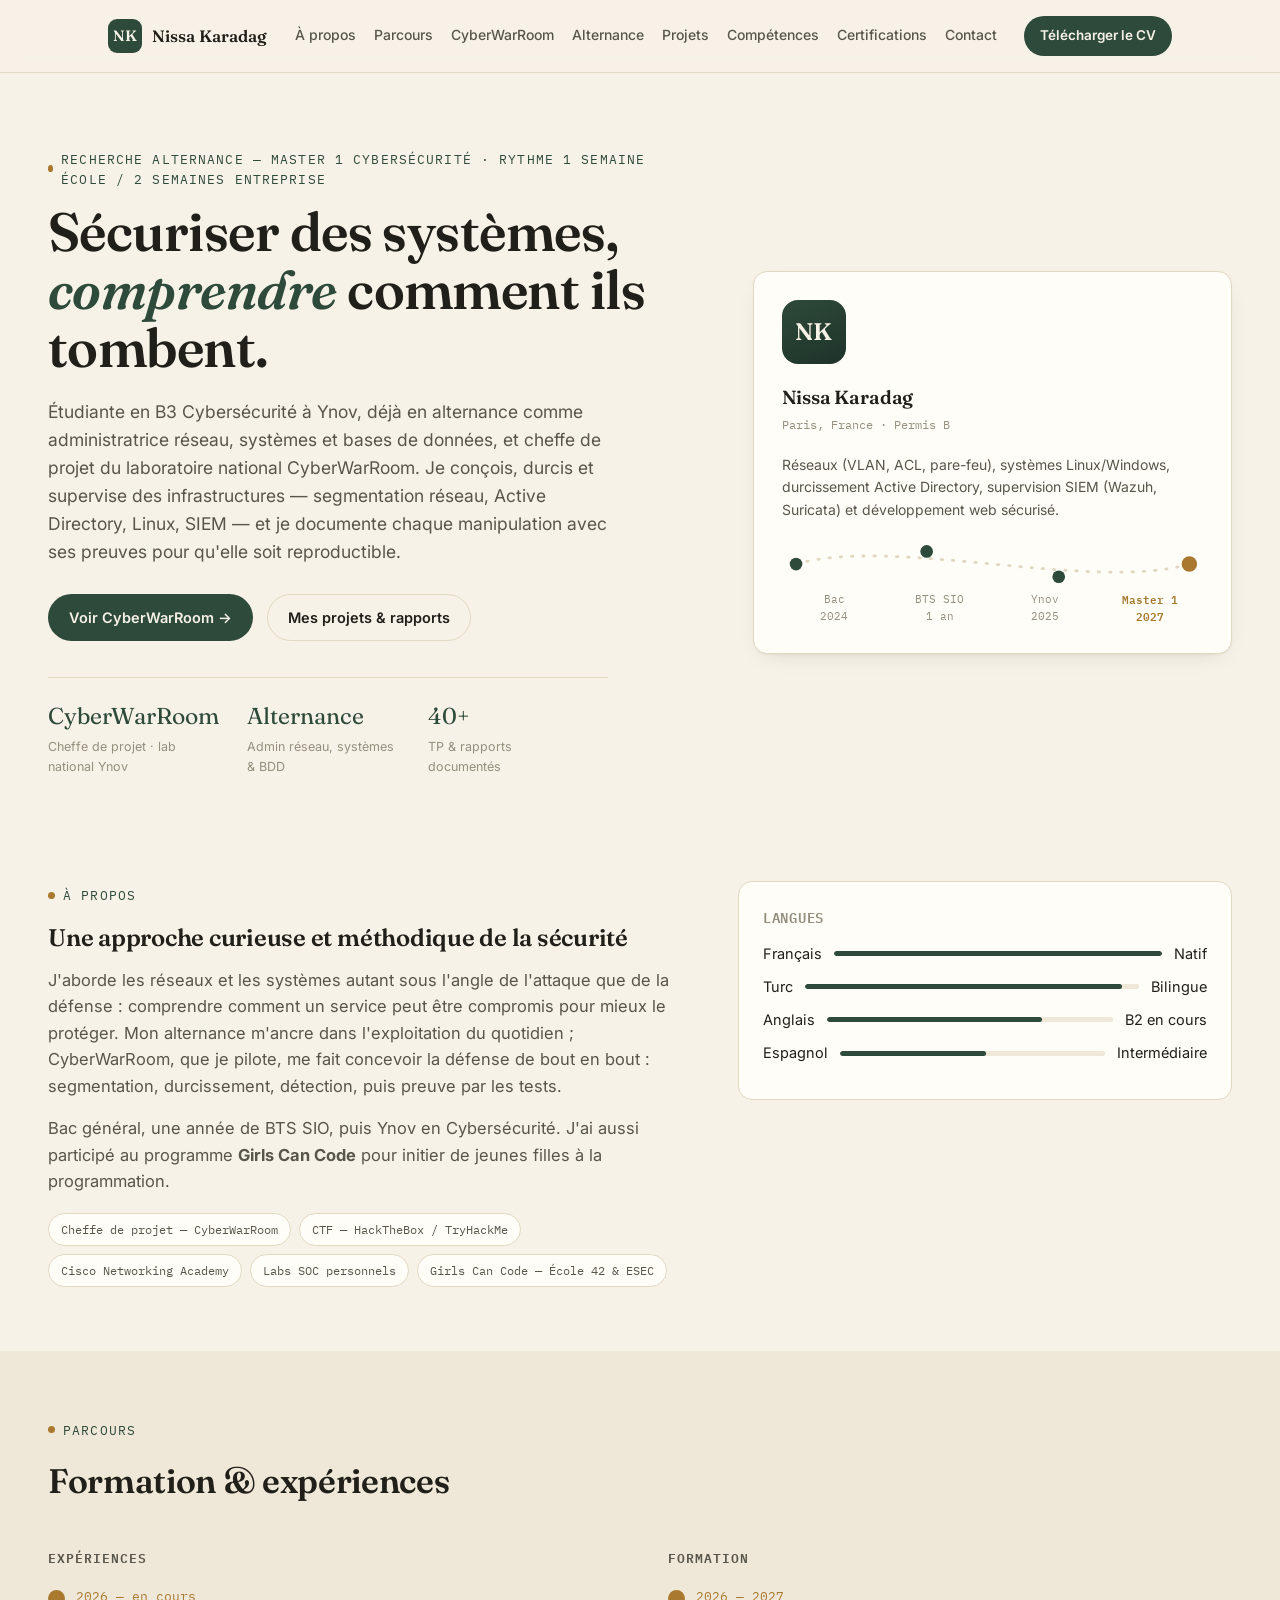
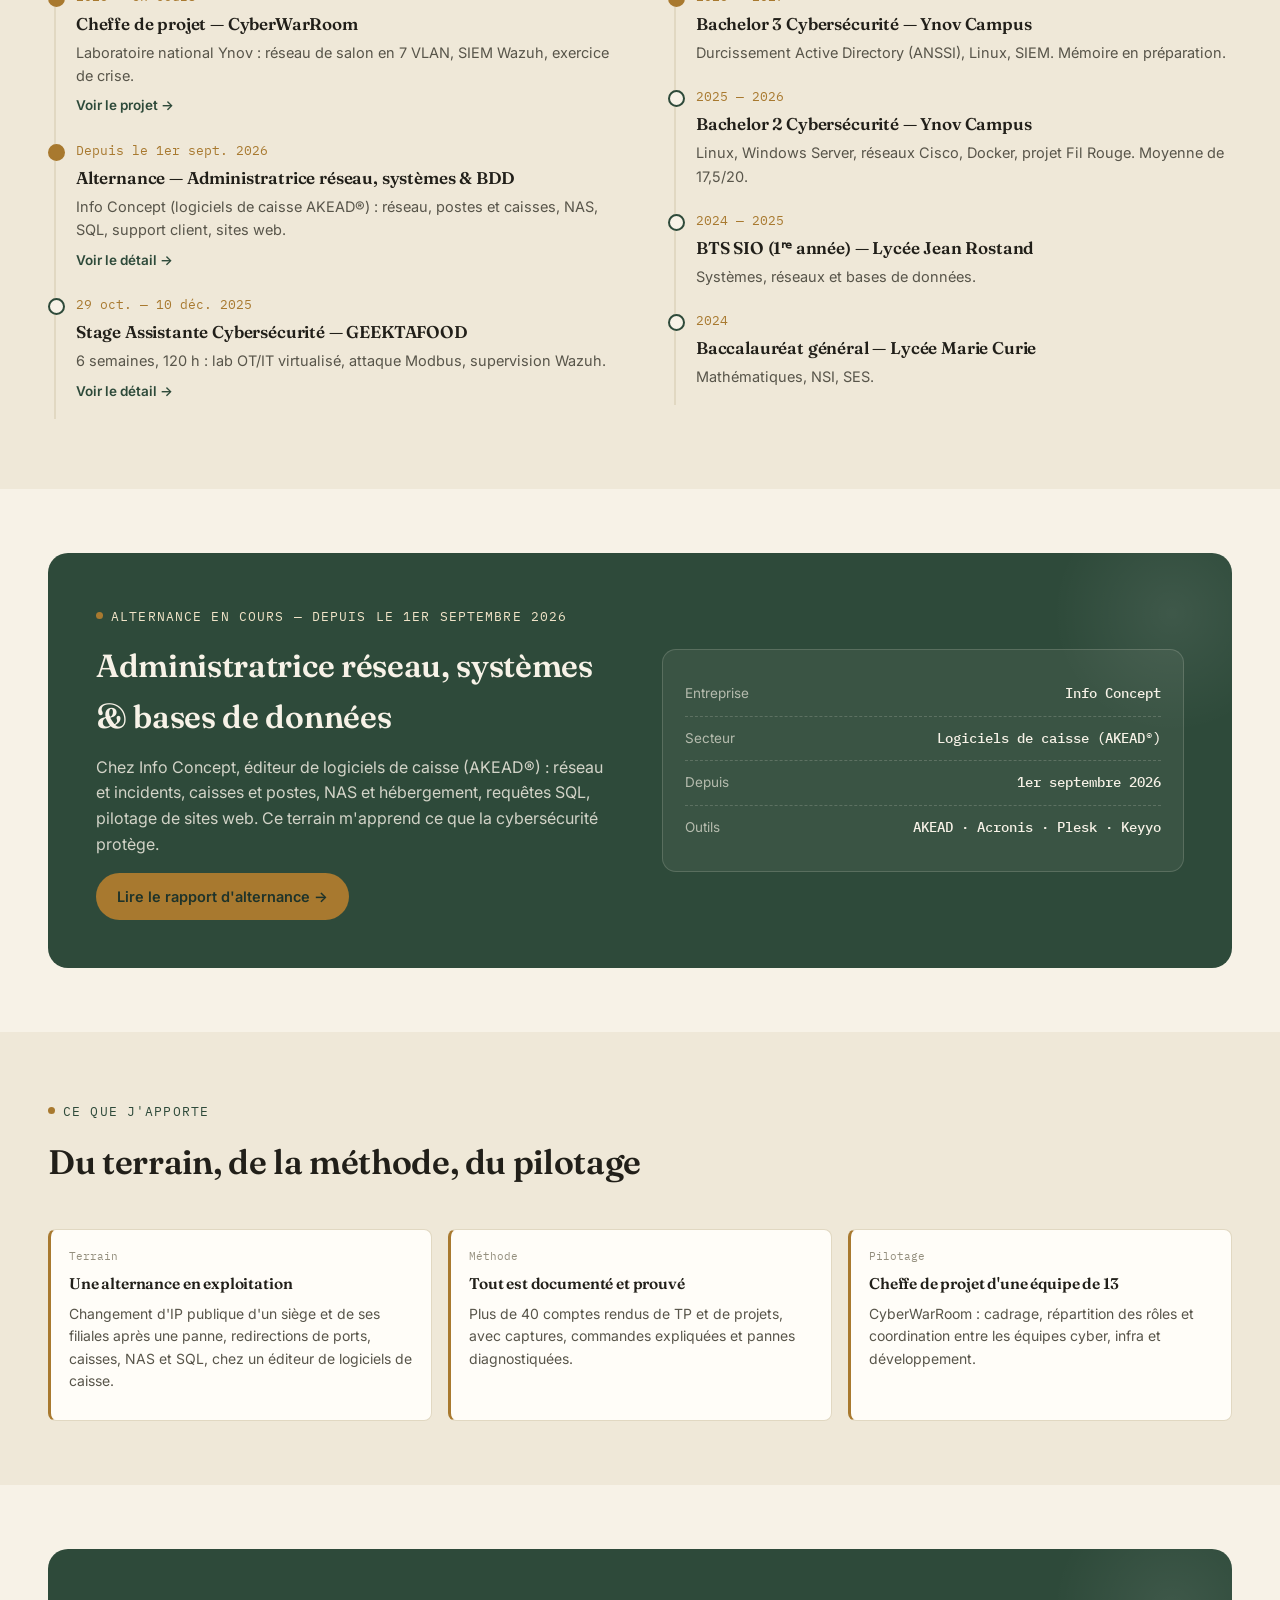
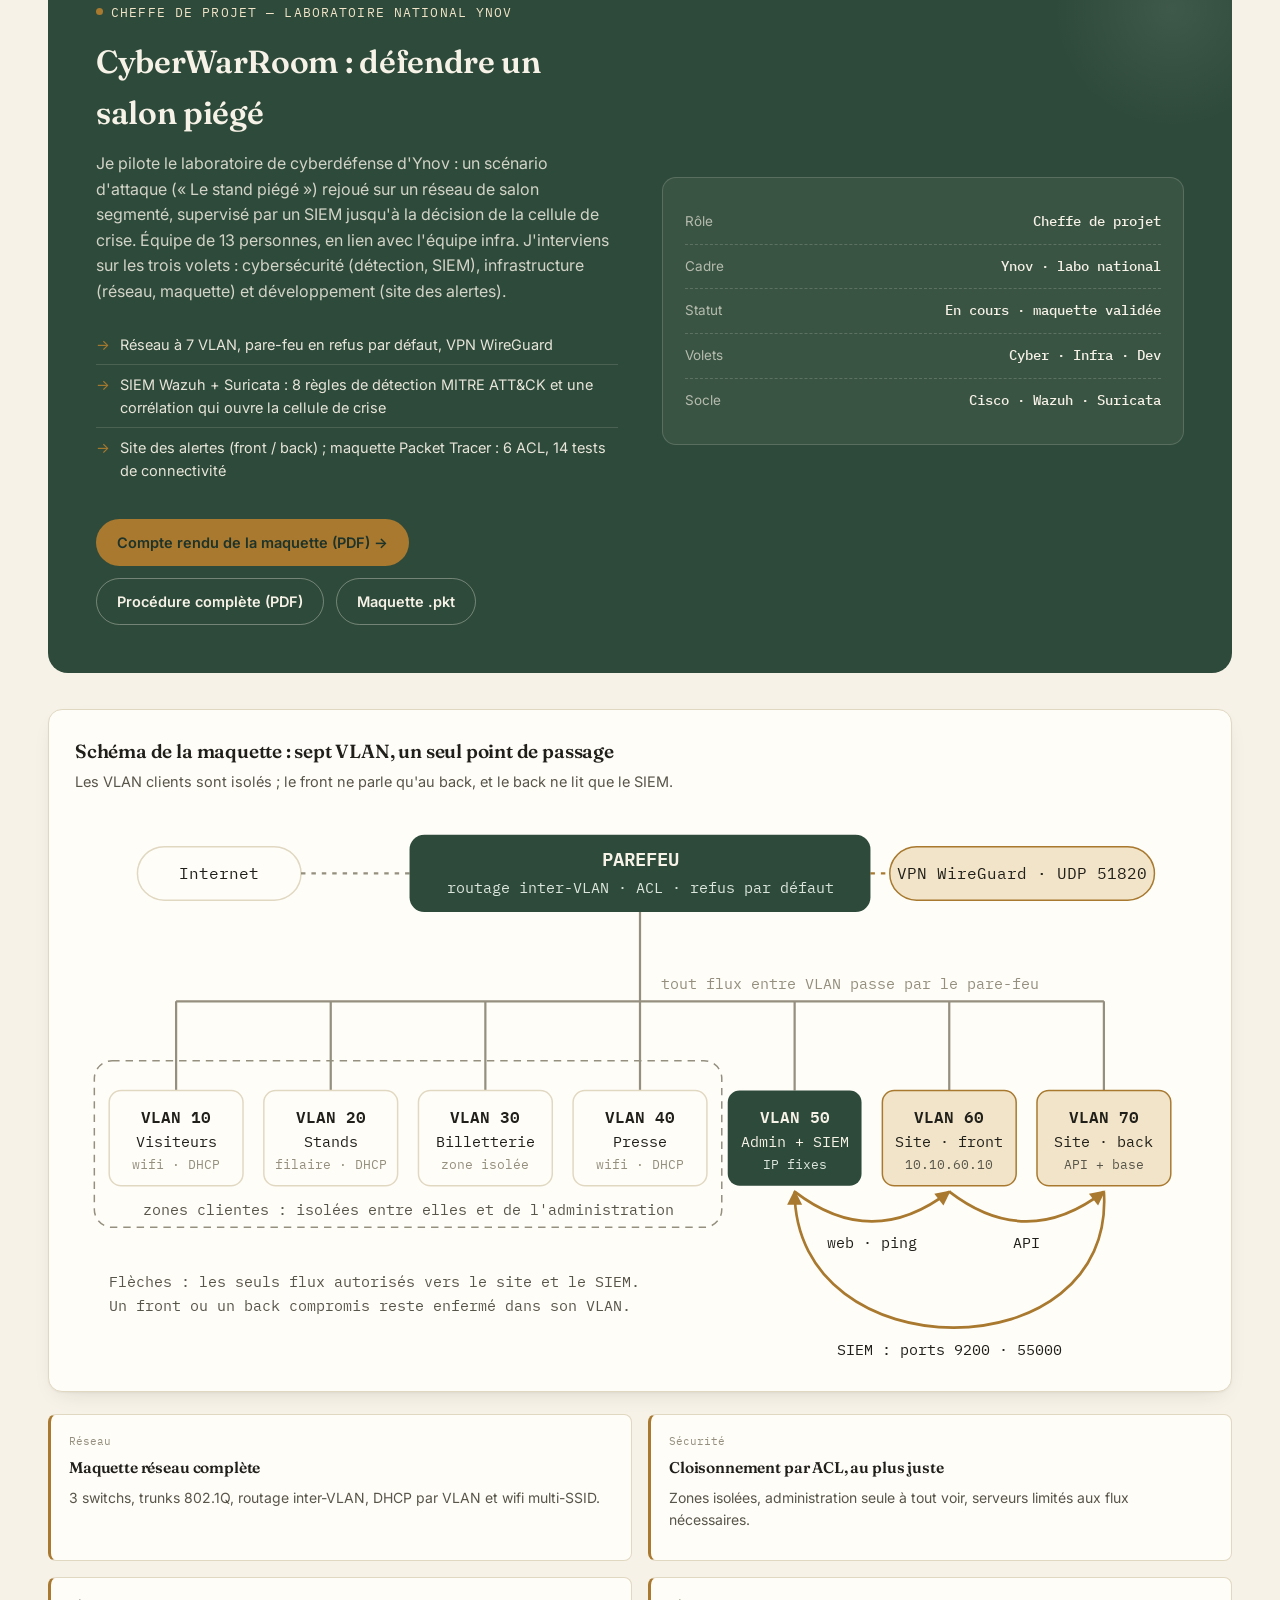
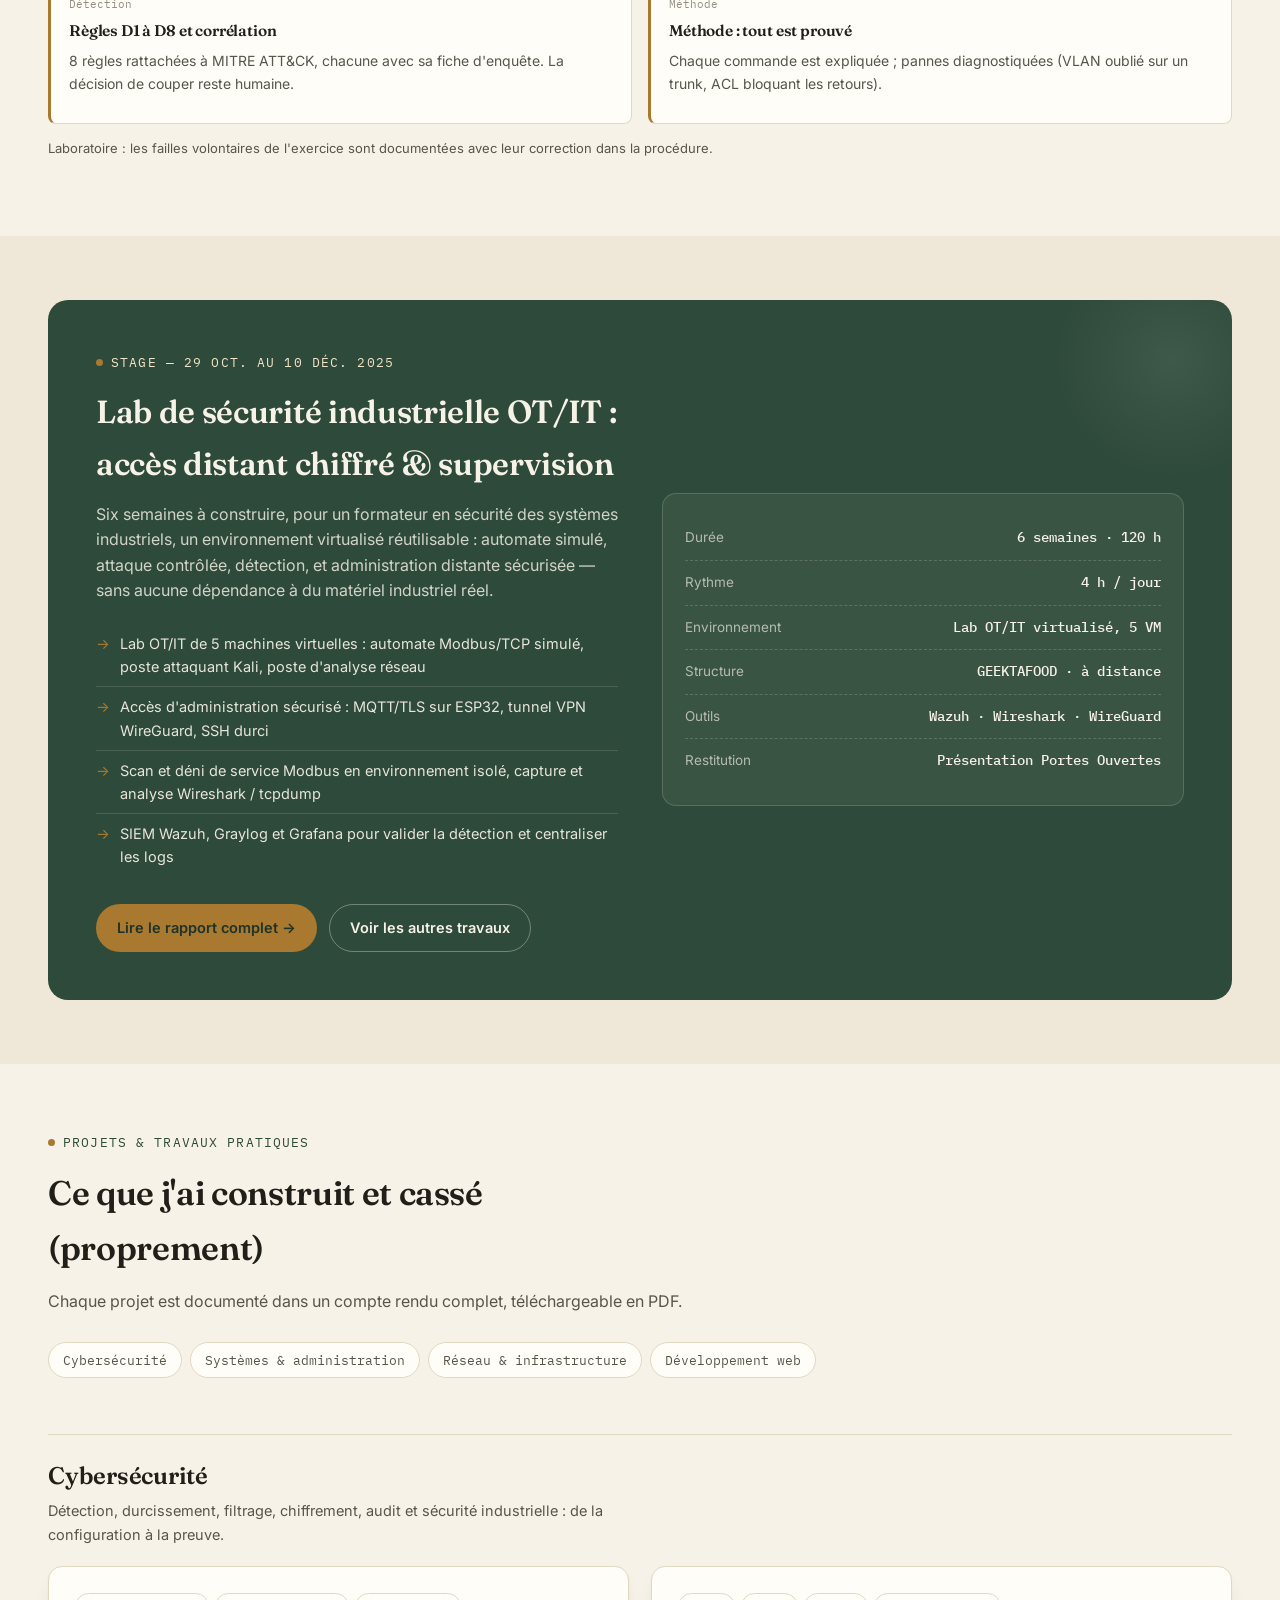
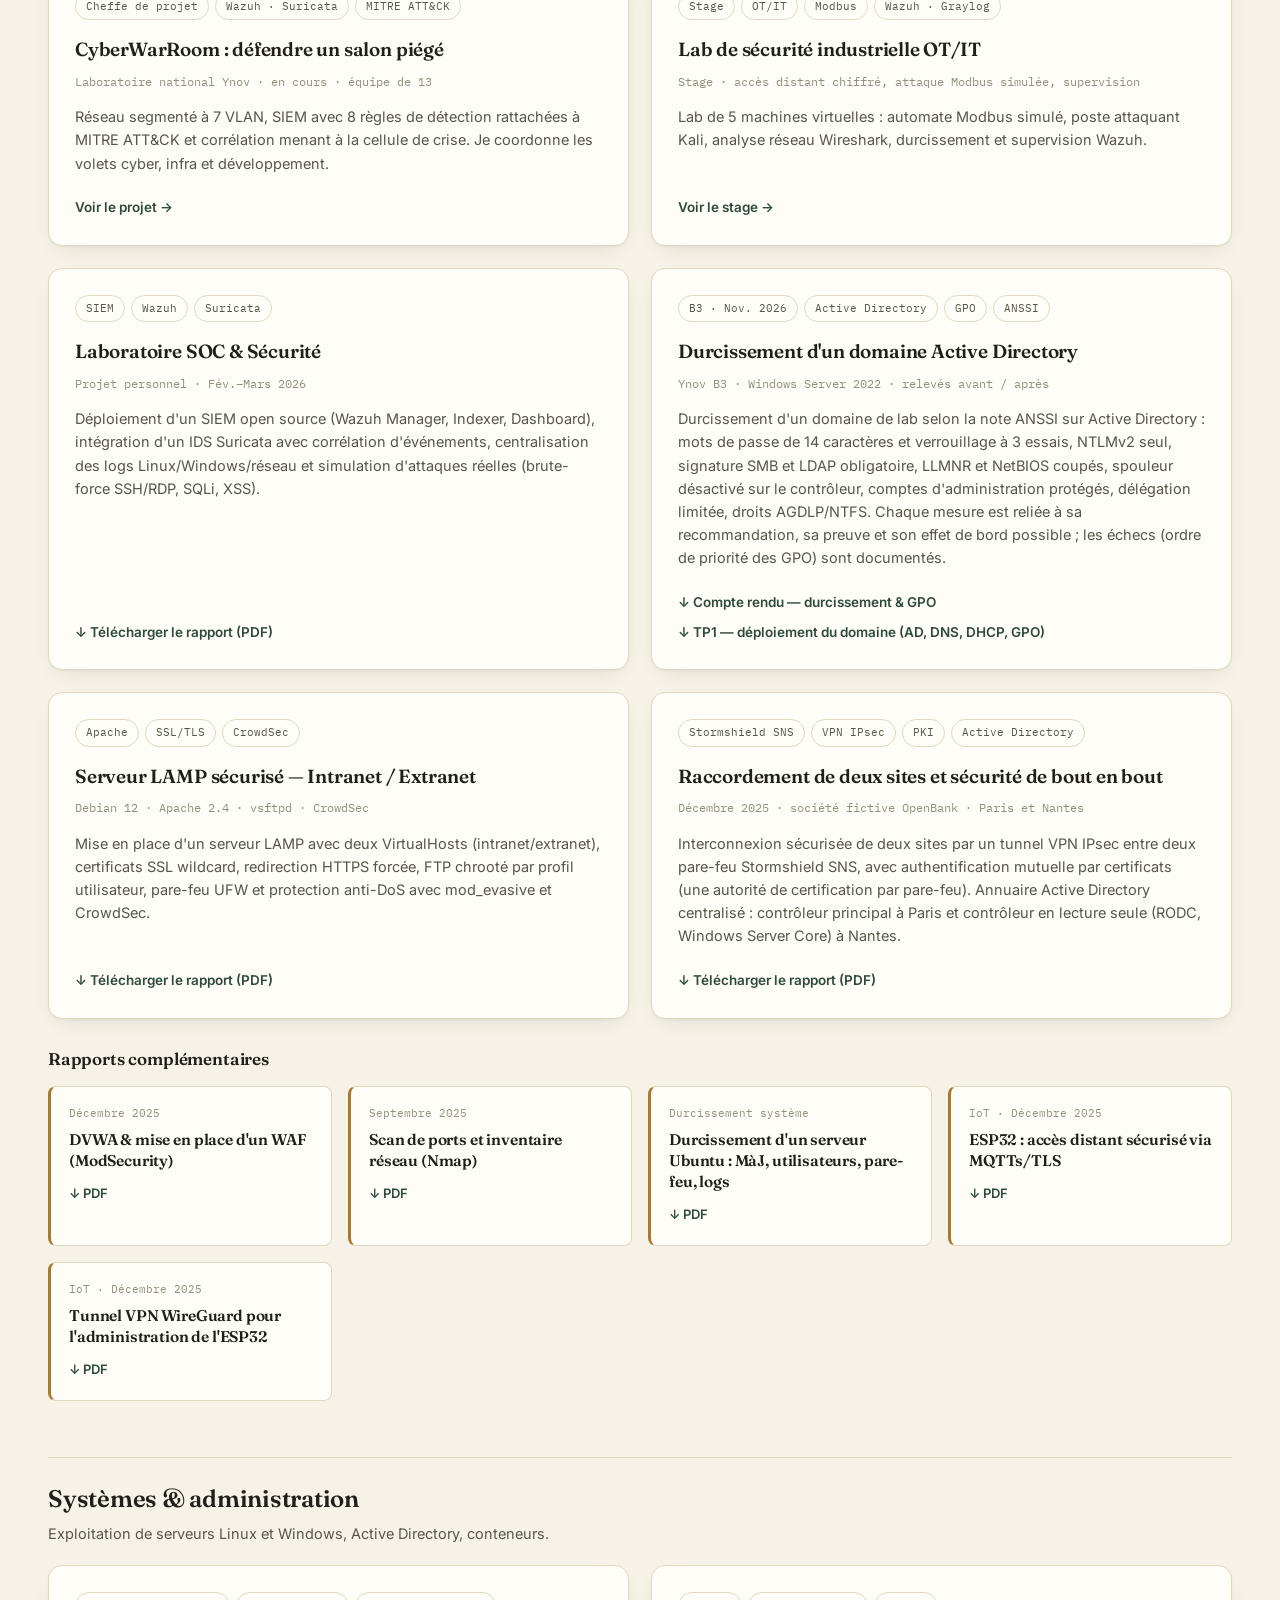
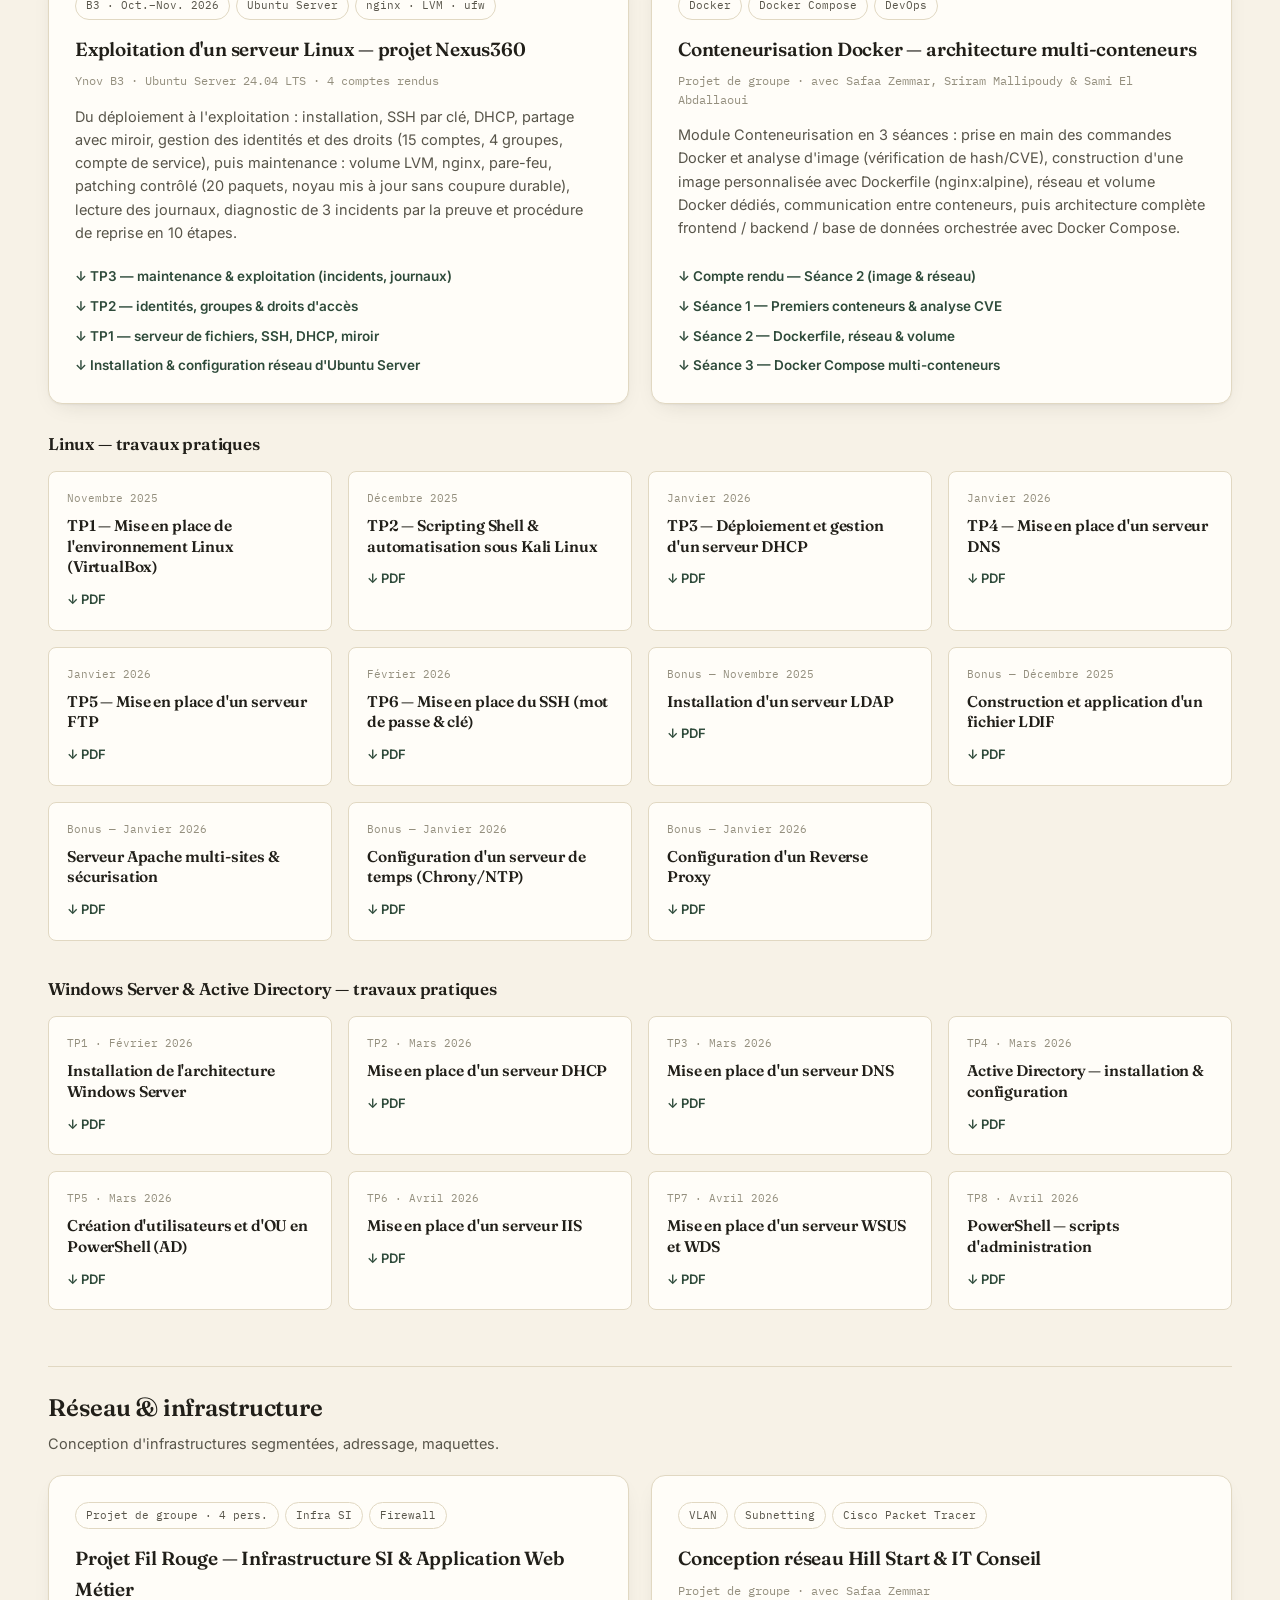
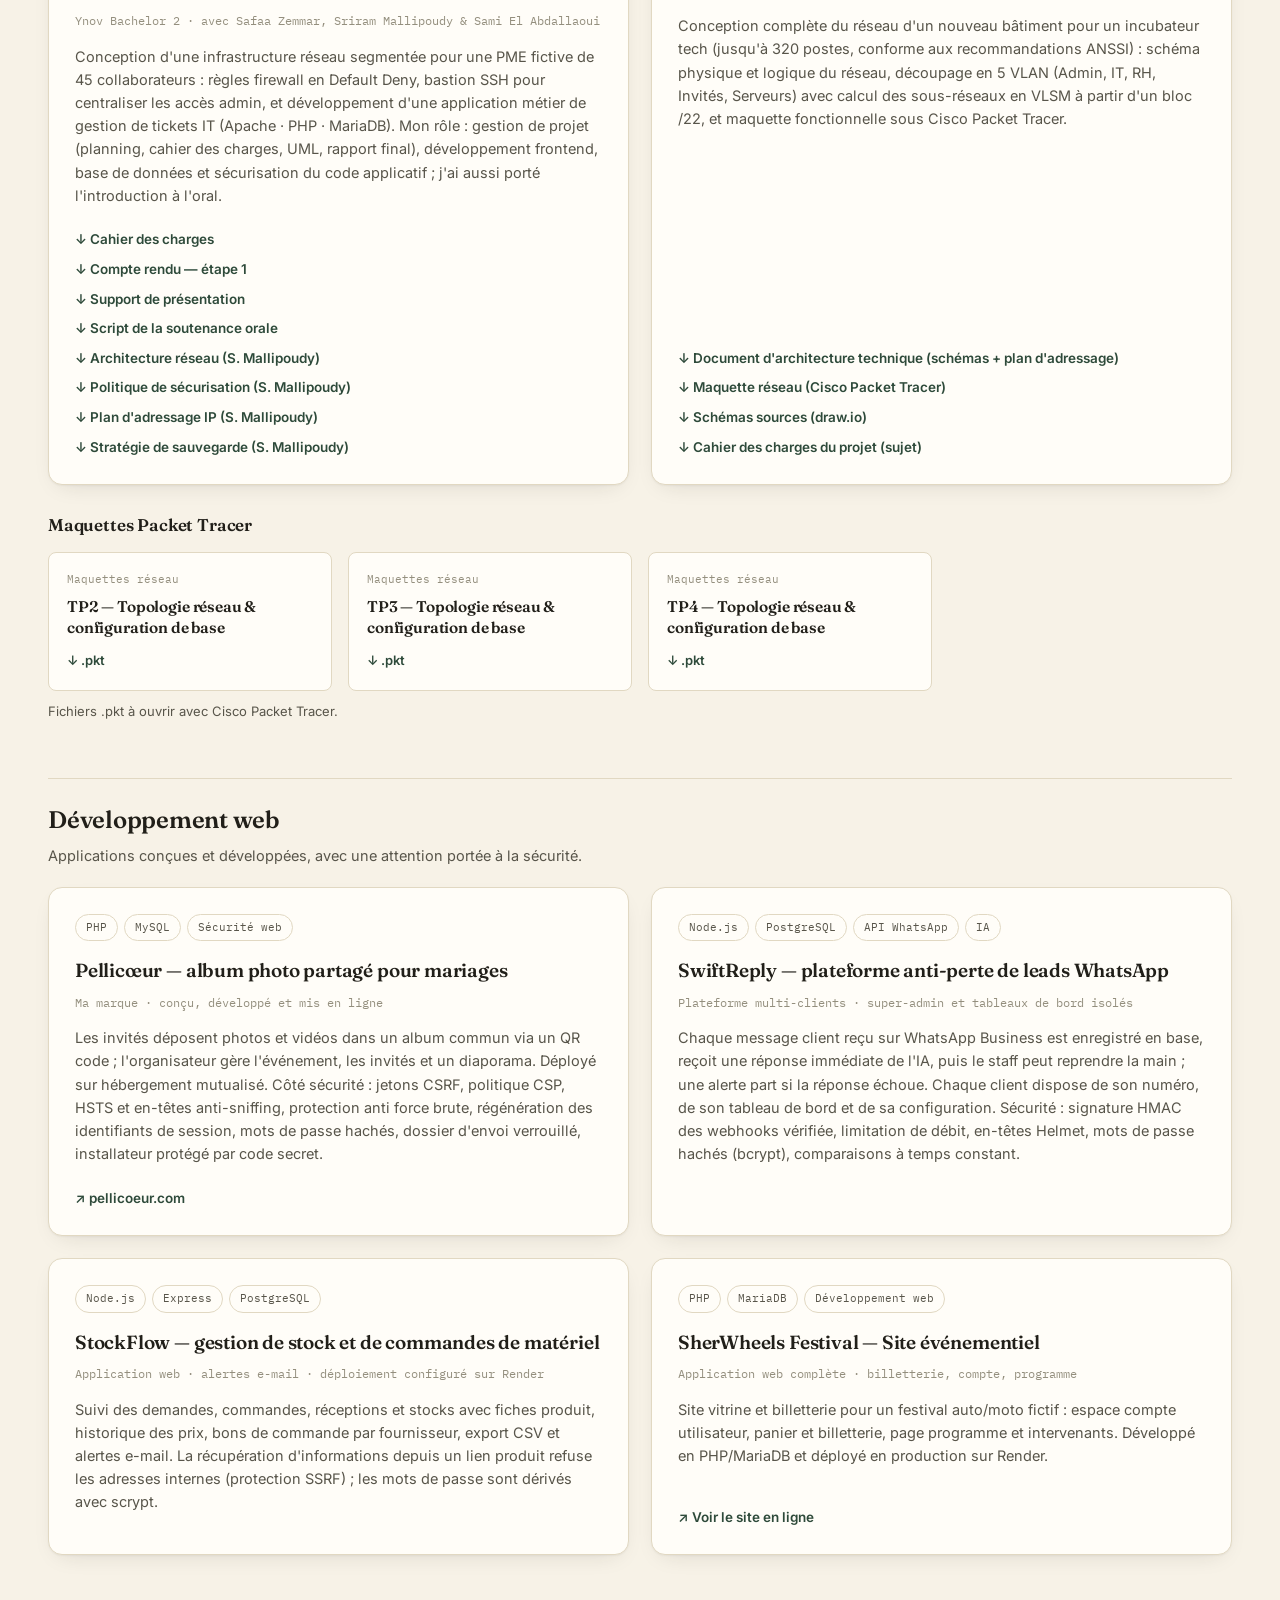
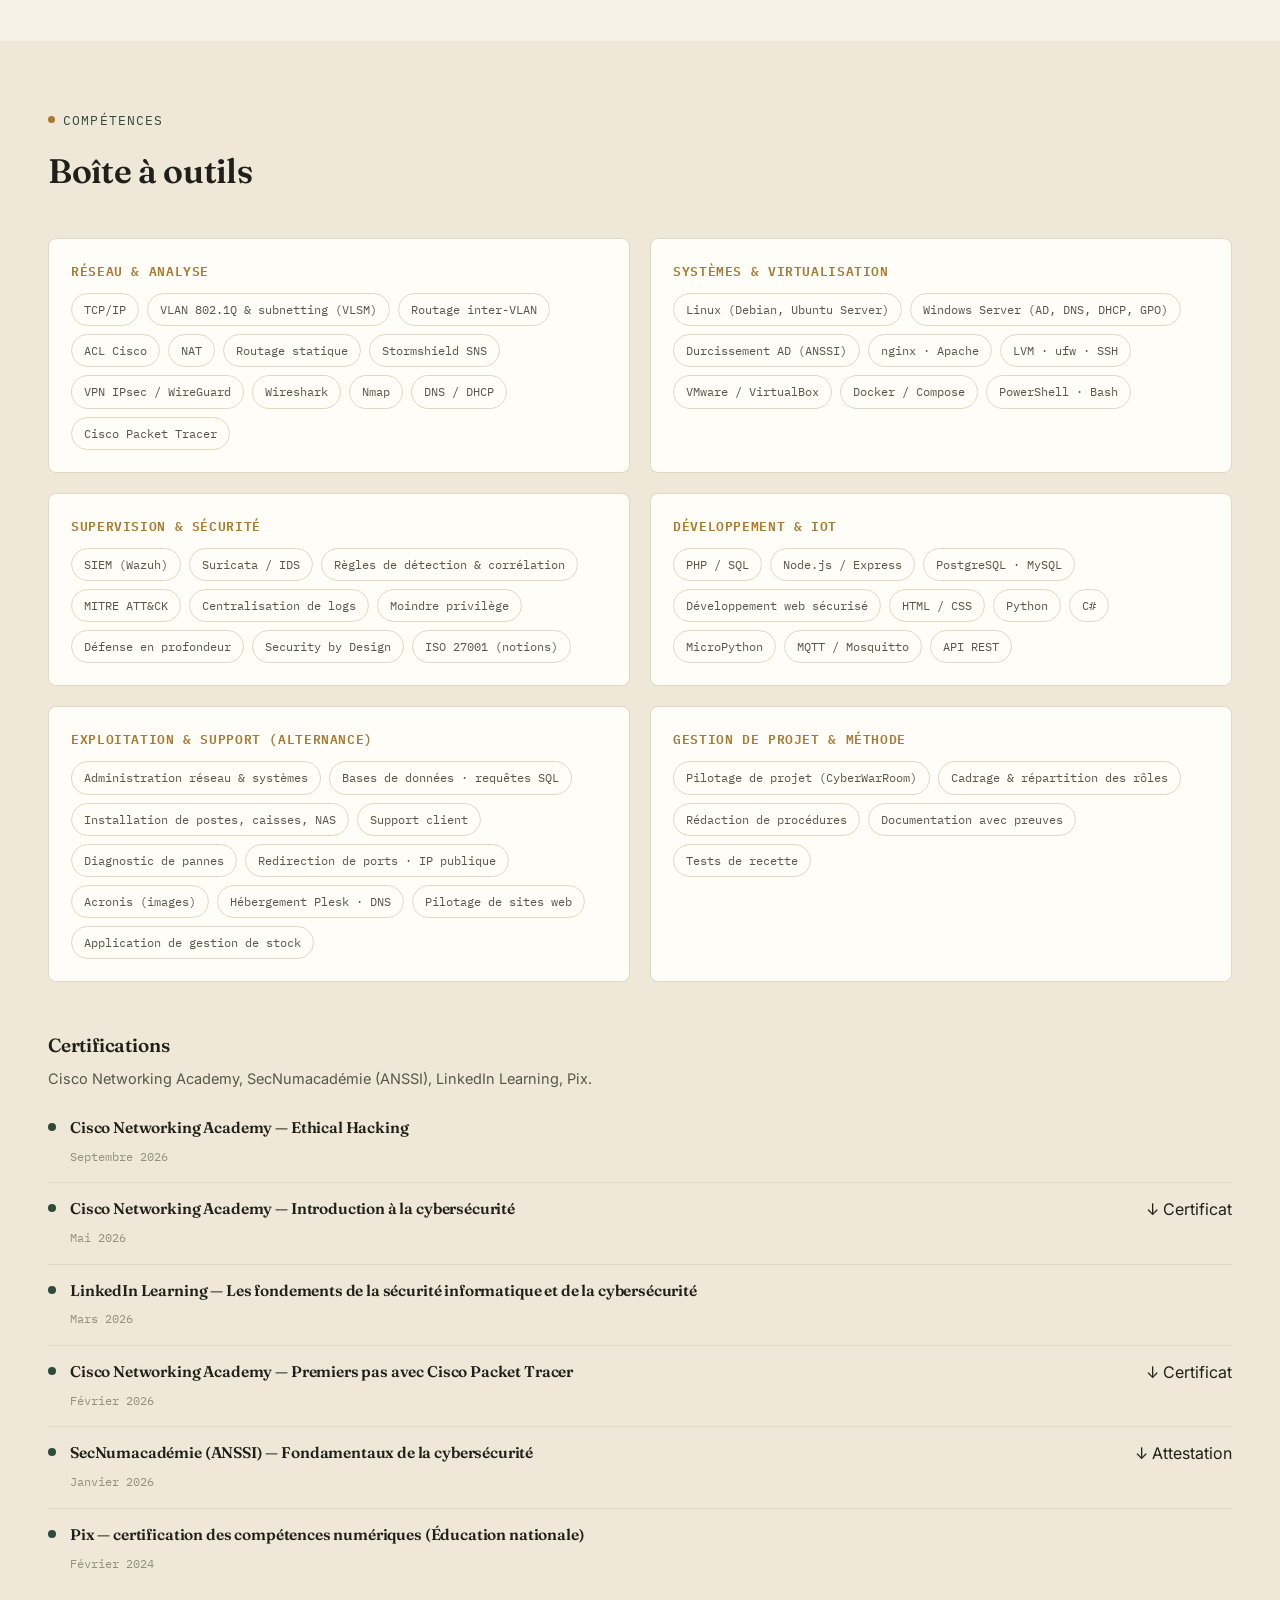
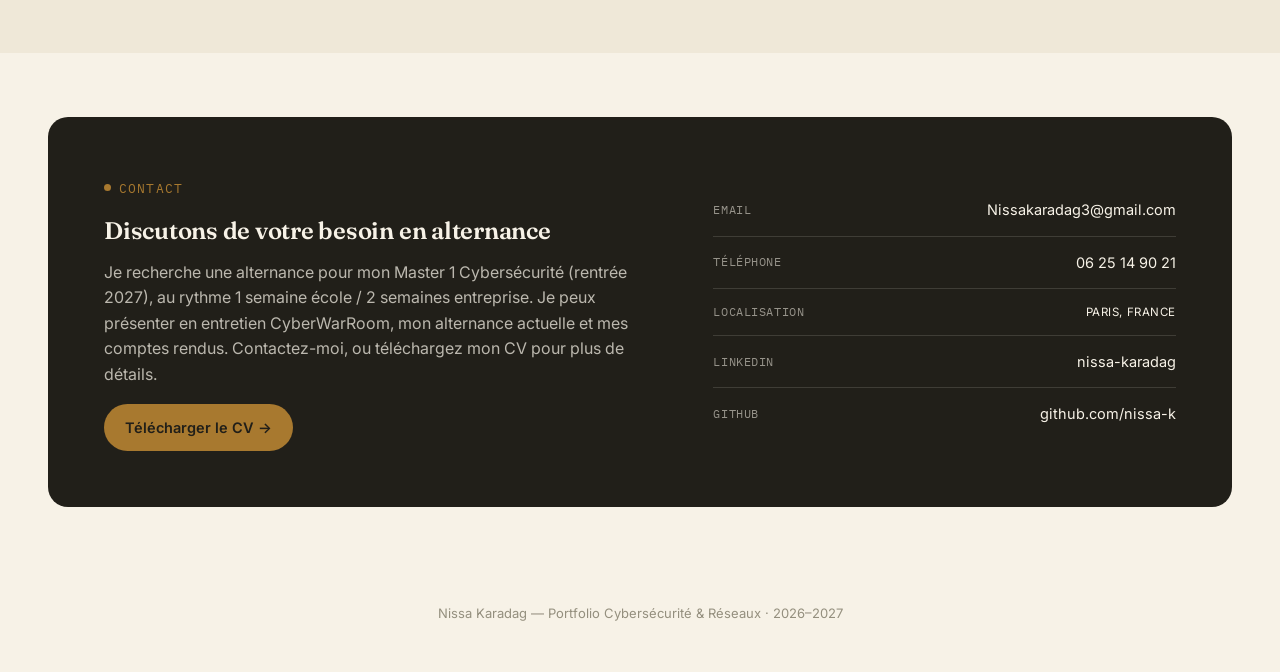
<file: index.html>
<!DOCTYPE html>
<html lang="fr">
<head>
<meta charset="UTF-8">
<meta name="viewport" content="width=device-width, initial-scale=1.0">
<title>Nissa Karadag — Portfolio Cybersécurité & Réseaux · Alternance Master 1</title>
<meta name="description" content="Portfolio de Nissa Karadag, B3 Cybersécurité à Ynov Campus, en alternance (administratrice réseau, systèmes et bases de données) et cheffe de projet du laboratoire national CyberWarRoom. Recherche une alternance en Master 1 Cybersécurité.">
<link rel="preconnect" href="https://fonts.googleapis.com">
<link rel="preconnect" href="https://fonts.gstatic.com" crossorigin>
<link href="https://fonts.googleapis.com/css2?family=Fraunces:ital,wght@0,500;0,600;1,500&family=Inter:wght@400;500;600;700&family=IBM+Plex+Mono:wght@400;500;600&display=swap" rel="stylesheet">
<meta property="og:title" content="Nissa Karadag — Portfolio Cybersécurité & Réseaux">
<meta property="og:description" content="Cheffe de projet CyberWarRoom (Ynov), alternante admin réseau/systèmes/BDD, B3 Cybersécurité. Recherche une alternance en Master 1.">
<meta property="og:type" content="website">
<link rel="stylesheet" href="assets/css/style.css?v=25">
</head>
<body>

<header class="topbar">
  <div class="topbar-inner">
    <a href="#top" class="brand">
      <span class="brand-mark">NK</span>
      <span>
        <span class="brand-name" style="display:block;">Nissa Karadag</span>
        <span class="brand-role">B3 Cybersécurité · Ynov Campus</span>
      </span>
    </a>
    <nav class="nav">
      <a href="#apropos">À propos</a>
      <a href="#parcours">Parcours</a>
      <a href="#cyberwarroom">CyberWarRoom</a>
      <a href="#alternance">Alternance</a>
      <a href="#projets">Projets</a>
      <a href="#competences">Compétences</a>
      <a href="#certifications">Certifications</a>
      <a href="#contact">Contact</a>
    </nav>
    <a href="assets/cv/CV_Nissa_Karadag.pdf" class="btn btn-primary btn-sm" download>Télécharger le CV</a>
    <button class="nav-toggle" aria-label="Menu">☰</button>
  </div>
</header>

<main id="top">

  <!-- ============ HERO ============ -->
  <section class="hero">
    <div class="container hero-grid">
      <div>
        <span class="eyebrow">Recherche alternance — Master 1 Cybersécurité · rythme 1 semaine école / 2 semaines entreprise</span>
        <h1>Sécuriser des systèmes, <span class="accent">comprendre</span> comment ils tombent.</h1>
        <p class="lead">
          Étudiante en B3 Cybersécurité à Ynov, déjà en alternance comme administratrice réseau,
          systèmes et bases de données, et cheffe de projet du laboratoire national CyberWarRoom.
          Je conçois, durcis et supervise des infrastructures — segmentation réseau, Active Directory,
          Linux, SIEM — et je documente chaque manipulation avec ses preuves pour qu'elle soit reproductible.
        </p>
        <div class="hero-actions">
          <a href="#cyberwarroom" class="btn btn-primary">Voir CyberWarRoom →</a>
          <a href="#projets" class="btn btn-ghost">Mes projets & rapports</a>
        </div>
        <div class="hero-facts">
          <div><div class="n">CyberWarRoom</div><div class="l">Cheffe de projet · lab national Ynov</div></div>
          <div><div class="n">Alternance</div><div class="l">Admin réseau, systèmes & BDD</div></div>
          <div><div class="n">40+</div><div class="l">TP & rapports documentés</div></div>
        </div>
      </div>

      <div class="id-card">
        <div class="avatar">NK</div>
        <h3>Nissa Karadag</h3>
        <div class="sub">Paris, France · Permis B</div>
        <p style="font-size:14px; margin-bottom:0;">
          Réseaux (VLAN, ACL, pare-feu), systèmes Linux/Windows, durcissement Active Directory,
          supervision SIEM (Wazuh, Suricata) et développement web sécurisé.
        </p>

        <div class="path-line">
          <svg viewBox="0 0 300 30" preserveAspectRatio="none">
            <path d="M10,15 C 80,-5 220,35 290,15" fill="none" stroke="#E1D8C2" stroke-width="2" stroke-dasharray="1 7" stroke-linecap="round"/>
            <circle cx="10" cy="15" r="4.5" fill="#2E4A3A"/>
            <circle cx="103" cy="6" r="4.5" fill="#2E4A3A"/>
            <circle cx="197" cy="24" r="4.5" fill="#2E4A3A"/>
            <circle cx="290" cy="15" r="5.5" fill="#A8792F"/>
          </svg>
        </div>
        <div class="path-labels">
          <span>Bac<br>2024</span>
          <span>BTS SIO<br>1 an</span>
          <span>Ynov<br>2025</span>
          <span class="now">Master 1<br>2027</span>
        </div>
      </div>
    </div>
  </section>

  <!-- ============ À PROPOS ============ -->
  <section id="apropos">
    <div class="container about-grid">
      <div>
        <span class="eyebrow">À propos</span>
        <h2>Une approche curieuse et méthodique de la sécurité</h2>
        <p>
          J'aborde les réseaux et les systèmes autant sous l'angle de l'attaque que de la défense : comprendre comment
          un service peut être compromis pour mieux le protéger. Mon alternance m'ancre dans l'exploitation du quotidien ;
          CyberWarRoom, que je pilote, me fait concevoir la défense de bout en bout : segmentation, durcissement,
          détection, puis preuve par les tests.
        </p>
        <p>
          Bac général, une année de BTS SIO, puis Ynov en Cybersécurité. J'ai aussi participé au programme
          <strong>Girls Can Code</strong> pour initier de jeunes filles à la programmation.
        </p>
        <div class="about-tags">
          <span class="tag">Cheffe de projet — CyberWarRoom</span>
          <span class="tag">CTF — HackTheBox / TryHackMe</span>
          <span class="tag">Cisco Networking Academy</span>
          <span class="tag">Labs SOC personnels</span>
          <span class="tag">Girls Can Code — École 42 & ESEC</span>
        </div>
      </div>

      <div class="about-side">
        <h4>Langues</h4>
        <div class="lang-row"><span>Français</span><div class="lang-bar"><i style="width:100%"></i></div><span>Natif</span></div>
        <div class="lang-row"><span>Turc</span><div class="lang-bar"><i style="width:95%"></i></div><span>Bilingue</span></div>
        <div class="lang-row"><span>Anglais</span><div class="lang-bar"><i style="width:75%"></i></div><span>B2 en cours</span></div>
        <div class="lang-row"><span>Espagnol</span><div class="lang-bar"><i style="width:55%"></i></div><span>Intermédiaire</span></div>
      </div>
    </div>
  </section>

  <!-- ============ PARCOURS ============ -->
  <section id="parcours" class="alt">
    <div class="container">
      <div class="section-head">
        <span class="eyebrow">Parcours</span>
        <h2>Formation & expériences</h2>
      </div>
      <div class="tl-cols">
        <div>
          <h3 class="tl-col-title">Expériences</h3>
          <div class="timeline">
            <div class="tl-item current">
              <span class="tl-year">2026 — en cours</span>
              <h4>Cheffe de projet — CyberWarRoom</h4>
              <p>Laboratoire national Ynov : réseau de salon en 7 VLAN, SIEM Wazuh, exercice de crise.</p>
              <a href="#cyberwarroom" class="tl-link">Voir le projet →</a>
            </div>
            <div class="tl-item current">
              <span class="tl-year">Depuis le 1er sept. 2026</span>
              <h4>Alternance — Administratrice réseau, systèmes & BDD</h4>
              <p>Info Concept (logiciels de caisse AKEAD®) : réseau, postes et caisses, NAS, SQL, support client, sites web.</p>
              <a href="#alternance" class="tl-link">Voir le détail →</a>
            </div>
            <div class="tl-item">
              <span class="tl-year">29 oct. — 10 déc. 2025</span>
              <h4>Stage Assistante Cybersécurité — GEEKTAFOOD</h4>
              <p>6 semaines, 120 h : lab OT/IT virtualisé, attaque Modbus, supervision Wazuh.</p>
              <a href="#stage" class="tl-link">Voir le détail →</a>
            </div>
          </div>
        </div>
        <div>
          <h3 class="tl-col-title">Formation</h3>
          <div class="timeline">
            <div class="tl-item current">
              <span class="tl-year">2026 — 2027</span>
              <h4>Bachelor 3 Cybersécurité — Ynov Campus</h4>
              <p>Durcissement Active Directory (ANSSI), Linux, SIEM. Mémoire en préparation.</p>
            </div>
            <div class="tl-item">
              <span class="tl-year">2025 — 2026</span>
              <h4>Bachelor 2 Cybersécurité — Ynov Campus</h4>
              <p>Linux, Windows Server, réseaux Cisco, Docker, projet Fil Rouge. Moyenne de 17,5/20.</p>
            </div>
            <div class="tl-item">
              <span class="tl-year">2024 — 2025</span>
              <h4>BTS SIO (1ʳᵉ année) — Lycée Jean Rostand</h4>
              <p>Systèmes, réseaux et bases de données.</p>
            </div>
            <div class="tl-item">
              <span class="tl-year">2024</span>
              <h4>Baccalauréat général — Lycée Marie Curie</h4>
              <p>Mathématiques, NSI, SES.</p>
            </div>
          </div>
        </div>
      </div>
    </div>
  </section>

  <!-- ============ ALTERNANCE ============ -->
  <section id="alternance">
    <div class="container">
      <div class="spotlight">
        <div>
          <span class="eyebrow">Alternance en cours — depuis le 1er septembre 2026</span>
          <h2>Administratrice réseau, systèmes & bases de données</h2>
          <p>
            Chez Info Concept, éditeur de logiciels de caisse (AKEAD®) : réseau et incidents, caisses et postes,
            NAS et hébergement, requêtes SQL, pilotage de sites web. Ce terrain m'apprend ce que la cybersécurité protège.
          </p>
          <div class="spotlight-actions">
            <a href="rapport-alternance/index.html" class="btn btn-primary">Lire le rapport d'alternance →</a>
          </div>
        </div>
        <div class="spotlight-panel">
          <div class="kv"><span>Entreprise</span><b>Info Concept</b></div>
          <div class="kv"><span>Secteur</span><b>Logiciels de caisse (AKEAD®)</b></div>
          <div class="kv"><span>Depuis</span><b>1er septembre 2026</b></div>
          <div class="kv"><span>Outils</span><b>AKEAD · Acronis · Plesk · Keyyo</b></div>
        </div>
      </div>
    </div>
  </section>

  <!-- ============ CE QUE J'APPORTE ============ -->
  <section id="apport" class="alt">
    <div class="container">
      <div class="section-head">
        <span class="eyebrow">Ce que j'apporte</span>
        <h2>Du terrain, de la méthode, du pilotage</h2>
      </div>
      <div class="deliv-grid" style="grid-template-columns:repeat(3,1fr); margin-top:0;">
        <div class="tp-card accent">
          <div class="meta">Terrain</div>
          <h4>Une alternance en exploitation</h4>
          <p>Changement d'IP publique d'un siège et de ses filiales après une panne, redirections de ports, caisses, NAS et SQL, chez un éditeur de logiciels de caisse.</p>
        </div>
        <div class="tp-card accent">
          <div class="meta">Méthode</div>
          <h4>Tout est documenté et prouvé</h4>
          <p>Plus de 40 comptes rendus de TP et de projets, avec captures, commandes expliquées et pannes diagnostiquées.</p>
        </div>
        <div class="tp-card accent">
          <div class="meta">Pilotage</div>
          <h4>Cheffe de projet d'une équipe de 13</h4>
          <p>CyberWarRoom : cadrage, répartition des rôles et coordination entre les équipes cyber, infra et développement.</p>
        </div>
      </div>
    </div>
  </section>

  <!-- ============ CYBERWARROOM ============ -->
  <section id="cyberwarroom">
    <div class="container">
      <div class="spotlight">
        <div>
          <span class="eyebrow">Cheffe de projet — laboratoire national Ynov</span>
          <h2>CyberWarRoom : défendre un salon piégé</h2>
          <p>
            Je pilote le laboratoire de cyberdéfense d'Ynov : un scénario d'attaque (« Le stand piégé ») rejoué sur un
            réseau de salon segmenté, supervisé par un SIEM jusqu'à la décision de la cellule de crise.
            Équipe de 13 personnes, en lien avec l'équipe infra. J'interviens sur les trois volets :
            cybersécurité (détection, SIEM), infrastructure (réseau, maquette) et développement (site des alertes).
          </p>
          <ul>
            <li>Réseau à 7 VLAN, pare-feu en refus par défaut, VPN WireGuard</li>
            <li>SIEM Wazuh + Suricata : 8 règles de détection MITRE ATT&CK et une corrélation qui ouvre la cellule de crise</li>
            <li>Site des alertes (front / back) ; maquette Packet Tracer : 6 ACL, 14 tests de connectivité</li>
          </ul>
          <div class="spotlight-actions">
            <a href="assets/docs/CyberWarRoom-CR-Maquette-PacketTracer.pdf" class="btn btn-primary" download>Compte rendu de la maquette (PDF) →</a>
            <a href="assets/docs/CyberWarRoom-Procedure-Infra-SIEM.pdf" class="btn btn-ghost" download>Procédure complète (PDF)</a>
            <a href="assets/docs/CyberWarRoom-Maquette-PacketTracer.pkt" class="btn btn-ghost" download>Maquette .pkt</a>
          </div>
        </div>
        <div class="spotlight-panel">
          <div class="kv"><span>Rôle</span><b>Cheffe de projet</b></div>
          <div class="kv"><span>Cadre</span><b>Ynov · labo national</b></div>
          <div class="kv"><span>Statut</span><b>En cours · maquette validée</b></div>
          <div class="kv"><span>Volets</span><b>Cyber · Infra · Dev</b></div>
          <div class="kv"><span>Socle</span><b>Cisco · Wazuh · Suricata</b></div>
        </div>
      </div>

      <div class="arch-card">
        <h3>Schéma de la maquette : sept VLAN, un seul point de passage</h3>
        <p>Les VLAN clients sont isolés ; le front ne parle qu'au back, et le back ne lit que le SIEM.</p>
        <div class="arch-scroll">
<svg viewBox="0 0 760 380" xmlns="http://www.w3.org/2000/svg" role="img" aria-labelledby="arch-t arch-d">
  <title id="arch-t">Architecture CyberWarRoom : 7 VLAN autour d'un pare-feu</title>
  <desc id="arch-d">Le pare-feu relie Internet, le VPN WireGuard et sept VLAN. Les VLAN clients 10 à 40 sont isolés. Seuls trois flux sont autorisés : administration vers front, front vers back, back vers SIEM.</desc>
  <defs>
    <marker id="ar" viewBox="0 0 10 10" refX="8" refY="5" markerWidth="7" markerHeight="7" orient="auto-start-reverse">
      <path d="M1,1 L9,5 L1,9 z" fill="#A8792F"/>
    </marker>
  </defs>

  <!-- Internet + VPN -->
  <rect x="42" y="26" width="110" height="36" rx="18" fill="#FFFDF8" stroke="#E1D8C2"/>
  <text x="97" y="48" text-anchor="middle" font-size="11">Internet</text>
  <path d="M152,44 H225" stroke="#948F7E" stroke-width="1.5" stroke-dasharray="3 4"/>
  <rect x="548" y="26" width="178" height="36" rx="18" fill="#F1E4C8" stroke="#A8792F"/>
  <text x="637" y="48" text-anchor="middle" font-size="10.5">VPN WireGuard · UDP 51820</text>
  <path d="M535,44 H548" stroke="#A8792F" stroke-width="1.5" stroke-dasharray="3 4"/>

  <!-- Pare-feu -->
  <rect x="225" y="18" width="310" height="52" rx="10" fill="#2E4A3A"/>
  <text x="380" y="39" text-anchor="middle" font-size="13" font-weight="600" style="fill:#F7F2E7">PAREFEU</text>
  <text x="380" y="57" text-anchor="middle" font-size="10" style="fill:#DCE6DD">routage inter-VLAN · ACL · refus par défaut</text>

  <!-- Bus -->
  <path d="M380,70 V130 M68,130 H692 M68,130 V190 M172,130 V190 M276,130 V190 M380,130 V190 M484,130 V190 M588,130 V190 M692,130 V190" stroke="#948F7E" stroke-width="1.5" fill="none"/>
  <text x="394" y="122" font-size="10" style="fill:#948F7E">tout flux entre VLAN passe par le pare-feu</text>

  <!-- Zones clientes -->
  <rect x="13" y="170" width="422" height="112" rx="12" fill="none" stroke="#948F7E" stroke-dasharray="5 4"/>
  <text x="224" y="274" text-anchor="middle" font-size="10" style="fill:#58554A">zones clientes : isolées entre elles et de l'administration</text>

  <g>
    <rect x="23" y="190" width="90" height="64" rx="8" fill="#FFFDF8" stroke="#E1D8C2"/>
    <text x="68" y="212" text-anchor="middle" font-size="11" font-weight="600">VLAN 10</text>
    <text x="68" y="228" text-anchor="middle" font-size="10">Visiteurs</text>
    <text x="68" y="243" text-anchor="middle" font-size="8.5" style="fill:#948F7E">wifi · DHCP</text>

    <rect x="127" y="190" width="90" height="64" rx="8" fill="#FFFDF8" stroke="#E1D8C2"/>
    <text x="172" y="212" text-anchor="middle" font-size="11" font-weight="600">VLAN 20</text>
    <text x="172" y="228" text-anchor="middle" font-size="10">Stands</text>
    <text x="172" y="243" text-anchor="middle" font-size="8.5" style="fill:#948F7E">filaire · DHCP</text>

    <rect x="231" y="190" width="90" height="64" rx="8" fill="#FFFDF8" stroke="#E1D8C2"/>
    <text x="276" y="212" text-anchor="middle" font-size="11" font-weight="600">VLAN 30</text>
    <text x="276" y="228" text-anchor="middle" font-size="10">Billetterie</text>
    <text x="276" y="243" text-anchor="middle" font-size="8.5" style="fill:#948F7E">zone isolée</text>

    <rect x="335" y="190" width="90" height="64" rx="8" fill="#FFFDF8" stroke="#E1D8C2"/>
    <text x="380" y="212" text-anchor="middle" font-size="11" font-weight="600">VLAN 40</text>
    <text x="380" y="228" text-anchor="middle" font-size="10">Presse</text>
    <text x="380" y="243" text-anchor="middle" font-size="8.5" style="fill:#948F7E">wifi · DHCP</text>
  </g>

  <!-- Admin + SIEM -->
  <rect x="439" y="190" width="90" height="64" rx="8" fill="#2E4A3A"/>
  <text x="484" y="212" text-anchor="middle" font-size="11" font-weight="600" style="fill:#F7F2E7">VLAN 50</text>
  <text x="484" y="228" text-anchor="middle" font-size="10" style="fill:#F7F2E7">Admin + SIEM</text>
  <text x="484" y="243" text-anchor="middle" font-size="8.5" style="fill:#DCE6DD">IP fixes</text>

  <!-- Site des alertes -->
  <rect x="543" y="190" width="90" height="64" rx="8" fill="#F1E4C8" stroke="#A8792F"/>
  <text x="588" y="212" text-anchor="middle" font-size="11" font-weight="600">VLAN 60</text>
  <text x="588" y="228" text-anchor="middle" font-size="10">Site · front</text>
  <text x="588" y="243" text-anchor="middle" font-size="8.5" style="fill:#58554A">10.10.60.10</text>

  <rect x="647" y="190" width="90" height="64" rx="8" fill="#F1E4C8" stroke="#A8792F"/>
  <text x="692" y="212" text-anchor="middle" font-size="11" font-weight="600">VLAN 70</text>
  <text x="692" y="228" text-anchor="middle" font-size="10">Site · back</text>
  <text x="692" y="243" text-anchor="middle" font-size="8.5" style="fill:#58554A">API + base</text>

  <!-- Flux autorisés -->
  <path d="M484,258 Q536,298 588,258" fill="none" stroke="#A8792F" stroke-width="1.8" marker-end="url(#ar)"/>
  <text x="536" y="296" text-anchor="middle" font-size="10">web · ping</text>
  <path d="M588,258 Q640,298 692,258" fill="none" stroke="#A8792F" stroke-width="1.8" marker-end="url(#ar)"/>
  <text x="640" y="296" text-anchor="middle" font-size="10">API</text>
  <path d="M692,258 C 700,380 484,380 484,258" fill="none" stroke="#A8792F" stroke-width="1.8" marker-end="url(#ar)"/>
  <text x="588" y="368" text-anchor="middle" font-size="10">SIEM : ports 9200 · 55000</text>

  <text x="23" y="322" font-size="10" style="fill:#58554A">Flèches : les seuls flux autorisés vers le site et le SIEM.</text>
  <text x="23" y="338" font-size="10" style="fill:#58554A">Un front ou un back compromis reste enfermé dans son VLAN.</text>
</svg>

        </div>
        
      </div>

      <div class="deliv-grid">
        <div class="tp-card accent">
          <div class="meta">Réseau</div>
          <h4>Maquette réseau complète</h4>
          <p>3 switchs, trunks 802.1Q, routage inter-VLAN, DHCP par VLAN et wifi multi-SSID.</p>
        </div>
        <div class="tp-card accent">
          <div class="meta">Sécurité</div>
          <h4>Cloisonnement par ACL, au plus juste</h4>
          <p>Zones isolées, administration seule à tout voir, serveurs limités aux flux nécessaires.</p>
        </div>
        <div class="tp-card accent">
          <div class="meta">Détection</div>
          <h4>Règles D1 à D8 et corrélation</h4>
          <p>8 règles rattachées à MITRE ATT&CK, chacune avec sa fiche d'enquête. La décision de couper reste humaine.</p>
        </div>
        <div class="tp-card accent">
          <div class="meta">Méthode</div>
          <h4>Méthode : tout est prouvé</h4>
          <p>Chaque commande est expliquée ; pannes diagnostiquées (VLAN oublié sur un trunk, ACL bloquant les retours).</p>
        </div>
      </div>
      <p style="font-size:13px; color:var(--ink-soft); margin-top:14px;">
        Laboratoire : les failles volontaires de l'exercice sont documentées avec leur correction dans la procédure.
      </p>
    </div>
  </section>

  <!-- ============ STAGE SPOTLIGHT ============ -->
  <section id="stage" class="alt">
    <div class="container">
      <div class="spotlight">
        <div>
          <span class="eyebrow">Stage — 29 oct. au 10 déc. 2025</span>
          <h2>Lab de sécurité industrielle OT/IT : accès distant chiffré & supervision</h2>
          <p>
            Six semaines à construire, pour un formateur en sécurité des systèmes industriels, un environnement
            virtualisé réutilisable : automate simulé, attaque contrôlée, détection, et administration distante
            sécurisée — sans aucune dépendance à du matériel industriel réel.
          </p>
          <ul>
            <li>Lab OT/IT de 5 machines virtuelles : automate Modbus/TCP simulé, poste attaquant Kali, poste d'analyse réseau</li>
            <li>Accès d'administration sécurisé : MQTT/TLS sur ESP32, tunnel VPN WireGuard, SSH durci</li>
            <li>Scan et déni de service Modbus en environnement isolé, capture et analyse Wireshark / tcpdump</li>
            <li>SIEM Wazuh, Graylog et Grafana pour valider la détection et centraliser les logs</li>
          </ul>
          <div class="spotlight-actions">
            <a href="rapport-stage/index.html" class="btn btn-primary">Lire le rapport complet →</a>
            <a href="#projets" class="btn btn-ghost">Voir les autres travaux</a>
          </div>
        </div>
        <div class="spotlight-panel">
          <div class="kv"><span>Durée</span><b>6 semaines · 120 h</b></div>
          <div class="kv"><span>Rythme</span><b>4 h / jour</b></div>
          <div class="kv"><span>Environnement</span><b>Lab OT/IT virtualisé, 5 VM</b></div>
          <div class="kv"><span>Structure</span><b>GEEKTAFOOD · à distance</b></div>
          <div class="kv"><span>Outils</span><b>Wazuh · Wireshark · WireGuard</b></div>
          <div class="kv"><span>Restitution</span><b>Présentation Portes Ouvertes</b></div>
        </div>
      </div>
    </div>
  </section>

  <!-- ============ PROJETS ============ -->
  <section id="projets">
    <div class="container">
      <div class="section-head">
        <span class="eyebrow">Projets & travaux pratiques</span>
        <h2>Ce que j'ai construit et cassé (proprement)</h2>
        <p>Chaque projet est documenté dans un compte rendu complet, téléchargeable en PDF.</p>
      </div>

      <nav class="theme-chips" aria-label="Thèmes">
        <a href="#t-cyber">Cybersécurité</a><a href="#t-sys">Systèmes & administration</a><a href="#t-res">Réseau & infrastructure</a><a href="#t-dev">Développement web</a>
      </nav>

      <div class="theme-head" id="t-cyber">
        <h3>Cybersécurité</h3>
        <p>Détection, durcissement, filtrage, chiffrement, audit et sécurité industrielle : de la configuration à la preuve.</p>
      </div>
      <div class="featured-grid">
        <div class="project-card">
          <div class="tag-row"><span class="tag">Cheffe de projet</span><span class="tag">Wazuh · Suricata</span><span class="tag">MITRE ATT&CK</span></div>
          <h3>CyberWarRoom : défendre un salon piégé</h3>
          <div class="meta">Laboratoire national Ynov · en cours · équipe de 13</div>
          <p>Réseau segmenté à 7 VLAN, SIEM avec 8 règles de détection rattachées à MITRE ATT&CK et corrélation menant à la cellule de crise. Je coordonne les volets cyber, infra et développement.</p>
          <div class="card-actions"><a href="#cyberwarroom" class="link-dl">Voir le projet →</a></div>
        </div>
        <div class="project-card">
          <div class="tag-row"><span class="tag">Stage</span><span class="tag">OT/IT</span><span class="tag">Modbus</span><span class="tag">Wazuh · Graylog</span></div>
          <h3>Lab de sécurité industrielle OT/IT</h3>
          <div class="meta">Stage · accès distant chiffré, attaque Modbus simulée, supervision</div>
          <p>Lab de 5 machines virtuelles : automate Modbus simulé, poste attaquant Kali, analyse réseau Wireshark, durcissement et supervision Wazuh.</p>
          <div class="card-actions"><a href="#stage" class="link-dl">Voir le stage →</a></div>
        </div>
        <div class="project-card">
          <div class="tag-row"><span class="tag">SIEM</span><span class="tag">Wazuh</span><span class="tag">Suricata</span></div>
          <h3>Laboratoire SOC & Sécurité</h3>
          <div class="meta">Projet personnel · Fév.–Mars 2026</div>
          <p>
            Déploiement d'un SIEM open source (Wazuh Manager, Indexer, Dashboard), intégration d'un
            IDS Suricata avec corrélation d'événements, centralisation des logs Linux/Windows/réseau
            et simulation d'attaques réelles (brute-force SSH/RDP, SQLi, XSS).
          </p>
          <div class="card-actions">
            <a href="assets/docs/SIEM-Wazuh-rapport.pdf" class="link-dl" download>↓ Télécharger le rapport (PDF)</a>
          </div>
        </div>

        <div class="project-card">
          <div class="tag-row"><span class="tag">B3 · Nov. 2026</span><span class="tag">Active Directory</span><span class="tag">GPO</span><span class="tag">ANSSI</span></div>
          <h3>Durcissement d'un domaine Active Directory</h3>
          <div class="meta">Ynov B3 · Windows Server 2022 · relevés avant / après</div>
          <p>
            Durcissement d'un domaine de lab selon la note ANSSI sur Active Directory : mots de passe de 14 caractères
            et verrouillage à 3 essais, NTLMv2 seul, signature SMB et LDAP obligatoire, LLMNR et NetBIOS coupés,
            spouleur désactivé sur le contrôleur, comptes d'administration protégés, délégation limitée, droits AGDLP/NTFS.
            Chaque mesure est reliée à sa recommandation, sa preuve et son effet de bord possible ; les échecs
            (ordre de priorité des GPO) sont documentés.
          </p>
          <div class="card-actions" style="flex-direction:column; align-items:flex-start; gap:8px;">
            <a href="assets/docs/WinSrv-B3-Durcissement-AD-GPO.pdf" class="link-dl" download>↓ Compte rendu — durcissement & GPO</a>
            <a href="assets/docs/WinSrv-B3-TP1-Deploiement-AD.pdf" class="link-dl" download>↓ TP1 — déploiement du domaine (AD, DNS, DHCP, GPO)</a>
          </div>
        </div>

        <div class="project-card">
          <div class="tag-row"><span class="tag">Apache</span><span class="tag">SSL/TLS</span><span class="tag">CrowdSec</span></div>
          <h3>Serveur LAMP sécurisé — Intranet / Extranet</h3>
          <div class="meta">Debian 12 · Apache 2.4 · vsftpd · CrowdSec</div>
          <p>
            Mise en place d'un serveur LAMP avec deux VirtualHosts (intranet/extranet), certificats
            SSL wildcard, redirection HTTPS forcée, FTP chrooté par profil utilisateur, pare-feu UFW
            et protection anti-DoS avec mod_evasive et CrowdSec.
          </p>
          <div class="card-actions">
            <a href="assets/docs/Serveur-LAMP-securise.pdf" class="link-dl" download>↓ Télécharger le rapport (PDF)</a>
          </div>
        </div>

        <div class="project-card">
          <div class="tag-row"><span class="tag">Stormshield SNS</span><span class="tag">VPN IPsec</span><span class="tag">PKI</span><span class="tag">Active Directory</span></div>
          <h3>Raccordement de deux sites et sécurité de bout en bout</h3>
          <div class="meta">Décembre 2025 · société fictive OpenBank · Paris et Nantes</div>
          <p>
            Interconnexion sécurisée de deux sites par un tunnel VPN IPsec entre deux pare-feu Stormshield SNS, avec
            authentification mutuelle par certificats (une autorité de certification par pare-feu). Annuaire Active
            Directory centralisé : contrôleur principal à Paris et contrôleur en lecture seule (RODC, Windows Server Core)
            à Nantes.
          </p>
          <div class="card-actions">
            <a href="assets/docs/Raccordement-SI-Securite.pdf" class="link-dl" download>↓ Télécharger le rapport (PDF)</a>
          </div>
        </div>
      </div>

      <h4 class="sub-h2">Rapports complémentaires</h4>
      <div class="tp-grid">
        <div class="tp-card accent">
          <div class="meta">Décembre 2025</div>
          <h4>DVWA & mise en place d'un WAF (ModSecurity)</h4>
          <a href="assets/docs/DVWA-WAF-ModSecurity.pdf" class="link-dl" download>↓ PDF</a>
        </div>
        <div class="tp-card accent">
          <div class="meta">Septembre 2025</div>
          <h4>Scan de ports et inventaire réseau (Nmap)</h4>
          <a href="assets/docs/Nmap-TD-Scan-Inventaire-Reseau.pdf" class="link-dl" download>↓ PDF</a>
        </div>
        <div class="tp-card accent">
          <div class="meta">Durcissement système</div>
          <h4>Durcissement d'un serveur Ubuntu : MàJ, utilisateurs, pare-feu, logs</h4>
          <a href="assets/docs/ESP32-Durcissement-Linux.pdf" class="link-dl" download>↓ PDF</a>
        </div>
        <div class="tp-card accent">
          <div class="meta">IoT · Décembre 2025</div>
          <h4>ESP32 : accès distant sécurisé via MQTTs/TLS</h4>
          <a href="assets/docs/ESP32-SecureMQTT.pdf" class="link-dl" download>↓ PDF</a>
        </div>
        <div class="tp-card accent">
          <div class="meta">IoT · Décembre 2025</div>
          <h4>Tunnel VPN WireGuard pour l'administration de l'ESP32</h4>
          <a href="assets/docs/WireGuard-VPN-ESP32.pdf" class="link-dl" download>↓ PDF</a>
        </div>
      </div>

      <div class="theme-head" id="t-sys">
        <h3>Systèmes & administration</h3>
        <p>Exploitation de serveurs Linux et Windows, Active Directory, conteneurs.</p>
      </div>
      <div class="featured-grid">
        <div class="project-card">
          <div class="tag-row"><span class="tag">B3 · Oct.–Nov. 2026</span><span class="tag">Ubuntu Server</span><span class="tag">nginx · LVM · ufw</span></div>
          <h3>Exploitation d'un serveur Linux — projet Nexus360</h3>
          <div class="meta">Ynov B3 · Ubuntu Server 24.04 LTS · 4 comptes rendus</div>
          <p>
            Du déploiement à l'exploitation : installation, SSH par clé, DHCP, partage avec miroir, gestion des identités
            et des droits (15 comptes, 4 groupes, compte de service), puis maintenance : volume LVM, nginx, pare-feu,
            patching contrôlé (20 paquets, noyau mis à jour sans coupure durable), lecture des journaux, diagnostic de
            3 incidents par la preuve et procédure de reprise en 10 étapes.
          </p>
          <div class="card-actions" style="flex-direction:column; align-items:flex-start; gap:8px;">
            <a href="assets/docs/Linux-B3-TP3-Maintenance-Nexus360.pdf" class="link-dl" download>↓ TP3 — maintenance & exploitation (incidents, journaux)</a>
            <a href="assets/docs/Linux-B3-TP2-Identites-Groupes-Droits.pdf" class="link-dl" download>↓ TP2 — identités, groupes & droits d'accès</a>
            <a href="assets/docs/Linux-B3-TP1-Serveur-Fichiers-SSH-DHCP.pdf" class="link-dl" download>↓ TP1 — serveur de fichiers, SSH, DHCP, miroir</a>
            <a href="assets/docs/Linux-B3-TP-Installation-Ubuntu-Server.pdf" class="link-dl" download>↓ Installation & configuration réseau d'Ubuntu Server</a>
          </div>
        </div>

        <div class="project-card">
          <div class="tag-row"><span class="tag">Docker</span><span class="tag">Docker Compose</span><span class="tag">DevOps</span></div>
          <h3>Conteneurisation Docker — architecture multi-conteneurs</h3>
          <div class="meta">Projet de groupe · avec Safaa Zemmar, Sriram Mallipoudy & Sami El Abdallaoui</div>
          <p>
            Module Conteneurisation en 3 séances : prise en main des commandes Docker et analyse d'image
            (vérification de hash/CVE), construction d'une image personnalisée avec Dockerfile (nginx:alpine),
            réseau et volume Docker dédiés, communication entre conteneurs, puis architecture complète
            frontend / backend / base de données orchestrée avec Docker Compose.
          </p>
          <div class="card-actions" style="flex-direction:column; align-items:flex-start; gap:8px;">
            <a href="assets/docs/Docker-CompteRendu-Seance2.pdf" class="link-dl" download>↓ Compte rendu — Séance 2 (image & réseau)</a>
            <a href="assets/docs/Docker-Seance1-Premiers-Conteneurs.pdf" class="link-dl" download>↓ Séance 1 — Premiers conteneurs & analyse CVE</a>
            <a href="assets/docs/Docker-Seance2-Image-Reseau-Volume.pdf" class="link-dl" download>↓ Séance 2 — Dockerfile, réseau & volume</a>
            <a href="assets/docs/Docker-Seance3-Compose-MultiConteneurs.pdf" class="link-dl" download>↓ Séance 3 — Docker Compose multi-conteneurs</a>
          </div>
        </div>
      </div>

      <!-- ===== Sous-catégorie : Linux — travaux pratiques ===== -->
      <h4 class="sub-h2">Linux — travaux pratiques</h4>
      <div class="tp-grid">
        <div class="tp-card">
          <div class="meta">Novembre 2025</div>
          <h4>TP1 — Mise en place de l'environnement Linux (VirtualBox)</h4>
          <a href="assets/docs/TP1-Linux.pdf" class="link-dl" download>↓ PDF</a>
        </div>
        <div class="tp-card">
          <div class="meta">Décembre 2025</div>
          <h4>TP2 — Scripting Shell & automatisation sous Kali Linux</h4>
          <a href="assets/docs/TP2-Scripting-Shell.pdf" class="link-dl" download>↓ PDF</a>
        </div>
        <div class="tp-card">
          <div class="meta">Janvier 2026</div>
          <h4>TP3 — Déploiement et gestion d'un serveur DHCP</h4>
          <a href="assets/docs/TP3-DHCP.pdf" class="link-dl" download>↓ PDF</a>
        </div>
        <div class="tp-card">
          <div class="meta">Janvier 2026</div>
          <h4>TP4 — Mise en place d'un serveur DNS</h4>
          <a href="assets/docs/Linux-TP4-DNS.pdf" class="link-dl" download>↓ PDF</a>
        </div>
        <div class="tp-card">
          <div class="meta">Janvier 2026</div>
          <h4>TP5 — Mise en place d'un serveur FTP</h4>
          <a href="assets/docs/Linux-TP5-FTP.pdf" class="link-dl" download>↓ PDF</a>
        </div>
        <div class="tp-card">
          <div class="meta">Février 2026</div>
          <h4>TP6 — Mise en place du SSH (mot de passe & clé)</h4>
          <a href="assets/docs/Linux-TP6-SSH.pdf" class="link-dl" download>↓ PDF</a>
        </div>
        <div class="tp-card">
          <div class="meta">Bonus — Novembre 2025</div>
          <h4>Installation d'un serveur LDAP</h4>
          <a href="assets/docs/Linux-Bonus-LDAP-Installation.pdf" class="link-dl" download>↓ PDF</a>
        </div>
        <div class="tp-card">
          <div class="meta">Bonus — Décembre 2025</div>
          <h4>Construction et application d'un fichier LDIF</h4>
          <a href="assets/docs/Linux-Bonus-LDIF.pdf" class="link-dl" download>↓ PDF</a>
        </div>
        <div class="tp-card">
          <div class="meta">Bonus — Janvier 2026</div>
          <h4>Serveur Apache multi-sites & sécurisation</h4>
          <a href="assets/docs/Linux-Bonus-Apache-Multisites.pdf" class="link-dl" download>↓ PDF</a>
        </div>
        <div class="tp-card">
          <div class="meta">Bonus — Janvier 2026</div>
          <h4>Configuration d'un serveur de temps (Chrony/NTP)</h4>
          <a href="assets/docs/Linux-Bonus-NTP-Chrony.pdf" class="link-dl" download>↓ PDF</a>
        </div>
        <div class="tp-card">
          <div class="meta">Bonus — Janvier 2026</div>
          <h4>Configuration d'un Reverse Proxy</h4>
          <a href="assets/docs/Linux-Bonus-Reverse-Proxy.pdf" class="link-dl" download>↓ PDF</a>
        </div>
      </div>

      <!-- ===== Sous-catégorie : Windows Server & Active Directory — travaux pratiques ===== -->
      <h4 class="sub-h2">Windows Server & Active Directory — travaux pratiques</h4>
      <div class="tp-grid">
        <div class="tp-card">
          <div class="meta">TP1 · Février 2026</div>
          <h4>Installation de l'architecture Windows Server</h4>
          <a href="assets/docs/WinSrv-TP1-Installation-Architecture.pdf" class="link-dl" download>↓ PDF</a>
        </div>
        <div class="tp-card">
          <div class="meta">TP2 · Mars 2026</div>
          <h4>Mise en place d'un serveur DHCP</h4>
          <a href="assets/docs/WinSrv-TP2-DHCP.pdf" class="link-dl" download>↓ PDF</a>
        </div>
        <div class="tp-card">
          <div class="meta">TP3 · Mars 2026</div>
          <h4>Mise en place d'un serveur DNS</h4>
          <a href="assets/docs/WinSrv-TP3-DNS.pdf" class="link-dl" download>↓ PDF</a>
        </div>
        <div class="tp-card">
          <div class="meta">TP4 · Mars 2026</div>
          <h4>Active Directory — installation & configuration</h4>
          <a href="assets/docs/WinSrv-TP4-Active-Directory.pdf" class="link-dl" download>↓ PDF</a>
        </div>
        <div class="tp-card">
          <div class="meta">TP5 · Mars 2026</div>
          <h4>Création d'utilisateurs et d'OU en PowerShell (AD)</h4>
          <a href="assets/docs/WinSrv-TP5-Utilisateurs-OU-PowerShell.pdf" class="link-dl" download>↓ PDF</a>
        </div>
        <div class="tp-card">
          <div class="meta">TP6 · Avril 2026</div>
          <h4>Mise en place d'un serveur IIS</h4>
          <a href="assets/docs/WinSrv-TP6-IIS.pdf" class="link-dl" download>↓ PDF</a>
        </div>
        <div class="tp-card">
          <div class="meta">TP7 · Avril 2026</div>
          <h4>Mise en place d'un serveur WSUS et WDS</h4>
          <a href="assets/docs/WinSrv-TP7-WSUS-WDS.pdf" class="link-dl" download>↓ PDF</a>
        </div>
        <div class="tp-card">
          <div class="meta">TP8 · Avril 2026</div>
          <h4>PowerShell — scripts d'administration</h4>
          <a href="assets/docs/WinSrv-TP8-PowerShell.pdf" class="link-dl" download>↓ PDF</a>
        </div>
      </div>

      <div class="theme-head" id="t-res">
        <h3>Réseau & infrastructure</h3>
        <p>Conception d'infrastructures segmentées, adressage, maquettes.</p>
      </div>
      <div class="featured-grid">
        <div class="project-card">
          <div class="tag-row"><span class="tag">Projet de groupe · 4 pers.</span><span class="tag">Infra SI</span><span class="tag">Firewall</span></div>
          <h3>Projet Fil Rouge — Infrastructure SI & Application Web Métier</h3>
          <div class="meta">Ynov Bachelor 2 · avec Safaa Zemmar, Sriram Mallipoudy & Sami El Abdallaoui</div>
          <p>
            Conception d'une infrastructure réseau segmentée pour une PME fictive de 45 collaborateurs :
            règles firewall en Default Deny, bastion SSH pour centraliser les accès admin, et développement
            d'une application métier de gestion de tickets IT (Apache · PHP · MariaDB). Mon rôle : gestion de projet
            (planning, cahier des charges, UML, rapport final), développement frontend, base de données et sécurisation
            du code applicatif ; j'ai aussi porté l'introduction à l'oral.
          </p>
          <div class="card-actions" style="flex-direction:column; align-items:flex-start; gap:8px;">
            <a href="assets/docs/FilRouge-Cahier-des-charges.pdf" class="link-dl" download>↓ Cahier des charges</a>
            <a href="assets/docs/FilRouge-Compte-rendu-Etape1.pdf" class="link-dl" download>↓ Compte rendu — étape 1</a>
            <a href="assets/docs/FilRouge-Support-Presentation.pdf" class="link-dl" download>↓ Support de présentation</a>
            <a href="assets/docs/FilRouge-Script-Oral.pdf" class="link-dl" download>↓ Script de la soutenance orale</a>
            <a href="assets/docs/FilRouge-Architecture-Reseau.pdf" class="link-dl" download>↓ Architecture réseau (S. Mallipoudy)</a>
            <a href="assets/docs/FilRouge-Securisation-Reseau.pdf" class="link-dl" download>↓ Politique de sécurisation (S. Mallipoudy)</a>
            <a href="assets/docs/FilRouge-Plan-Adressage-IP.pdf" class="link-dl" download>↓ Plan d'adressage IP (S. Mallipoudy)</a>
            <a href="assets/docs/FilRouge-Strategie-Sauvegarde.pdf" class="link-dl" download>↓ Stratégie de sauvegarde (S. Mallipoudy)</a>
          </div>
        </div>

        <div class="project-card">
          <div class="tag-row"><span class="tag">VLAN</span><span class="tag">Subnetting</span><span class="tag">Cisco Packet Tracer</span></div>
          <h3>Conception réseau Hill Start & IT Conseil</h3>
          <div class="meta">Projet de groupe · avec Safaa Zemmar</div>
          <p>
            Conception complète du réseau d'un nouveau bâtiment pour un incubateur tech (jusqu'à 320 postes,
            conforme aux recommandations ANSSI) : schéma physique et logique du réseau, découpage en 5 VLAN
            (Admin, IT, RH, Invités, Serveurs) avec calcul des sous-réseaux en VLSM à partir d'un bloc /22,
            et maquette fonctionnelle sous Cisco Packet Tracer.
          </p>
          <div class="card-actions" style="flex-direction:column; align-items:flex-start; gap:8px;">
            <a href="assets/docs/HillStart-Architecture-Technique.pdf" class="link-dl" download>↓ Document d'architecture technique (schémas + plan d'adressage)</a>
            <a href="assets/docs/HillStart-PacketTracer.pkt" class="link-dl" download>↓ Maquette réseau (Cisco Packet Tracer)</a>
            <a href="assets/docs/HillStart-Diagramme.drawio" class="link-dl" download>↓ Schémas sources (draw.io)</a>
            <a href="assets/docs/HillStart-Sujet-Mission.pdf" class="link-dl" download>↓ Cahier des charges du projet (sujet)</a>
          </div>
        </div>
      </div>

      <!-- ===== Sous-catégorie : Cisco Packet Tracer ===== -->
      <h4 class="sub-h2">Maquettes Packet Tracer</h4>
      <div class="tp-grid">
        <div class="tp-card">
          <div class="meta">Maquettes réseau</div>
          <h4>TP2 — Topologie réseau & configuration de base</h4>
          <a href="assets/docs/Cisco-TP2-PacketTracer.pkt" class="link-dl" download>↓ .pkt</a>
        </div>
        <div class="tp-card">
          <div class="meta">Maquettes réseau</div>
          <h4>TP3 — Topologie réseau & configuration de base</h4>
          <a href="assets/docs/Cisco-TP3-PacketTracer.pkt" class="link-dl" download>↓ .pkt</a>
        </div>
        <div class="tp-card">
          <div class="meta">Maquettes réseau</div>
          <h4>TP4 — Topologie réseau & configuration de base</h4>
          <a href="assets/docs/Cisco-TP4-PacketTracer.pkt" class="link-dl" download>↓ .pkt</a>
        </div>
      </div>
      <p style="font-size:13px; color:var(--ink-soft); margin-top:10px;">
        Fichiers .pkt à ouvrir avec Cisco Packet Tracer.
      </p>
      <div class="theme-head" id="t-dev">
        <h3>Développement web</h3>
        <p>Applications conçues et développées, avec une attention portée à la sécurité.</p>
      </div>
      <div class="featured-grid">
        <div class="project-card">
          <div class="tag-row"><span class="tag">PHP</span><span class="tag">MySQL</span><span class="tag">Sécurité web</span></div>
          <h3>Pellicœur — album photo partagé pour mariages</h3>
          <div class="meta">Ma marque · conçu, développé et mis en ligne</div>
          <p>
            Les invités déposent photos et vidéos dans un album commun via un QR code ; l'organisateur gère l'événement,
            les invités et un diaporama. Déployé sur hébergement mutualisé. Côté sécurité : jetons CSRF, politique CSP,
            HSTS et en-têtes anti-sniffing, protection anti force brute, régénération des identifiants de session,
            mots de passe hachés, dossier d'envoi verrouillé, installateur protégé par code secret.
          </p>
          <div class="card-actions">
            <a href="https://pellicoeur.com" class="link-dl" target="_blank" rel="noopener">↗ pellicoeur.com</a>
          </div>
        </div>

        <div class="project-card">
          <div class="tag-row"><span class="tag">Node.js</span><span class="tag">PostgreSQL</span><span class="tag">API WhatsApp</span><span class="tag">IA</span></div>
          <h3>SwiftReply — plateforme anti-perte de leads WhatsApp</h3>
          <div class="meta">Plateforme multi-clients · super-admin et tableaux de bord isolés</div>
          <p>
            Chaque message client reçu sur WhatsApp Business est enregistré en base, reçoit une réponse immédiate de
            l'IA, puis le staff peut reprendre la main ; une alerte part si la réponse échoue. Chaque client dispose de
            son numéro, de son tableau de bord et de sa configuration. Sécurité : signature HMAC des webhooks vérifiée,
            limitation de débit, en-têtes Helmet, mots de passe hachés (bcrypt), comparaisons à temps constant.
          </p>
        </div>

        <div class="project-card">
          <div class="tag-row"><span class="tag">Node.js</span><span class="tag">Express</span><span class="tag">PostgreSQL</span></div>
          <h3>StockFlow — gestion de stock et de commandes de matériel</h3>
          <div class="meta">Application web · alertes e-mail · déploiement configuré sur Render</div>
          <p>
            Suivi des demandes, commandes, réceptions et stocks avec fiches produit, historique des prix, bons de commande
            par fournisseur, export CSV et alertes e-mail. La récupération d'informations depuis un lien produit refuse
            les adresses internes (protection SSRF) ; les mots de passe sont dérivés avec scrypt.
          </p>
        </div>

        <div class="project-card">
          <div class="tag-row"><span class="tag">PHP</span><span class="tag">MariaDB</span><span class="tag">Développement web</span></div>
          <h3>SherWheels Festival — Site événementiel</h3>
          <div class="meta">Application web complète · billetterie, compte, programme</div>
          <p>
            Site vitrine et billetterie pour un festival auto/moto fictif : espace compte utilisateur,
            panier et billetterie, page programme et intervenants. Développé en PHP/MariaDB et déployé
            en production sur Render.
          </p>
          <div class="card-actions">
            <a href="https://sherwheels.onrender.com/index.php" class="link-dl" target="_blank" rel="noopener">↗ Voir le site en ligne</a>
          </div>
        </div>
      </div>

    </div>
  </section>

  <!-- ============ COMPÉTENCES ============ -->
  <section id="competences" class="alt">
    <div class="container">
      <div class="section-head">
        <span class="eyebrow">Compétences</span>
        <h2>Boîte à outils</h2>
      </div>
      <div class="skills-grid">
        <div class="skill-card">
          <h4>Réseau & analyse</h4>
          <div class="about-tags">
            <span class="tag">TCP/IP</span><span class="tag">VLAN 802.1Q & subnetting (VLSM)</span><span class="tag">Routage inter-VLAN</span>
            <span class="tag">ACL Cisco</span><span class="tag">NAT</span><span class="tag">Routage statique</span>
            <span class="tag">Stormshield SNS</span><span class="tag">VPN IPsec / WireGuard</span><span class="tag">Wireshark</span>
            <span class="tag">Nmap</span><span class="tag">DNS / DHCP</span><span class="tag">Cisco Packet Tracer</span>
          </div>
        </div>
        <div class="skill-card">
          <h4>Systèmes & virtualisation</h4>
          <div class="about-tags">
            <span class="tag">Linux (Debian, Ubuntu Server)</span><span class="tag">Windows Server (AD, DNS, DHCP, GPO)</span>
            <span class="tag">Durcissement AD (ANSSI)</span><span class="tag">nginx · Apache</span><span class="tag">LVM · ufw · SSH</span>
            <span class="tag">VMware / VirtualBox</span><span class="tag">Docker / Compose</span><span class="tag">PowerShell · Bash</span>
          </div>
        </div>
        <div class="skill-card">
          <h4>Supervision & sécurité</h4>
          <div class="about-tags">
            <span class="tag">SIEM (Wazuh)</span><span class="tag">Suricata / IDS</span><span class="tag">Règles de détection & corrélation</span>
            <span class="tag">MITRE ATT&CK</span><span class="tag">Centralisation de logs</span><span class="tag">Moindre privilège</span>
            <span class="tag">Défense en profondeur</span><span class="tag">Security by Design</span><span class="tag">ISO 27001 (notions)</span>
          </div>
        </div>
        <div class="skill-card">
          <h4>Développement & IoT</h4>
          <div class="about-tags">
            <span class="tag">PHP / SQL</span><span class="tag">Node.js / Express</span><span class="tag">PostgreSQL · MySQL</span>
            <span class="tag">Développement web sécurisé</span><span class="tag">HTML / CSS</span><span class="tag">Python</span>
            <span class="tag">C#</span><span class="tag">MicroPython</span><span class="tag">MQTT / Mosquitto</span><span class="tag">API REST</span>
          </div>
        </div>
        <div class="skill-card">
          <h4>Exploitation & support (alternance)</h4>
          <div class="about-tags">
            <span class="tag">Administration réseau & systèmes</span><span class="tag">Bases de données · requêtes SQL</span>
            <span class="tag">Installation de postes, caisses, NAS</span><span class="tag">Support client</span>
            <span class="tag">Diagnostic de pannes</span>
            <span class="tag">Redirection de ports · IP publique</span><span class="tag">Acronis (images)</span>
            <span class="tag">Hébergement Plesk · DNS</span><span class="tag">Pilotage de sites web</span><span class="tag">Application de gestion de stock</span>
          </div>
        </div>
        <div class="skill-card">
          <h4>Gestion de projet & méthode</h4>
          <div class="about-tags">
            <span class="tag">Pilotage de projet (CyberWarRoom)</span><span class="tag">Cadrage & répartition des rôles</span>
            <span class="tag">Rédaction de procédures</span><span class="tag">Documentation avec preuves</span>
            <span class="tag">Tests de recette</span>
          </div>
        </div>
      </div>

      <h3 id="certifications" class="sub-h" style="margin-top:48px; margin-bottom:6px;">Certifications</h3>
      <p style="font-size:14.5px; margin:0 0 4px;">Cisco Networking Academy, SecNumacadémie (ANSSI), LinkedIn Learning, Pix.</p>
      <div class="certs" style="margin-top:12px;">
        <div class="cert-row">
          <span class="cert-dot"></span>
          <div style="flex:1;">
            <h4>Cisco Networking Academy — Ethical Hacking</h4>
            <span>Septembre 2026</span>
          </div>
        </div>
        <div class="cert-row">
          <span class="cert-dot"></span>
          <div style="flex:1;">
            <h4>Cisco Networking Academy — Introduction à la cybersécurité</h4>
            <span>Mai 2026</span>
          </div>
          <a href="assets/certs/Cisco-Introduction-Cybersecurite.pdf" class="link-dl" download style="white-space:nowrap;">↓ Certificat</a>
        </div>
        <div class="cert-row">
          <span class="cert-dot"></span>
          <div style="flex:1;">
            <h4>LinkedIn Learning — Les fondements de la sécurité informatique et de la cybersécurité</h4>
            <span>Mars 2026</span>
          </div>
        </div>
        <div class="cert-row">
          <span class="cert-dot"></span>
          <div style="flex:1;">
            <h4>Cisco Networking Academy — Premiers pas avec Cisco Packet Tracer</h4>
            <span>Février 2026</span>
          </div>
          <a href="assets/certs/Cisco-Packet-Tracer-Premiers-Pas.pdf" class="link-dl" download style="white-space:nowrap;">↓ Certificat</a>
        </div>
        <div class="cert-row">
          <span class="cert-dot"></span>
          <div style="flex:1;">
            <h4>SecNumacadémie (ANSSI) — Fondamentaux de la cybersécurité</h4>
            <span>Janvier 2026</span>
          </div>
          <a href="assets/certs/SecNumacademie-Fondamentaux-Cybersecurite.pdf" class="link-dl" download style="white-space:nowrap;">↓ Attestation</a>
        </div>
        <div class="cert-row">
          <span class="cert-dot"></span>
          <div style="flex:1;">
            <h4>Pix — certification des compétences numériques (Éducation nationale)</h4>
            <span>Février 2024</span>
          </div>
        </div>
      </div>
    </div>
  </section>

  <!-- ============ CONTACT ============ -->
  <section id="contact">
    <div class="container">
      <div class="contact-wrap">
        <div>
          <span class="eyebrow">Contact</span>
          <h2>Discutons de votre besoin en alternance</h2>
          <p>
            Je recherche une alternance pour mon Master 1 Cybersécurité (rentrée 2027), au rythme 1 semaine école / 2 semaines entreprise. Je peux présenter en
            entretien CyberWarRoom, mon alternance actuelle et mes comptes rendus. Contactez-moi, ou téléchargez mon CV pour plus de détails.
          </p>
          <a href="assets/cv/CV_Nissa_Karadag.pdf" class="btn btn-primary" download>Télécharger le CV →</a>
        </div>
        <ul class="contact-list">
          <li><span>Email</span><a href="mailto:Nissakaradag3@gmail.com">Nissakaradag3@gmail.com</a></li>
          <li><span>Téléphone</span><a href="tel:0625149021">06 25 14 90 21</a></li>
          <li><span>Localisation</span><span style="font-family:var(--font-body); color:var(--paper);">Paris, France</span></li>
          <li><span>LinkedIn</span><a href="https://www.linkedin.com/in/nissa-karadag-32725b306/" target="_blank" rel="noopener">nissa-karadag</a></li>
          <li><span>GitHub</span><a href="https://github.com/nissa-k" target="_blank" rel="noopener">github.com/nissa-k</a></li>
        </ul>
      </div>
    </div>
  </section>

</main>

<footer>
  <p>Nissa Karadag — Portfolio Cybersécurité & Réseaux · 2026–2027</p>
</footer>

<script src="assets/js/main.js"></script>
</body>
</html>
</file>
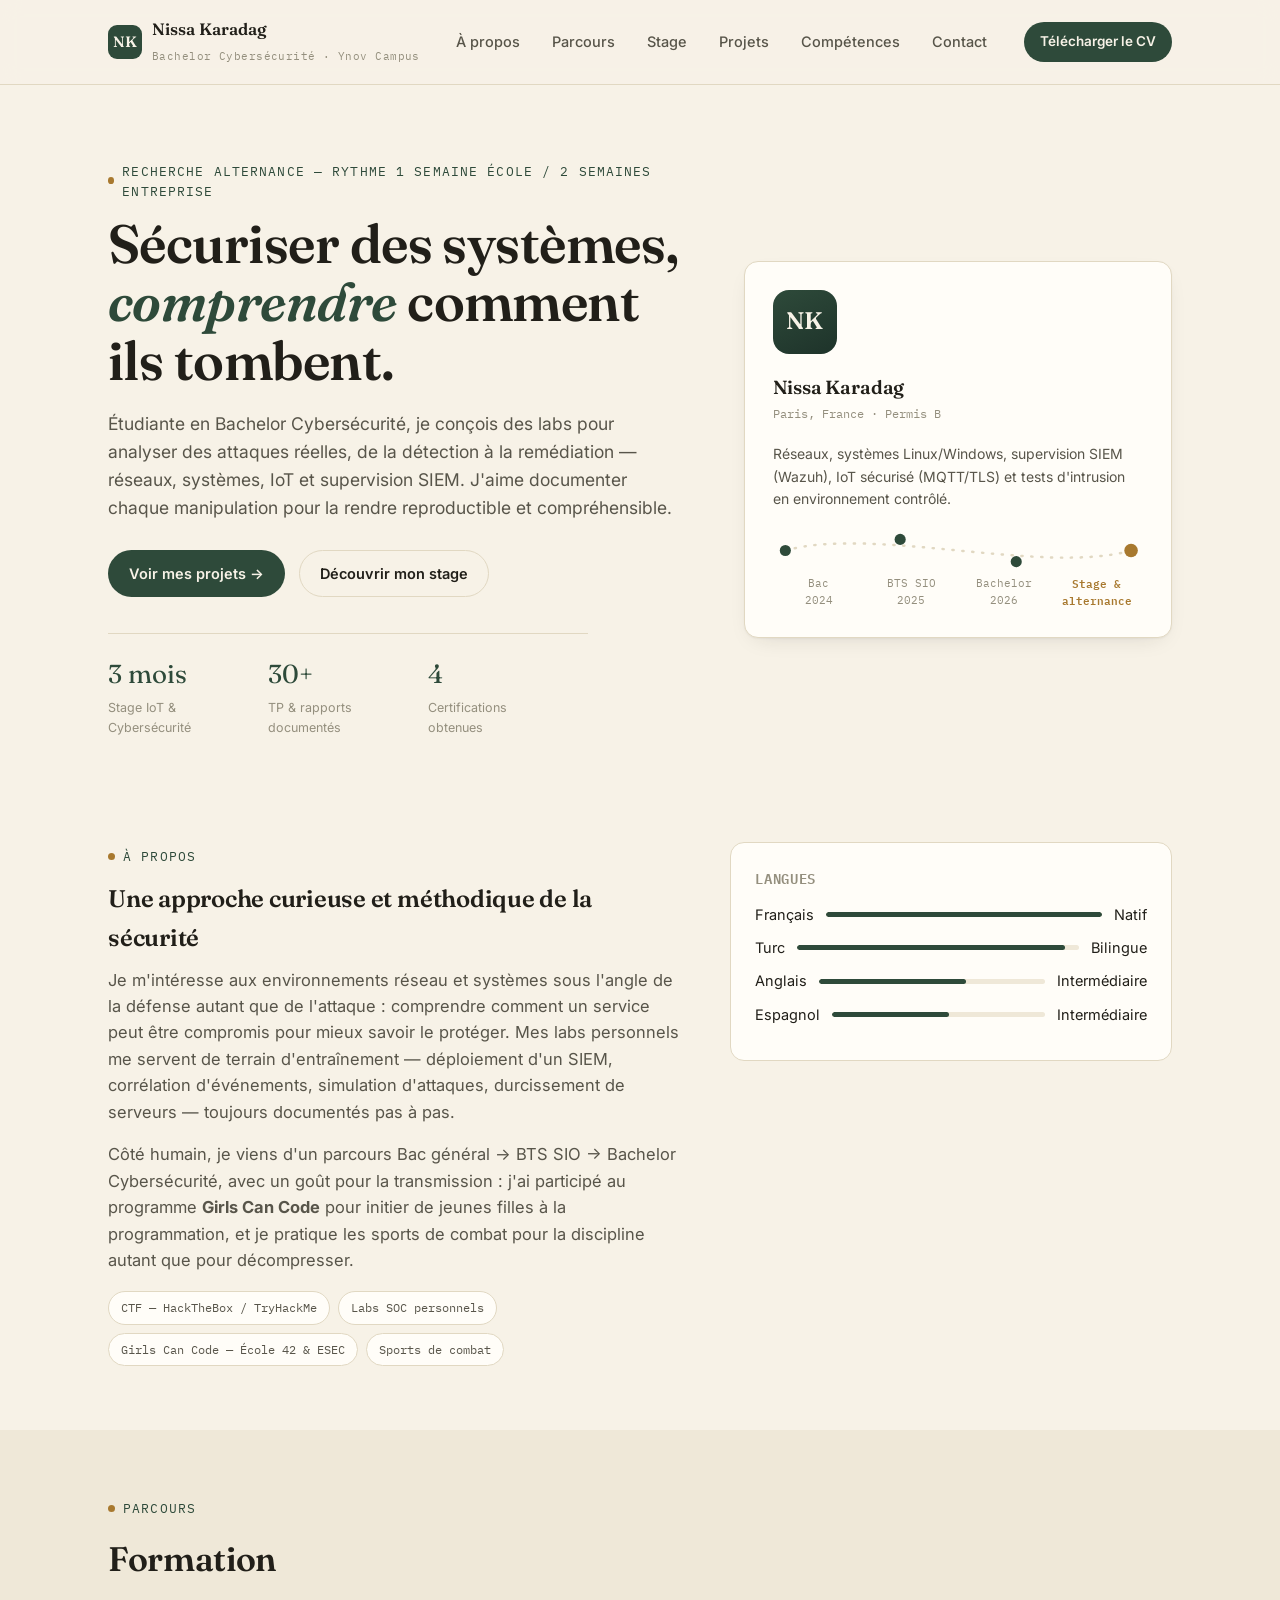
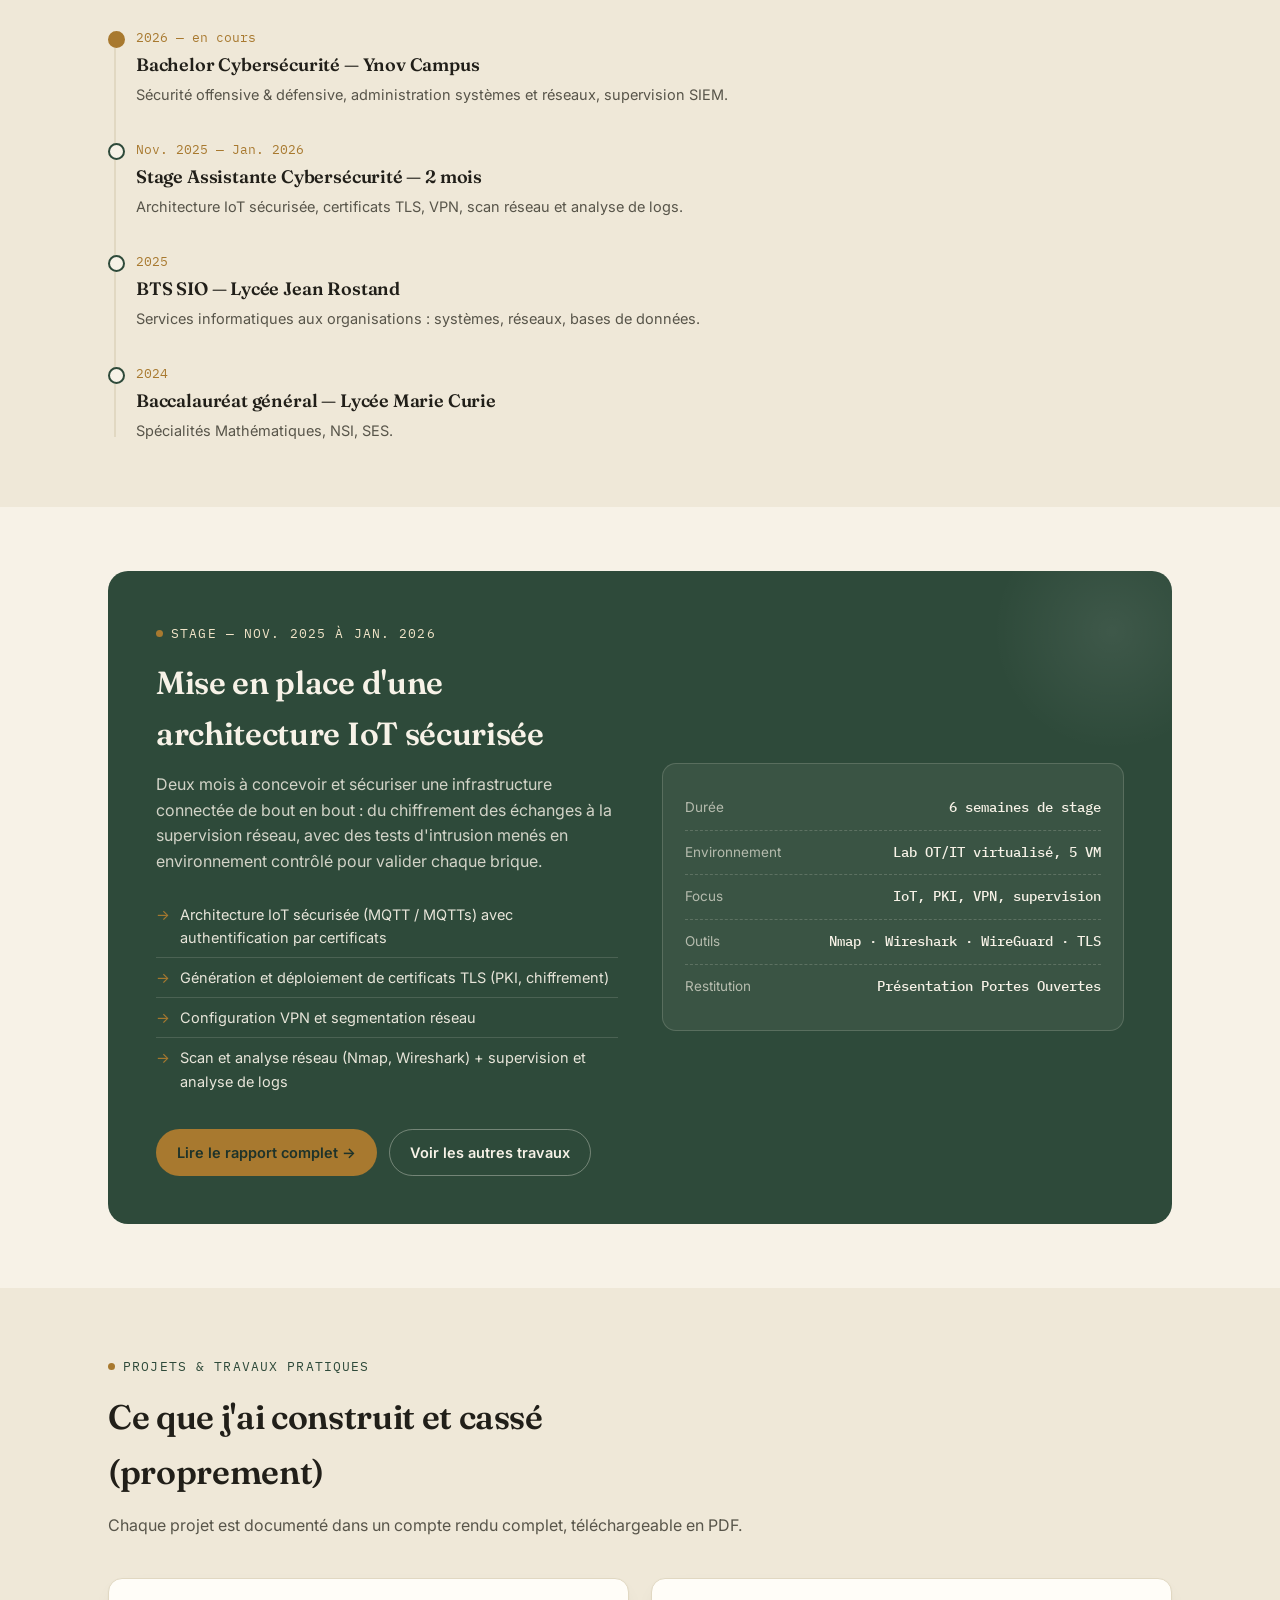
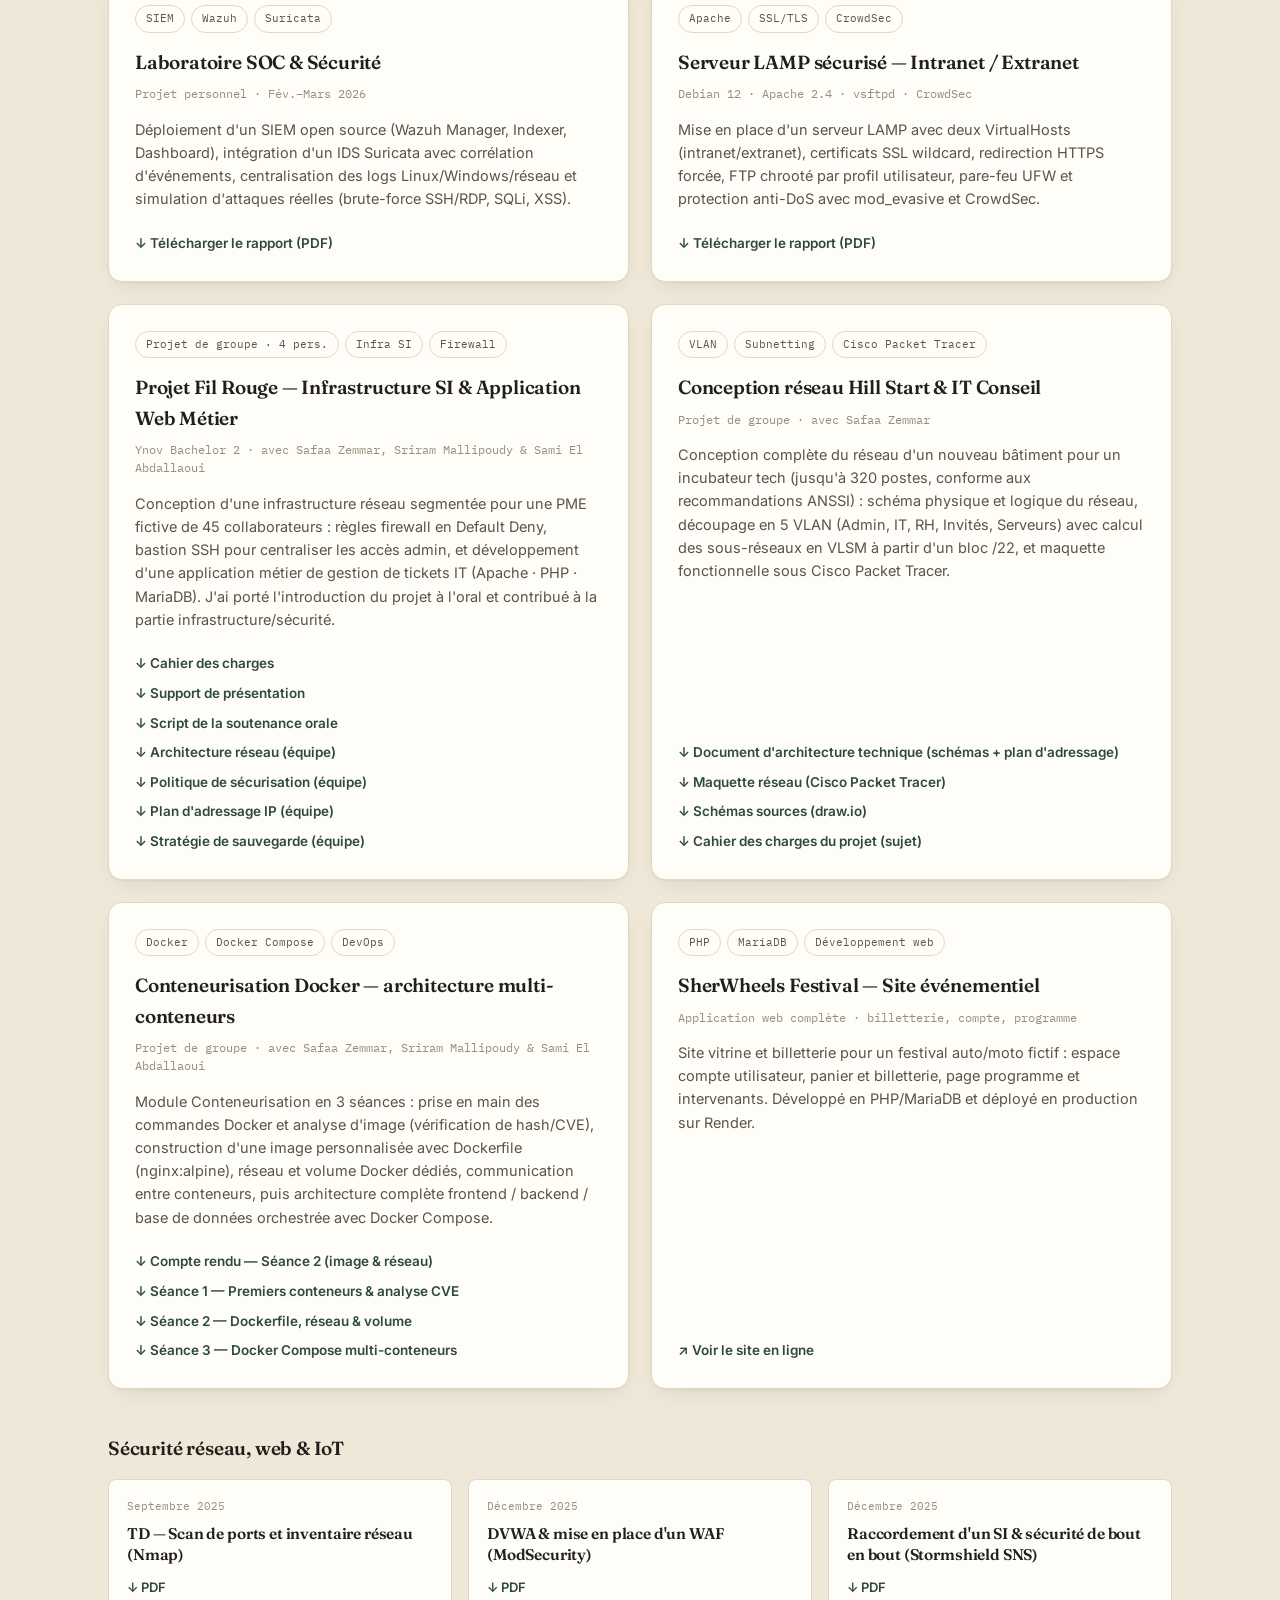
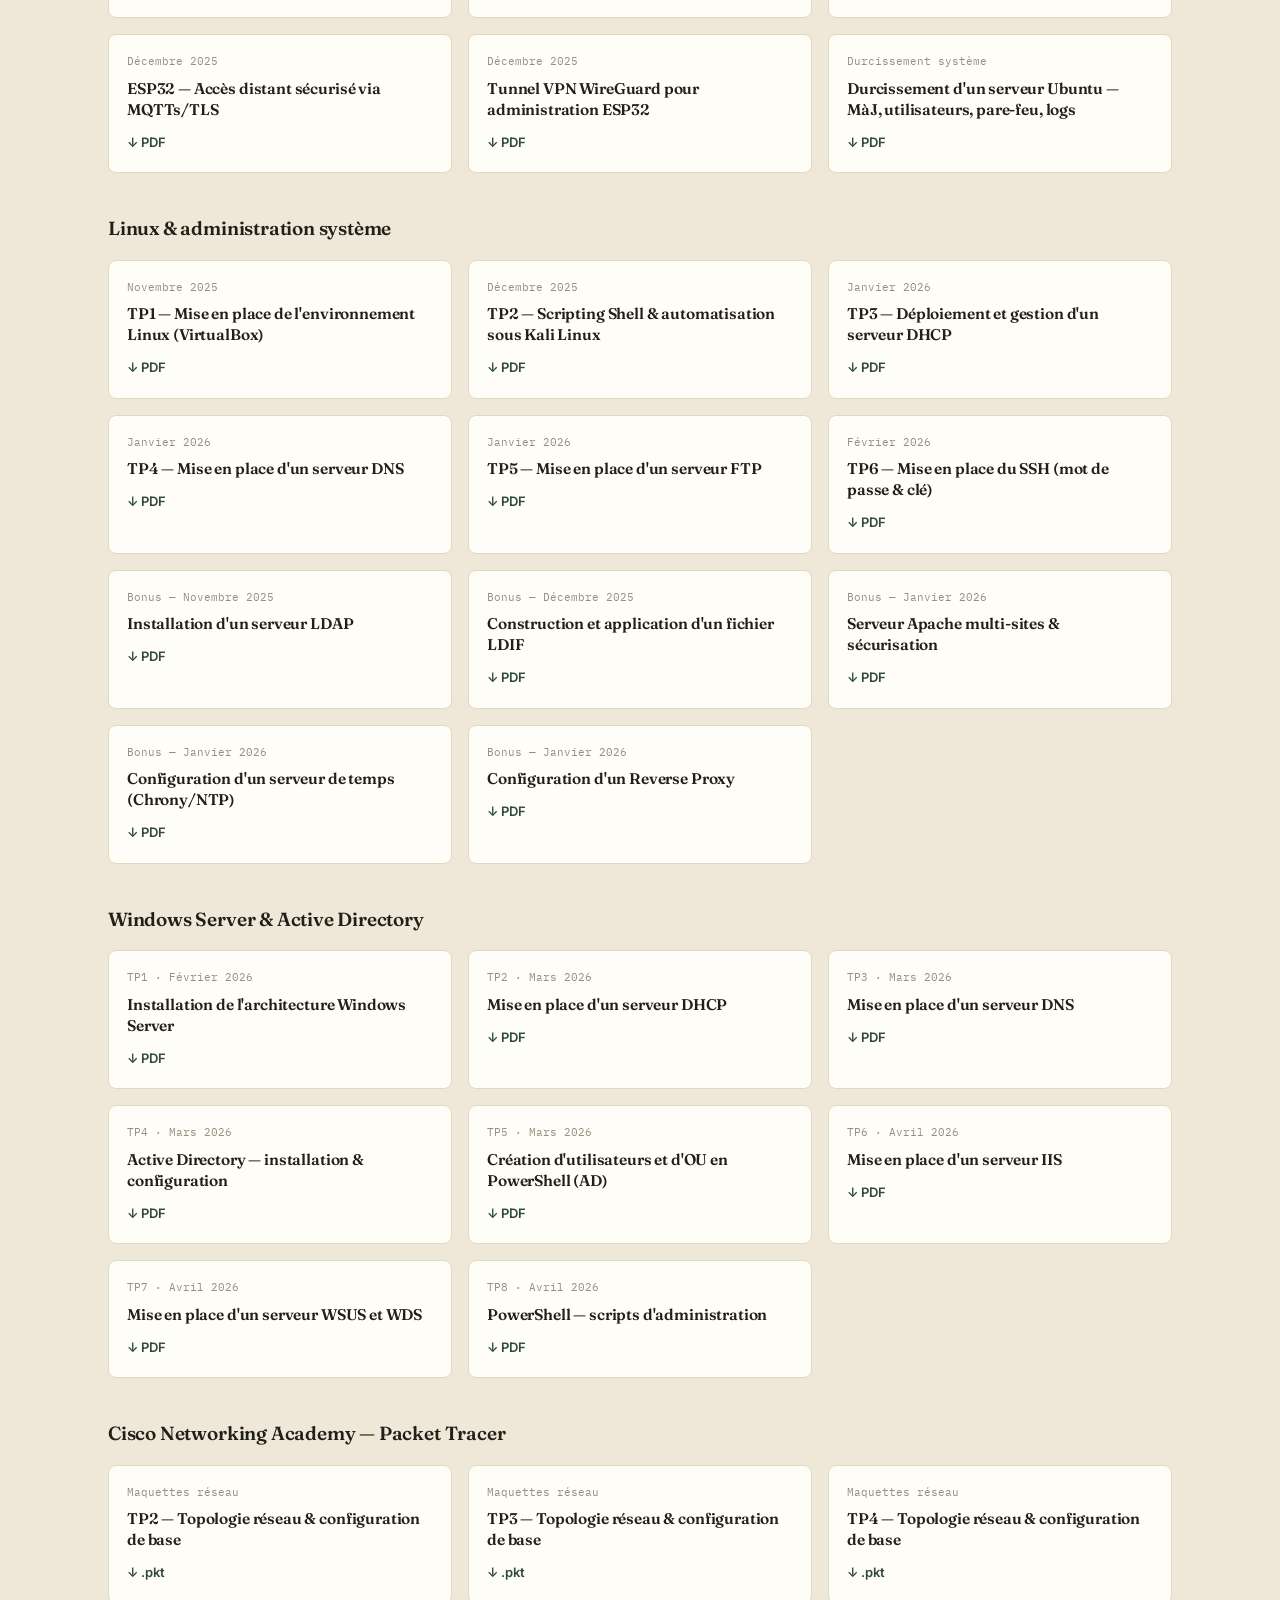
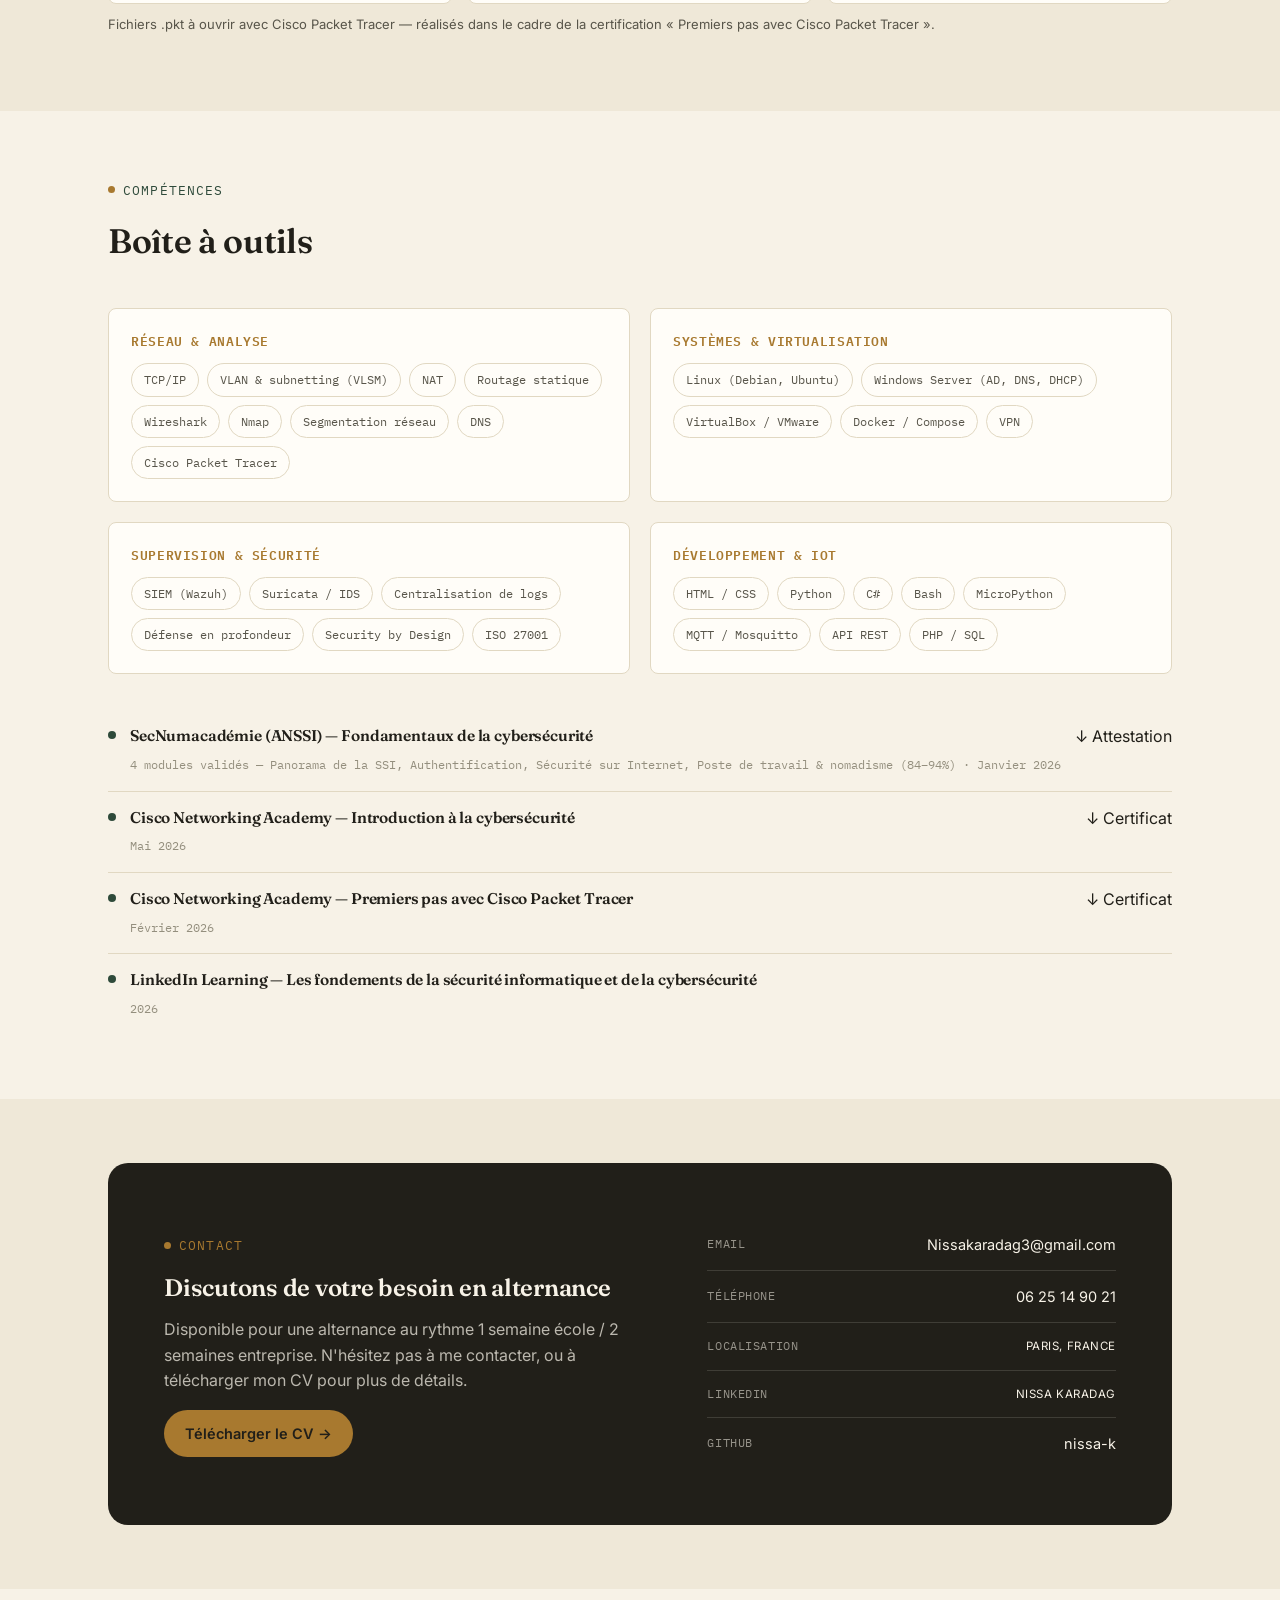
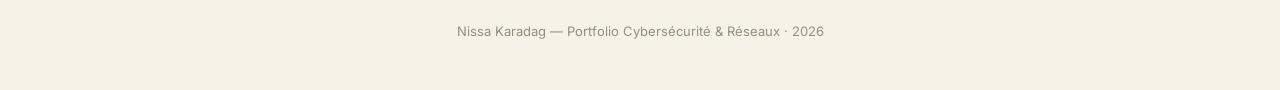
<file: portfolio/index.html>
<!DOCTYPE html>
<html lang="fr">
<head>
<meta charset="UTF-8">
<meta name="viewport" content="width=device-width, initial-scale=1.0">
<title>Nissa Karadag — Portfolio Cybersécurité & Réseaux</title>
<meta name="description" content="Portfolio de Nissa Karadag, Bachelor Cybersécurité à Ynov Campus — stage IoT & cybersécurité, labs SOC, rapports techniques et CV.">
<link rel="preconnect" href="https://fonts.googleapis.com">
<link rel="preconnect" href="https://fonts.gstatic.com" crossorigin>
<link href="https://fonts.googleapis.com/css2?family=Fraunces:ital,wght@0,500;0,600;1,500&family=Inter:wght@400;500;600;700&family=IBM+Plex+Mono:wght@400;500;600&display=swap" rel="stylesheet">
<link rel="stylesheet" href="assets/css/style.css">
</head>
<body>

<header class="topbar">
  <div class="topbar-inner">
    <a href="#top" class="brand">
      <span class="brand-mark">NK</span>
      <span>
        <span class="brand-name" style="display:block;">Nissa Karadag</span>
        <span class="brand-role">Bachelor Cybersécurité · Ynov Campus</span>
      </span>
    </a>
    <nav class="nav">
      <a href="#apropos">À propos</a>
      <a href="#parcours">Parcours</a>
      <a href="#stage">Stage</a>
      <a href="#projets">Projets</a>
      <a href="#competences">Compétences</a>
      <a href="#contact">Contact</a>
    </nav>
    <a href="assets/cv/CV_Nissa_Karadag.pdf" class="btn btn-primary btn-sm" download>Télécharger le CV</a>
    <button class="nav-toggle" aria-label="Menu">☰</button>
  </div>
</header>

<main id="top">

  <!-- ============ HERO ============ -->
  <section class="hero">
    <div class="container hero-grid">
      <div>
        <span class="eyebrow">Recherche alternance — rythme 1 semaine école / 2 semaines entreprise</span>
        <h1>Sécuriser des systèmes, <span class="accent">comprendre</span> comment ils tombent.</h1>
        <p class="lead">
          Étudiante en Bachelor Cybersécurité, je conçois des labs pour analyser des attaques réelles,
          de la détection à la remédiation — réseaux, systèmes, IoT et supervision SIEM. J'aime
          documenter chaque manipulation pour la rendre reproductible et compréhensible.
        </p>
        <div class="hero-actions">
          <a href="#projets" class="btn btn-primary">Voir mes projets →</a>
          <a href="#stage" class="btn btn-ghost">Découvrir mon stage</a>
        </div>
        <div class="hero-facts">
          <div><div class="n">3 mois</div><div class="l">Stage IoT & Cybersécurité</div></div>
          <div><div class="n">30+</div><div class="l">TP & rapports documentés</div></div>
          <div><div class="n">4</div><div class="l">Certifications obtenues</div></div>
        </div>
      </div>

      <div class="id-card">
        <div class="avatar">NK</div>
        <h3>Nissa Karadag</h3>
        <div class="sub">Paris, France · Permis B</div>
        <p style="font-size:14px; margin-bottom:0;">
          Réseaux, systèmes Linux/Windows, supervision SIEM (Wazuh), IoT sécurisé (MQTT/TLS) et
          tests d'intrusion en environnement contrôlé.
        </p>

        <div class="path-line">
          <svg viewBox="0 0 300 30" preserveAspectRatio="none">
            <path d="M10,15 C 80,-5 220,35 290,15" fill="none" stroke="#E1D8C2" stroke-width="2" stroke-dasharray="1 7" stroke-linecap="round"/>
            <circle cx="10" cy="15" r="4.5" fill="#2E4A3A"/>
            <circle cx="103" cy="6" r="4.5" fill="#2E4A3A"/>
            <circle cx="197" cy="24" r="4.5" fill="#2E4A3A"/>
            <circle cx="290" cy="15" r="5.5" fill="#A8792F"/>
          </svg>
        </div>
        <div class="path-labels">
          <span>Bac<br>2024</span>
          <span>BTS SIO<br>2025</span>
          <span>Bachelor<br>2026</span>
          <span class="now">Stage &<br>alternance</span>
        </div>
      </div>
    </div>
  </section>

  <!-- ============ À PROPOS ============ -->
  <section id="apropos">
    <div class="container about-grid">
      <div>
        <span class="eyebrow">À propos</span>
        <h2>Une approche curieuse et méthodique de la sécurité</h2>
        <p>
          Je m'intéresse aux environnements réseau et systèmes sous l'angle de la défense autant que
          de l'attaque : comprendre comment un service peut être compromis pour mieux savoir le protéger.
          Mes labs personnels me servent de terrain d'entraînement — déploiement d'un SIEM, corrélation
          d'événements, simulation d'attaques, durcissement de serveurs — toujours documentés pas à pas.
        </p>
        <p>
          Côté humain, je viens d'un parcours Bac général → BTS SIO → Bachelor Cybersécurité, avec un
          goût pour la transmission : j'ai participé au programme <strong>Girls Can Code</strong> pour
          initier de jeunes filles à la programmation, et je pratique les sports de combat pour la
          discipline autant que pour décompresser.
        </p>
        <div class="about-tags">
          <span class="tag">CTF — HackTheBox / TryHackMe</span>
          <span class="tag">Labs SOC personnels</span>
          <span class="tag">Girls Can Code — École 42 & ESEC</span>
          <span class="tag">Sports de combat</span>
        </div>
      </div>

      <div class="about-side">
        <h4>Langues</h4>
        <div class="lang-row"><span>Français</span><div class="lang-bar"><i style="width:100%"></i></div><span>Natif</span></div>
        <div class="lang-row"><span>Turc</span><div class="lang-bar"><i style="width:95%"></i></div><span>Bilingue</span></div>
        <div class="lang-row"><span>Anglais</span><div class="lang-bar"><i style="width:65%"></i></div><span>Intermédiaire</span></div>
        <div class="lang-row"><span>Espagnol</span><div class="lang-bar"><i style="width:55%"></i></div><span>Intermédiaire</span></div>
      </div>
    </div>
  </section>

  <!-- ============ PARCOURS ============ -->
  <section id="parcours" class="alt">
    <div class="container">
      <div class="section-head">
        <span class="eyebrow">Parcours</span>
        <h2>Formation</h2>
      </div>
      <div class="timeline">
        <div class="tl-item current">
          <span class="tl-year">2026 — en cours</span>
          <h4>Bachelor Cybersécurité — Ynov Campus</h4>
          <p>Sécurité offensive & défensive, administration systèmes et réseaux, supervision SIEM.</p>
        </div>
        <div class="tl-item">
          <span class="tl-year">Nov. 2025 — Jan. 2026</span>
          <h4>Stage Assistante Cybersécurité — 2 mois</h4>
          <p>Architecture IoT sécurisée, certificats TLS, VPN, scan réseau et analyse de logs.</p>
        </div>
        <div class="tl-item">
          <span class="tl-year">2025</span>
          <h4>BTS SIO — Lycée Jean Rostand</h4>
          <p>Services informatiques aux organisations : systèmes, réseaux, bases de données.</p>
        </div>
        <div class="tl-item">
          <span class="tl-year">2024</span>
          <h4>Baccalauréat général — Lycée Marie Curie</h4>
          <p>Spécialités Mathématiques, NSI, SES.</p>
        </div>
      </div>
    </div>
  </section>

  <!-- ============ STAGE SPOTLIGHT ============ -->
  <section id="stage">
    <div class="container">
      <div class="spotlight">
        <div>
          <span class="eyebrow">Stage — Nov. 2025 à Jan. 2026</span>
          <h2>Mise en place d'une architecture IoT sécurisée</h2>
          <p>
            Deux mois à concevoir et sécuriser une infrastructure connectée de bout en bout : du
            chiffrement des échanges à la supervision réseau, avec des tests d'intrusion menés en
            environnement contrôlé pour valider chaque brique.
          </p>
          <ul>
            <li>Architecture IoT sécurisée (MQTT / MQTTs) avec authentification par certificats</li>
            <li>Génération et déploiement de certificats TLS (PKI, chiffrement)</li>
            <li>Configuration VPN et segmentation réseau</li>
            <li>Scan et analyse réseau (Nmap, Wireshark) + supervision et analyse de logs</li>
          </ul>
          <div class="spotlight-actions">
            <a href="rapport-stage/index.html" class="btn btn-primary">Lire le rapport complet →</a>
            <a href="#projets" class="btn btn-ghost">Voir les autres travaux</a>
          </div>
        </div>
        <div class="spotlight-panel">
          <div class="kv"><span>Durée</span><b>6 semaines de stage</b></div>
          <div class="kv"><span>Environnement</span><b>Lab OT/IT virtualisé, 5 VM</b></div>
          <div class="kv"><span>Focus</span><b>IoT, PKI, VPN, supervision</b></div>
          <div class="kv"><span>Outils</span><b>Nmap · Wireshark · WireGuard · TLS</b></div>
          <div class="kv"><span>Restitution</span><b>Présentation Portes Ouvertes</b></div>
        </div>
      </div>
    </div>
  </section>

  <!-- ============ PROJETS ============ -->
  <section id="projets" class="alt">
    <div class="container">
      <div class="section-head">
        <span class="eyebrow">Projets & travaux pratiques</span>
        <h2>Ce que j'ai construit et cassé (proprement)</h2>
        <p>Chaque projet est documenté dans un compte rendu complet, téléchargeable en PDF.</p>
      </div>

      <div class="featured-grid">
        <div class="project-card">
          <div class="tag-row"><span class="tag">SIEM</span><span class="tag">Wazuh</span><span class="tag">Suricata</span></div>
          <h3>Laboratoire SOC & Sécurité</h3>
          <div class="meta">Projet personnel · Fév.–Mars 2026</div>
          <p>
            Déploiement d'un SIEM open source (Wazuh Manager, Indexer, Dashboard), intégration d'un
            IDS Suricata avec corrélation d'événements, centralisation des logs Linux/Windows/réseau
            et simulation d'attaques réelles (brute-force SSH/RDP, SQLi, XSS).
          </p>
          <div class="card-actions">
            <a href="assets/docs/SIEM-Wazuh-rapport.pdf" class="link-dl" download>↓ Télécharger le rapport (PDF)</a>
          </div>
        </div>

        <div class="project-card">
          <div class="tag-row"><span class="tag">Apache</span><span class="tag">SSL/TLS</span><span class="tag">CrowdSec</span></div>
          <h3>Serveur LAMP sécurisé — Intranet / Extranet</h3>
          <div class="meta">Debian 12 · Apache 2.4 · vsftpd · CrowdSec</div>
          <p>
            Mise en place d'un serveur LAMP avec deux VirtualHosts (intranet/extranet), certificats
            SSL wildcard, redirection HTTPS forcée, FTP chrooté par profil utilisateur, pare-feu UFW
            et protection anti-DoS avec mod_evasive et CrowdSec.
          </p>
          <div class="card-actions">
            <a href="assets/docs/Serveur-LAMP-securise.pdf" class="link-dl" download>↓ Télécharger le rapport (PDF)</a>
          </div>
        </div>

        <div class="project-card">
          <div class="tag-row"><span class="tag">Projet de groupe · 4 pers.</span><span class="tag">Infra SI</span><span class="tag">Firewall</span></div>
          <h3>Projet Fil Rouge — Infrastructure SI & Application Web Métier</h3>
          <div class="meta">Ynov Bachelor 2 · avec Safaa Zemmar, Sriram Mallipoudy & Sami El Abdallaoui</div>
          <p>
            Conception d'une infrastructure réseau segmentée pour une PME fictive de 45 collaborateurs :
            règles firewall en Default Deny, bastion SSH pour centraliser les accès admin, et développement
            d'une application métier de gestion de tickets IT (Apache · PHP · MariaDB). J'ai porté
            l'introduction du projet à l'oral et contribué à la partie infrastructure/sécurité.
          </p>
          <div class="card-actions" style="flex-direction:column; align-items:flex-start; gap:8px;">
            <a href="assets/docs/FilRouge-Cahier-des-charges.pdf" class="link-dl" download>↓ Cahier des charges</a>
            <a href="assets/docs/FilRouge-Support-Presentation.pdf" class="link-dl" download>↓ Support de présentation</a>
            <a href="assets/docs/FilRouge-Script-Oral.pdf" class="link-dl" download>↓ Script de la soutenance orale</a>
            <a href="assets/docs/FilRouge-Architecture-Reseau.pdf" class="link-dl" download>↓ Architecture réseau (équipe)</a>
            <a href="assets/docs/FilRouge-Securisation-Reseau.pdf" class="link-dl" download>↓ Politique de sécurisation (équipe)</a>
            <a href="assets/docs/FilRouge-Plan-Adressage-IP.pdf" class="link-dl" download>↓ Plan d'adressage IP (équipe)</a>
            <a href="assets/docs/FilRouge-Strategie-Sauvegarde.pdf" class="link-dl" download>↓ Stratégie de sauvegarde (équipe)</a>
          </div>
        </div>

        <div class="project-card">
          <div class="tag-row"><span class="tag">VLAN</span><span class="tag">Subnetting</span><span class="tag">Cisco Packet Tracer</span></div>
          <h3>Conception réseau Hill Start & IT Conseil</h3>
          <div class="meta">Projet de groupe · avec Safaa Zemmar</div>
          <p>
            Conception complète du réseau d'un nouveau bâtiment pour un incubateur tech (jusqu'à 320 postes,
            conforme aux recommandations ANSSI) : schéma physique et logique du réseau, découpage en 5 VLAN
            (Admin, IT, RH, Invités, Serveurs) avec calcul des sous-réseaux en VLSM à partir d'un bloc /22,
            et maquette fonctionnelle sous Cisco Packet Tracer.
          </p>
          <div class="card-actions" style="flex-direction:column; align-items:flex-start; gap:8px;">
            <a href="assets/docs/HillStart-Architecture-Technique.pdf" class="link-dl" download>↓ Document d'architecture technique (schémas + plan d'adressage)</a>
            <a href="assets/docs/HillStart-PacketTracer.pkt" class="link-dl" download>↓ Maquette réseau (Cisco Packet Tracer)</a>
            <a href="assets/docs/HillStart-Diagramme.drawio" class="link-dl" download>↓ Schémas sources (draw.io)</a>
            <a href="assets/docs/HillStart-Sujet-Mission.pdf" class="link-dl" download>↓ Cahier des charges du projet (sujet)</a>
          </div>
        </div>

        <div class="project-card">
          <div class="tag-row"><span class="tag">Docker</span><span class="tag">Docker Compose</span><span class="tag">DevOps</span></div>
          <h3>Conteneurisation Docker — architecture multi-conteneurs</h3>
          <div class="meta">Projet de groupe · avec Safaa Zemmar, Sriram Mallipoudy & Sami El Abdallaoui</div>
          <p>
            Module Conteneurisation en 3 séances : prise en main des commandes Docker et analyse d'image
            (vérification de hash/CVE), construction d'une image personnalisée avec Dockerfile (nginx:alpine),
            réseau et volume Docker dédiés, communication entre conteneurs, puis architecture complète
            frontend / backend / base de données orchestrée avec Docker Compose.
          </p>
          <div class="card-actions" style="flex-direction:column; align-items:flex-start; gap:8px;">
            <a href="assets/docs/Docker-CompteRendu-Seance2.pdf" class="link-dl" download>↓ Compte rendu — Séance 2 (image & réseau)</a>
            <a href="assets/docs/Docker-Seance1-Premiers-Conteneurs.pdf" class="link-dl" download>↓ Séance 1 — Premiers conteneurs & analyse CVE</a>
            <a href="assets/docs/Docker-Seance2-Image-Reseau-Volume.pdf" class="link-dl" download>↓ Séance 2 — Dockerfile, réseau & volume</a>
            <a href="assets/docs/Docker-Seance3-Compose-MultiConteneurs.pdf" class="link-dl" download>↓ Séance 3 — Docker Compose multi-conteneurs</a>
          </div>
        </div>

        <div class="project-card">
          <div class="tag-row"><span class="tag">PHP</span><span class="tag">MariaDB</span><span class="tag">Développement web</span></div>
          <h3>SherWheels Festival — Site événementiel</h3>
          <div class="meta">Application web complète · billetterie, compte, programme</div>
          <p>
            Site vitrine et billetterie pour un festival auto/moto fictif : espace compte utilisateur,
            panier et billetterie, page programme et intervenants. Développé en PHP/MariaDB et déployé
            en production sur Render.
          </p>
          <div class="card-actions">
            <a href="https://sherwheels.onrender.com/index.php" class="link-dl" target="_blank" rel="noopener">↗ Voir le site en ligne</a>
          </div>
        </div>
      </div>

      <!-- ===== Sous-catégorie : sécurité réseau, web & IoT ===== -->
      <h3 style="font-size:19px; margin:44px 0 16px;">Sécurité réseau, web & IoT</h3>
      <div class="tp-grid">
        <div class="tp-card">
          <div class="meta">Septembre 2025</div>
          <h4>TD — Scan de ports et inventaire réseau (Nmap)</h4>
          <a href="assets/docs/Nmap-TD-Scan-Inventaire-Reseau.pdf" class="link-dl" download>↓ PDF</a>
        </div>
        <div class="tp-card">
          <div class="meta">Décembre 2025</div>
          <h4>DVWA & mise en place d'un WAF (ModSecurity)</h4>
          <a href="assets/docs/DVWA-WAF-ModSecurity.pdf" class="link-dl" download>↓ PDF</a>
        </div>
        <div class="tp-card">
          <div class="meta">Décembre 2025</div>
          <h4>Raccordement d'un SI & sécurité de bout en bout (Stormshield SNS)</h4>
          <a href="assets/docs/Raccordement-SI-Securite.pdf" class="link-dl" download>↓ PDF</a>
        </div>
        <div class="tp-card">
          <div class="meta">Décembre 2025</div>
          <h4>ESP32 — Accès distant sécurisé via MQTTs/TLS</h4>
          <a href="assets/docs/ESP32-SecureMQTT.pdf" class="link-dl" download>↓ PDF</a>
        </div>
        <div class="tp-card">
          <div class="meta">Décembre 2025</div>
          <h4>Tunnel VPN WireGuard pour administration ESP32</h4>
          <a href="assets/docs/WireGuard-VPN-ESP32.pdf" class="link-dl" download>↓ PDF</a>
        </div>
        <div class="tp-card">
          <div class="meta">Durcissement système</div>
          <h4>Durcissement d'un serveur Ubuntu — MàJ, utilisateurs, pare-feu, logs</h4>
          <a href="assets/docs/ESP32-Durcissement-Linux.pdf" class="link-dl" download>↓ PDF</a>
        </div>
      </div>

      <!-- ===== Sous-catégorie : Linux & administration système ===== -->
      <h3 style="font-size:19px; margin:40px 0 16px;">Linux & administration système</h3>
      <div class="tp-grid">
        <div class="tp-card">
          <div class="meta">Novembre 2025</div>
          <h4>TP1 — Mise en place de l'environnement Linux (VirtualBox)</h4>
          <a href="assets/docs/TP1-Linux.pdf" class="link-dl" download>↓ PDF</a>
        </div>
        <div class="tp-card">
          <div class="meta">Décembre 2025</div>
          <h4>TP2 — Scripting Shell & automatisation sous Kali Linux</h4>
          <a href="assets/docs/TP2-Scripting-Shell.pdf" class="link-dl" download>↓ PDF</a>
        </div>
        <div class="tp-card">
          <div class="meta">Janvier 2026</div>
          <h4>TP3 — Déploiement et gestion d'un serveur DHCP</h4>
          <a href="assets/docs/TP3-DHCP.pdf" class="link-dl" download>↓ PDF</a>
        </div>
        <div class="tp-card">
          <div class="meta">Janvier 2026</div>
          <h4>TP4 — Mise en place d'un serveur DNS</h4>
          <a href="assets/docs/Linux-TP4-DNS.pdf" class="link-dl" download>↓ PDF</a>
        </div>
        <div class="tp-card">
          <div class="meta">Janvier 2026</div>
          <h4>TP5 — Mise en place d'un serveur FTP</h4>
          <a href="assets/docs/Linux-TP5-FTP.pdf" class="link-dl" download>↓ PDF</a>
        </div>
        <div class="tp-card">
          <div class="meta">Février 2026</div>
          <h4>TP6 — Mise en place du SSH (mot de passe & clé)</h4>
          <a href="assets/docs/Linux-TP6-SSH.pdf" class="link-dl" download>↓ PDF</a>
        </div>
        <div class="tp-card">
          <div class="meta">Bonus — Novembre 2025</div>
          <h4>Installation d'un serveur LDAP</h4>
          <a href="assets/docs/Linux-Bonus-LDAP-Installation.pdf" class="link-dl" download>↓ PDF</a>
        </div>
        <div class="tp-card">
          <div class="meta">Bonus — Décembre 2025</div>
          <h4>Construction et application d'un fichier LDIF</h4>
          <a href="assets/docs/Linux-Bonus-LDIF.pdf" class="link-dl" download>↓ PDF</a>
        </div>
        <div class="tp-card">
          <div class="meta">Bonus — Janvier 2026</div>
          <h4>Serveur Apache multi-sites & sécurisation</h4>
          <a href="assets/docs/Linux-Bonus-Apache-Multisites.pdf" class="link-dl" download>↓ PDF</a>
        </div>
        <div class="tp-card">
          <div class="meta">Bonus — Janvier 2026</div>
          <h4>Configuration d'un serveur de temps (Chrony/NTP)</h4>
          <a href="assets/docs/Linux-Bonus-NTP-Chrony.pdf" class="link-dl" download>↓ PDF</a>
        </div>
        <div class="tp-card">
          <div class="meta">Bonus — Janvier 2026</div>
          <h4>Configuration d'un Reverse Proxy</h4>
          <a href="assets/docs/Linux-Bonus-Reverse-Proxy.pdf" class="link-dl" download>↓ PDF</a>
        </div>
      </div>

      <!-- ===== Sous-catégorie : Windows Server & Active Directory ===== -->
      <h3 style="font-size:19px; margin:40px 0 16px;">Windows Server & Active Directory</h3>
      <div class="tp-grid">
        <div class="tp-card">
          <div class="meta">TP1 · Février 2026</div>
          <h4>Installation de l'architecture Windows Server</h4>
          <a href="assets/docs/WinSrv-TP1-Installation-Architecture.pdf" class="link-dl" download>↓ PDF</a>
        </div>
        <div class="tp-card">
          <div class="meta">TP2 · Mars 2026</div>
          <h4>Mise en place d'un serveur DHCP</h4>
          <a href="assets/docs/WinSrv-TP2-DHCP.pdf" class="link-dl" download>↓ PDF</a>
        </div>
        <div class="tp-card">
          <div class="meta">TP3 · Mars 2026</div>
          <h4>Mise en place d'un serveur DNS</h4>
          <a href="assets/docs/WinSrv-TP3-DNS.pdf" class="link-dl" download>↓ PDF</a>
        </div>
        <div class="tp-card">
          <div class="meta">TP4 · Mars 2026</div>
          <h4>Active Directory — installation & configuration</h4>
          <a href="assets/docs/WinSrv-TP4-Active-Directory.pdf" class="link-dl" download>↓ PDF</a>
        </div>
        <div class="tp-card">
          <div class="meta">TP5 · Mars 2026</div>
          <h4>Création d'utilisateurs et d'OU en PowerShell (AD)</h4>
          <a href="assets/docs/WinSrv-TP5-Utilisateurs-OU-PowerShell.pdf" class="link-dl" download>↓ PDF</a>
        </div>
        <div class="tp-card">
          <div class="meta">TP6 · Avril 2026</div>
          <h4>Mise en place d'un serveur IIS</h4>
          <a href="assets/docs/WinSrv-TP6-IIS.pdf" class="link-dl" download>↓ PDF</a>
        </div>
        <div class="tp-card">
          <div class="meta">TP7 · Avril 2026</div>
          <h4>Mise en place d'un serveur WSUS et WDS</h4>
          <a href="assets/docs/WinSrv-TP7-WSUS-WDS.pdf" class="link-dl" download>↓ PDF</a>
        </div>
        <div class="tp-card">
          <div class="meta">TP8 · Avril 2026</div>
          <h4>PowerShell — scripts d'administration</h4>
          <a href="assets/docs/WinSrv-TP8-PowerShell.pdf" class="link-dl" download>↓ PDF</a>
        </div>
      </div>

      <!-- ===== Sous-catégorie : Cisco Packet Tracer ===== -->
      <h3 style="font-size:19px; margin:40px 0 16px;">Cisco Networking Academy — Packet Tracer</h3>
      <div class="tp-grid">
        <div class="tp-card">
          <div class="meta">Maquettes réseau</div>
          <h4>TP2 — Topologie réseau & configuration de base</h4>
          <a href="assets/docs/Cisco-TP2-PacketTracer.pkt" class="link-dl" download>↓ .pkt</a>
        </div>
        <div class="tp-card">
          <div class="meta">Maquettes réseau</div>
          <h4>TP3 — Topologie réseau & configuration de base</h4>
          <a href="assets/docs/Cisco-TP3-PacketTracer.pkt" class="link-dl" download>↓ .pkt</a>
        </div>
        <div class="tp-card">
          <div class="meta">Maquettes réseau</div>
          <h4>TP4 — Topologie réseau & configuration de base</h4>
          <a href="assets/docs/Cisco-TP4-PacketTracer.pkt" class="link-dl" download>↓ .pkt</a>
        </div>
      </div>
      <p style="font-size:13px; color:var(--ink-soft); margin-top:10px;">
        Fichiers .pkt à ouvrir avec Cisco Packet Tracer — réalisés dans le cadre de la certification
        « Premiers pas avec Cisco Packet Tracer ».
      </p>
    </div>
  </section>

  <!-- ============ COMPÉTENCES ============ -->
  <section id="competences">
    <div class="container">
      <div class="section-head">
        <span class="eyebrow">Compétences</span>
        <h2>Boîte à outils</h2>
      </div>
      <div class="skills-grid">
        <div class="skill-card">
          <h4>Réseau & analyse</h4>
          <div class="about-tags">
            <span class="tag">TCP/IP</span><span class="tag">VLAN & subnetting (VLSM)</span><span class="tag">NAT</span>
            <span class="tag">Routage statique</span><span class="tag">Wireshark</span><span class="tag">Nmap</span>
            <span class="tag">Segmentation réseau</span><span class="tag">DNS</span><span class="tag">Cisco Packet Tracer</span>
          </div>
        </div>
        <div class="skill-card">
          <h4>Systèmes & virtualisation</h4>
          <div class="about-tags">
            <span class="tag">Linux (Debian, Ubuntu)</span><span class="tag">Windows Server (AD, DNS, DHCP)</span>
            <span class="tag">VirtualBox / VMware</span><span class="tag">Docker / Compose</span><span class="tag">VPN</span>
          </div>
        </div>
        <div class="skill-card">
          <h4>Supervision & sécurité</h4>
          <div class="about-tags">
            <span class="tag">SIEM (Wazuh)</span><span class="tag">Suricata / IDS</span><span class="tag">Centralisation de logs</span>
            <span class="tag">Défense en profondeur</span><span class="tag">Security by Design</span><span class="tag">ISO 27001</span>
          </div>
        </div>
        <div class="skill-card">
          <h4>Développement & IoT</h4>
          <div class="about-tags">
            <span class="tag">HTML / CSS</span><span class="tag">Python</span><span class="tag">C#</span>
            <span class="tag">Bash</span><span class="tag">MicroPython</span><span class="tag">MQTT / Mosquitto</span>
            <span class="tag">API REST</span><span class="tag">PHP / SQL</span>
          </div>
        </div>
      </div>

      <div class="certs">
        <div class="cert-row">
          <span class="cert-dot"></span>
          <div style="flex:1;">
            <h4>SecNumacadémie (ANSSI) — Fondamentaux de la cybersécurité</h4>
            <span>4 modules validés — Panorama de la SSI, Authentification, Sécurité sur Internet, Poste de travail & nomadisme (84–94%) · Janvier 2026</span>
          </div>
          <a href="assets/certs/SecNumacademie-Fondamentaux-Cybersecurite.pdf" class="link-dl" download style="white-space:nowrap;">↓ Attestation</a>
        </div>
        <div class="cert-row">
          <span class="cert-dot"></span>
          <div style="flex:1;">
            <h4>Cisco Networking Academy — Introduction à la cybersécurité</h4>
            <span>Mai 2026</span>
          </div>
          <a href="assets/certs/Cisco-Introduction-Cybersecurite.pdf" class="link-dl" download style="white-space:nowrap;">↓ Certificat</a>
        </div>
        <div class="cert-row">
          <span class="cert-dot"></span>
          <div style="flex:1;">
            <h4>Cisco Networking Academy — Premiers pas avec Cisco Packet Tracer</h4>
            <span>Février 2026</span>
          </div>
          <a href="assets/certs/Cisco-Packet-Tracer-Premiers-Pas.pdf" class="link-dl" download style="white-space:nowrap;">↓ Certificat</a>
        </div>
        <div class="cert-row">
          <span class="cert-dot"></span>
          <div style="flex:1;">
            <h4>LinkedIn Learning — Les fondements de la sécurité informatique et de la cybersécurité</h4>
            <span>2026</span>
          </div>
        </div>
      </div>
    </div>
  </section>

  <!-- ============ CONTACT ============ -->
  <section id="contact" class="alt">
    <div class="container">
      <div class="contact-wrap">
        <div>
          <span class="eyebrow">Contact</span>
          <h2>Discutons de votre besoin en alternance</h2>
          <p>
            Disponible pour une alternance au rythme 1 semaine école / 2 semaines entreprise.
            N'hésitez pas à me contacter, ou à télécharger mon CV pour plus de détails.
          </p>
          <a href="assets/cv/CV_Nissa_Karadag.pdf" class="btn btn-primary" download>Télécharger le CV →</a>
        </div>
        <ul class="contact-list">
          <li><span>Email</span><a href="mailto:Nissakaradag3@gmail.com">Nissakaradag3@gmail.com</a></li>
          <li><span>Téléphone</span><a href="tel:0625149021">06 25 14 90 21</a></li>
          <li><span>Localisation</span><span style="font-family:var(--font-body); color:var(--paper);">Paris, France</span></li>
          <li><span>LinkedIn</span><span style="font-family:var(--font-body); color:var(--paper);">Nissa Karadag</span></li>
          <li><span>GitHub</span><a href="https://nissa-k.github.io/nissakaradag.github.io/" target="_blank" rel="noopener">nissa-k</a></li>
        </ul>
      </div>
    </div>
  </section>

</main>

<footer>
  <p>Nissa Karadag — Portfolio Cybersécurité & Réseaux · 2026</p>
</footer>

<script src="assets/js/main.js"></script>
</body>
</html>
</file>
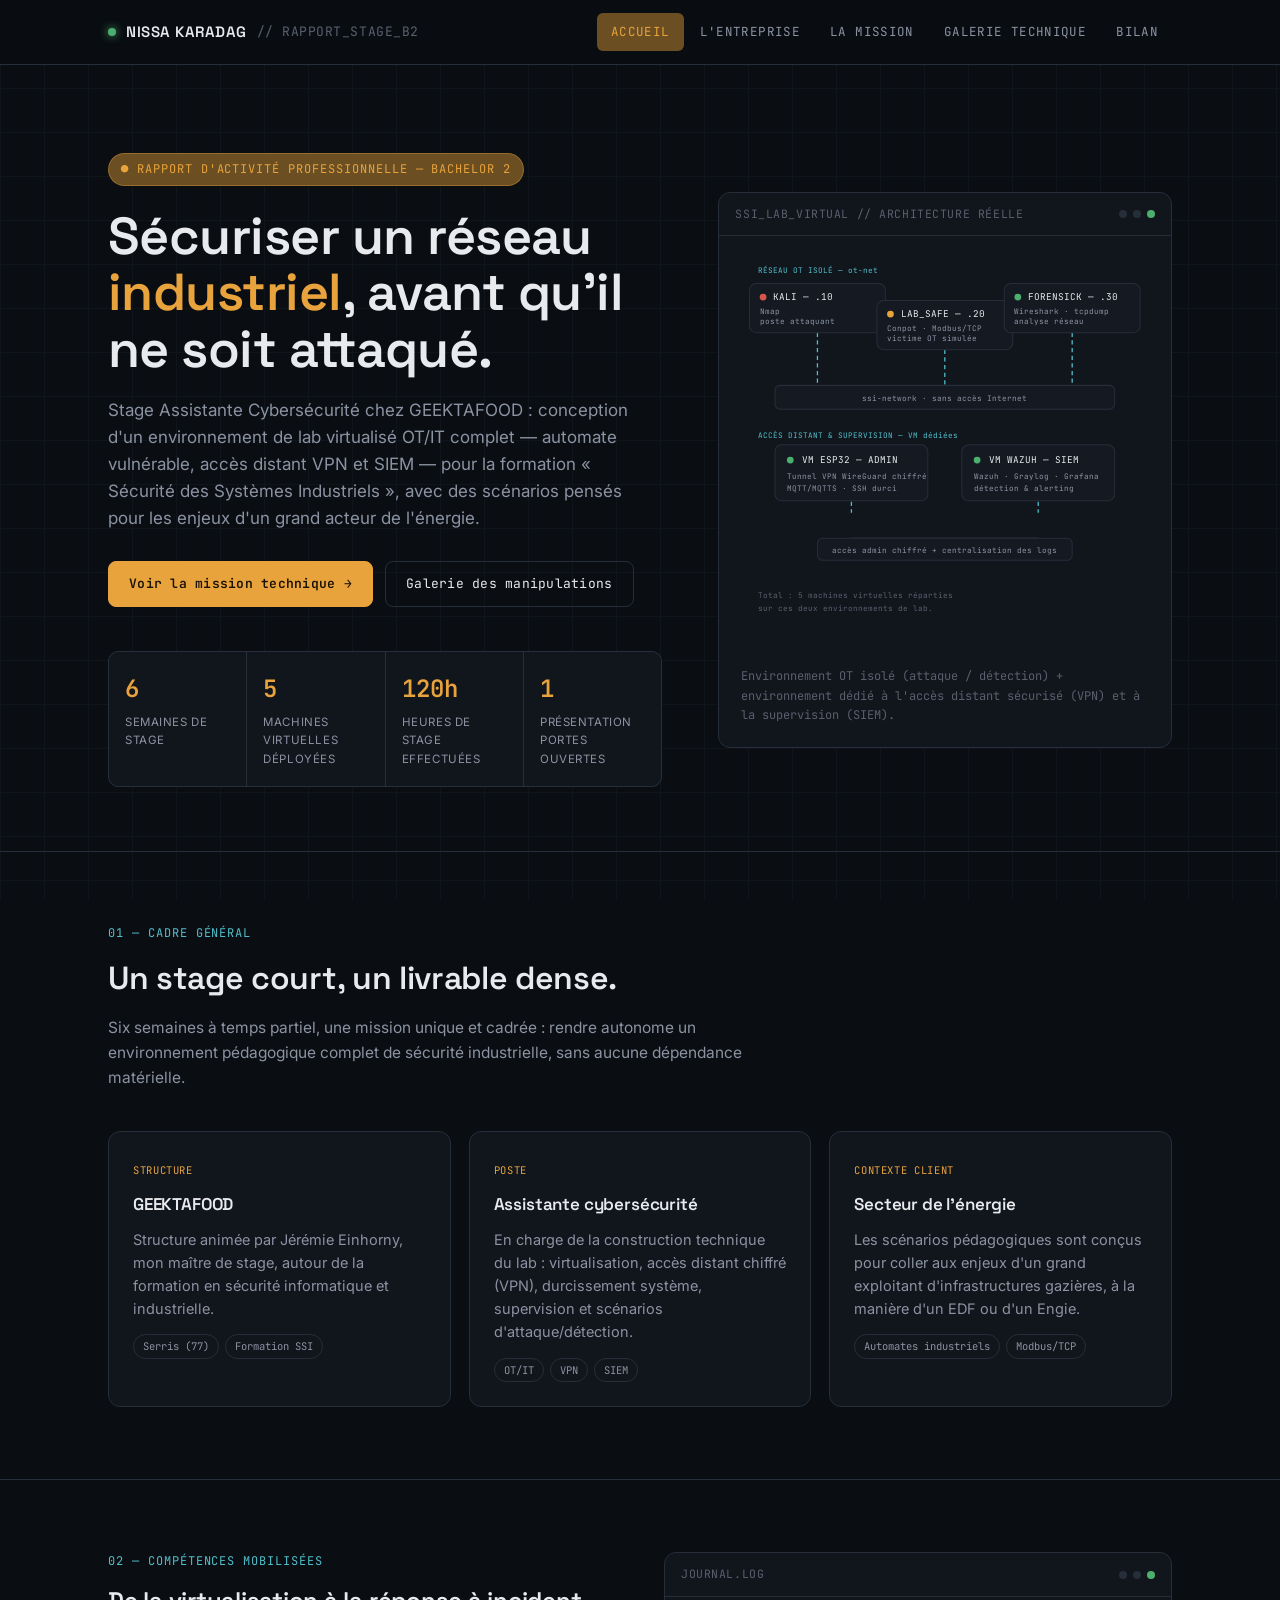
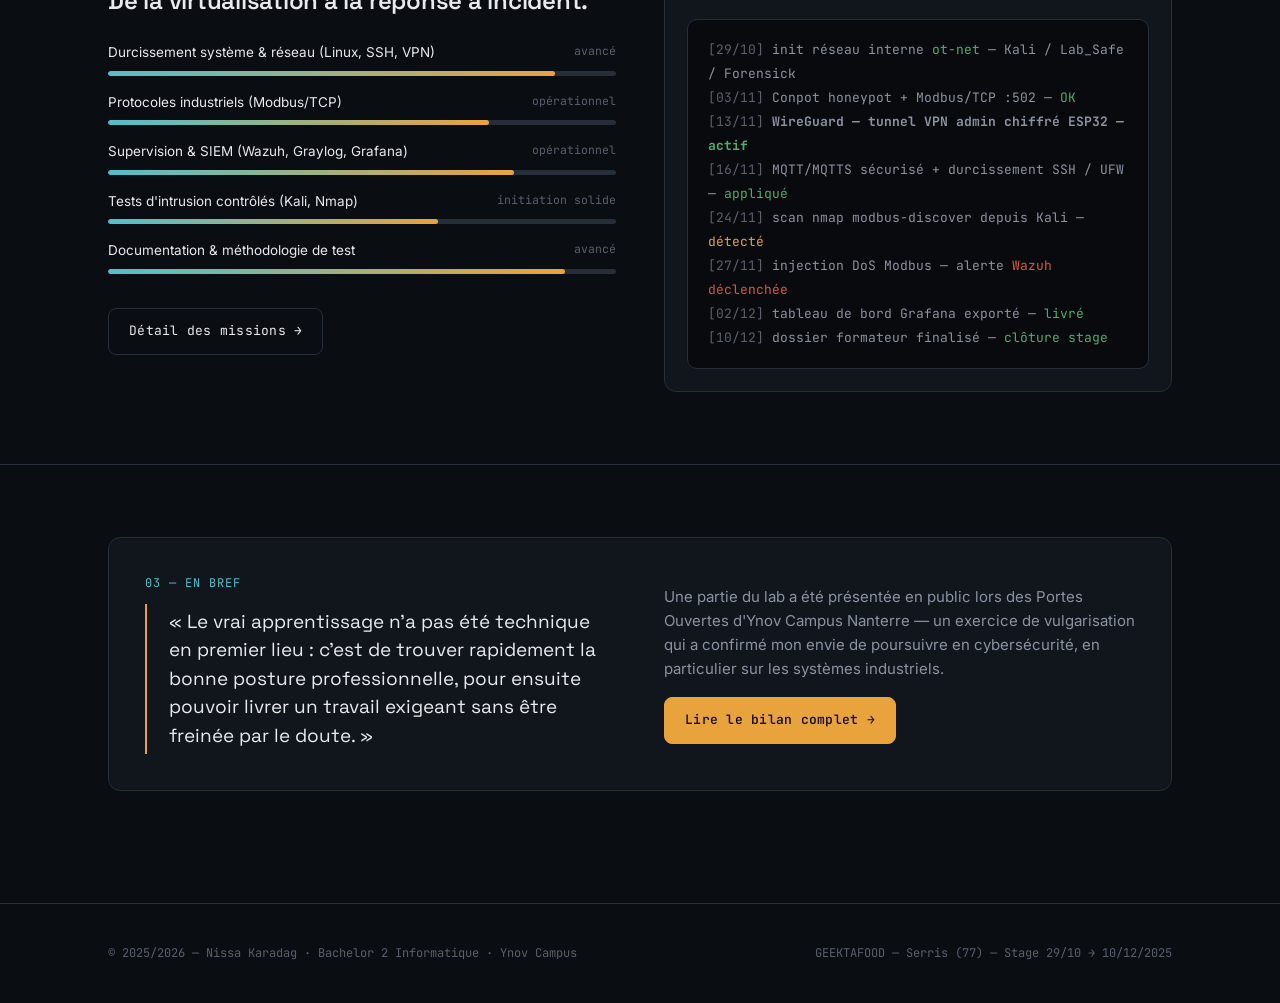
<file: rapport-stage/index.html>
<!DOCTYPE html>
<html lang="fr">
<head>
<meta charset="UTF-8">
<meta name="viewport" content="width=device-width, initial-scale=1.0">
<title>Nissa Karadag — Rapport de stage · Sécurité des Systèmes Industriels</title>
<meta name="description" content="Rapport d'activité professionnelle — Stage Assistante Cybersécurité chez GEEKTAFOOD, conception d'un lab OT/IT de sécurité industrielle.">
<link rel="stylesheet" href="assets/css/style.css">
</head>
<body>

<header class="topbar">
  <div class="topbar-inner">
    <a href="index.html" class="brand">
      <span class="dot"></span>
      <strong>NISSA KARADAG</strong>
      <span>// RAPPORT_STAGE_B2</span>
    </a>
    <nav class="nav">
      <a href="index.html" class="active">Accueil</a>
      <a href="entreprise.html">L'entreprise</a>
      <a href="mission.html">La mission</a>
      <a href="galerie.html">Galerie technique</a>
      <a href="bilan.html">Bilan</a>
    </nav>
    <button class="nav-toggle" aria-label="Menu">☰</button>
  </div>
</header>

<main>

  <!-- ============ HERO ============ -->
  <section class="hero">
    <div class="container">
      <div class="hero-grid">
        <div>
          <span class="eyebrow">● Rapport d'activité professionnelle — Bachelor 2</span>
          <h1>Sécuriser un réseau <span class="accent">industriel</span>, avant qu'il ne soit attaqué.</h1>
          <p class="lead">
            Stage Assistante Cybersécurité chez GEEKTAFOOD : conception d'un environnement de lab
            virtualisé OT/IT complet — automate vulnérable, accès distant VPN et SIEM — pour la
            formation « Sécurité des Systèmes Industriels », avec des scénarios pensés pour les
            enjeux d'un grand acteur de l'énergie.
          </p>
          <div class="hero-actions">
            <a href="mission.html" class="btn btn-primary">Voir la mission technique →</a>
            <a href="galerie.html" class="btn btn-ghost">Galerie des manipulations</a>
          </div>

          <div class="stat-strip">
            <div class="stat"><div class="n">6</div><div class="l">Semaines de stage</div></div>
            <div class="stat"><div class="n">5</div><div class="l">Machines virtuelles déployées</div></div>
            <div class="stat"><div class="n">120h</div><div class="l">Heures de stage effectuées</div></div>
            <div class="stat"><div class="n">1</div><div class="l">Présentation Portes Ouvertes</div></div>
          </div>
        </div>

        <div class="panel">
          <div class="panel-head">
            <span>SSI_LAB_VIRTUAL // architecture réelle</span>
            <div class="lights"><span></span><span></span><span style="background:var(--ok)"></span></div>
          </div>
          <div class="panel-body">
            <!-- Schéma signature : architecture réelle du lab (5 VM, 2 environnements) -->
            <svg class="schematic" viewBox="0 0 480 470" xmlns="http://www.w3.org/2000/svg" role="img" aria-label="Schéma de l'architecture du lab : réseau OT isolé à trois machines, plus VPN et SIEM">

              <!-- === Bloc 1 : réseau OT isolé === -->
              <text x="20" y="18" class="node-sub" style="fill:var(--cyan)">RÉSEAU OT ISOLÉ — ot-net</text>

              <path class="line-active" d="M 90 88 L 90 150" />
              <path class="line-active" d="M 240 108 L 240 150" />
              <path class="line-active" d="M 390 88 L 390 150" />
              <rect x="40" y="150" width="400" height="28" rx="6" class="node-box" />
              <text x="240" y="168" text-anchor="middle" class="node-sub">ssi-network · sans accès Internet</text>

              <!-- KALI -->
              <rect x="10" y="30" width="160" height="58" rx="8" class="node-box" stroke="var(--alert)" />
              <circle cx="26" cy="46" r="4" class="led led-alert" />
              <text x="38" y="50" class="node-title">KALI — .10</text>
              <text x="22" y="66" class="node-sub">Nmap</text>
              <text x="22" y="78" class="node-sub">poste attaquant</text>

              <!-- LAB_SAFE -->
              <rect x="160" y="50" width="160" height="58" rx="8" class="node-box" stroke="var(--amber)" />
              <circle cx="176" cy="66" r="4" class="led led-warn" />
              <text x="188" y="70" class="node-title">LAB_SAFE — .20</text>
              <text x="172" y="86" class="node-sub">Conpot · Modbus/TCP</text>
              <text x="172" y="98" class="node-sub">victime OT simulée</text>

              <!-- FORENSICK -->
              <rect x="310" y="30" width="160" height="58" rx="8" class="node-box" />
              <circle cx="326" cy="46" r="4" class="led led-ok" />
              <text x="338" y="50" class="node-title">FORENSICK — .30</text>
              <text x="322" y="66" class="node-sub">Wireshark · tcpdump</text>
              <text x="322" y="78" class="node-sub">analyse réseau</text>

              <!-- === Bloc 2 : accès distant + SIEM (VM séparées) === -->
              <text x="20" y="212" class="node-sub" style="fill:var(--cyan)">ACCÈS DISTANT &amp; SUPERVISION — VM dédiées</text>

              <path class="line-active" d="M 130 260 L 130 300" />
              <path class="line-active" d="M 350 260 L 350 300" />
              <path class="line" d="M 130 330 L 350 330" />

              <!-- VPN / ESP32 -->
              <rect x="40" y="220" width="180" height="66" rx="8" class="node-box" stroke="var(--cyan)" />
              <circle cx="58" cy="238" r="4" class="led led-ok" />
              <text x="72" y="242" class="node-title">VM ESP32 — ADMIN</text>
              <text x="54" y="260" class="node-sub">Tunnel VPN WireGuard chiffré</text>
              <text x="54" y="274" class="node-sub">MQTT/MQTTS · SSH durci</text>

              <!-- SIEM -->
              <rect x="260" y="220" width="180" height="66" rx="8" class="node-box" stroke="var(--cyan)" />
              <circle cx="278" cy="238" r="4" class="led led-ok" />
              <text x="292" y="242" class="node-title">VM WAZUH — SIEM</text>
              <text x="274" y="260" class="node-sub">Wazuh · Graylog · Grafana</text>
              <text x="274" y="274" class="node-sub">détection &amp; alerting</text>

              <rect x="90" y="330" width="300" height="26" rx="6" class="node-box" />
              <text x="240" y="347" text-anchor="middle" class="node-sub">accès admin chiffré + centralisation des logs</text>

              <!-- note bas -->
              <text x="20" y="400" class="node-sub" style="fill:var(--text-faint)">Total : 5 machines virtuelles réparties</text>
              <text x="20" y="416" class="node-sub" style="fill:var(--text-faint)">sur ces deux environnements de lab.</text>
            </svg>
            <p class="figure-note">Environnement OT isolé (attaque / détection) + environnement dédié à l'accès distant sécurisé (VPN) et à la supervision (SIEM).</p>
          </div>
        </div>
      </div>
    </div>
  </section>

  <hr class="divider">

  <!-- ============ APERÇU CADRE ============ -->
  <section>
    <div class="container">
      <div class="section-head">
        <span class="section-tag">01 — Cadre général</span>
        <h2>Un stage court, un livrable dense.</h2>
        <p>Six semaines à temps partiel, une mission unique et cadrée : rendre autonome un environnement
        pédagogique complet de sécurité industrielle, sans aucune dépendance matérielle.</p>
      </div>

      <div class="grid-3">
        <div class="card">
          <span class="tag">Structure</span>
          <h3>GEEKTAFOOD</h3>
          <p>Structure animée par Jérémie Einhorny, mon maître de stage, autour de la formation en
          sécurité informatique et industrielle.</p>
          <div class="kv"><span class="chip">Serris (77)</span><span class="chip">Formation SSI</span></div>
        </div>
        <div class="card">
          <span class="tag">Poste</span>
          <h3>Assistante cybersécurité</h3>
          <p>En charge de la construction technique du lab : virtualisation, accès distant chiffré
          (VPN), durcissement système, supervision et scénarios d'attaque/détection.</p>
          <div class="kv"><span class="chip">OT/IT</span><span class="chip">VPN</span><span class="chip">SIEM</span></div>
        </div>
        <div class="card">
          <span class="tag">Contexte client</span>
          <h3>Secteur de l'énergie</h3>
          <p>Les scénarios pédagogiques sont conçus pour coller aux enjeux d'un grand exploitant
          d'infrastructures gazières, à la manière d'un EDF ou d'un Engie.</p>
          <div class="kv"><span class="chip">Automates industriels</span><span class="chip">Modbus/TCP</span></div>
        </div>
      </div>
    </div>
  </section>

  <hr class="divider">

  <!-- ============ COMPETENCES APERCU ============ -->
  <section>
    <div class="container">
      <div class="split">
        <div>
          <span class="section-tag">02 — Compétences mobilisées</span>
          <h2 style="margin-bottom:22px;">De la virtualisation à la réponse à incident.</h2>

          <div class="skill">
            <div class="skill-top"><span class="name">Durcissement système &amp; réseau (Linux, SSH, VPN)</span><span class="lvl">avancé</span></div>
            <div class="bar"><span style="width:88%"></span></div>
          </div>
          <div class="skill">
            <div class="skill-top"><span class="name">Protocoles industriels (Modbus/TCP)</span><span class="lvl">opérationnel</span></div>
            <div class="bar"><span style="width:75%"></span></div>
          </div>
          <div class="skill">
            <div class="skill-top"><span class="name">Supervision &amp; SIEM (Wazuh, Graylog, Grafana)</span><span class="lvl">opérationnel</span></div>
            <div class="bar"><span style="width:80%"></span></div>
          </div>
          <div class="skill">
            <div class="skill-top"><span class="name">Tests d'intrusion contrôlés (Kali, Nmap)</span><span class="lvl">initiation solide</span></div>
            <div class="bar"><span style="width:65%"></span></div>
          </div>
          <div class="skill">
            <div class="skill-top"><span class="name">Documentation &amp; méthodologie de test</span><span class="lvl">avancé</span></div>
            <div class="bar"><span style="width:90%"></span></div>
          </div>

          <a href="mission.html" class="btn btn-ghost" style="margin-top:18px;">Détail des missions →</a>
        </div>

        <div class="panel">
          <div class="panel-head">
            <span>journal.log</span>
            <div class="lights"><span></span><span></span><span style="background:var(--ok)"></span></div>
          </div>
          <div class="panel-body">
            <div class="log-block">
<span class="muted">[29/10]</span> init réseau interne <span class="ok">ot-net</span> — Kali / Lab_Safe / Forensick<br>
<span class="muted">[03/11]</span> Conpot honeypot + Modbus/TCP :502 — <span class="ok">OK</span><br>
<span class="muted">[13/11]</span> <strong>WireGuard — tunnel VPN admin chiffré ESP32 — <span class="ok">actif</span></strong><br>
<span class="muted">[16/11]</span> MQTT/MQTTS sécurisé + durcissement SSH / UFW — <span class="ok">appliqué</span><br>
<span class="muted">[24/11]</span> scan nmap modbus-discover depuis Kali — <span class="warn">détecté</span><br>
<span class="muted">[27/11]</span> injection DoS Modbus — alerte <span class="alert">Wazuh déclenchée</span><br>
<span class="muted">[02/12]</span> tableau de bord Grafana exporté — <span class="ok">livré</span><br>
<span class="muted">[10/12]</span> dossier formateur finalisé — <span class="ok">clôture stage</span>
            </div>
          </div>
        </div>
      </div>
    </div>
  </section>

  <hr class="divider">

  <!-- ============ TEASER BILAN ============ -->
  <section>
    <div class="container">
      <div class="panel" style="padding:36px;">
        <div class="split" style="align-items:center;">
          <div>
            <span class="section-tag">03 — En bref</span>
            <p class="quote-block">
              « Le vrai apprentissage n'a pas été technique en premier lieu : c'est de trouver
              rapidement la bonne posture professionnelle, pour ensuite pouvoir livrer un travail
              exigeant sans être freinée par le doute. »
            </p>
          </div>
          <div>
            <p style="color:var(--text-muted); font-size:15px; margin-bottom:16px;">
              Une partie du lab a été présentée en public lors des Portes Ouvertes d'Ynov Campus
              Nanterre — un exercice de vulgarisation qui a confirmé mon envie de poursuivre en
              cybersécurité, en particulier sur les systèmes industriels.
            </p>
            <a href="bilan.html" class="btn btn-primary">Lire le bilan complet →</a>
          </div>
        </div>
      </div>
    </div>
  </section>

</main>

<footer>
  <div class="container footer-inner">
    <span class="fmono">© 2025/2026 — Nissa Karadag · Bachelor 2 Informatique · Ynov Campus</span>
    <span class="fmono">GEEKTAFOOD — Serris (77) — Stage 29/10 → 10/12/2025</span>
  </div>
</footer>

<script src="assets/js/main.js"></script>
</body>
</html>
</file>
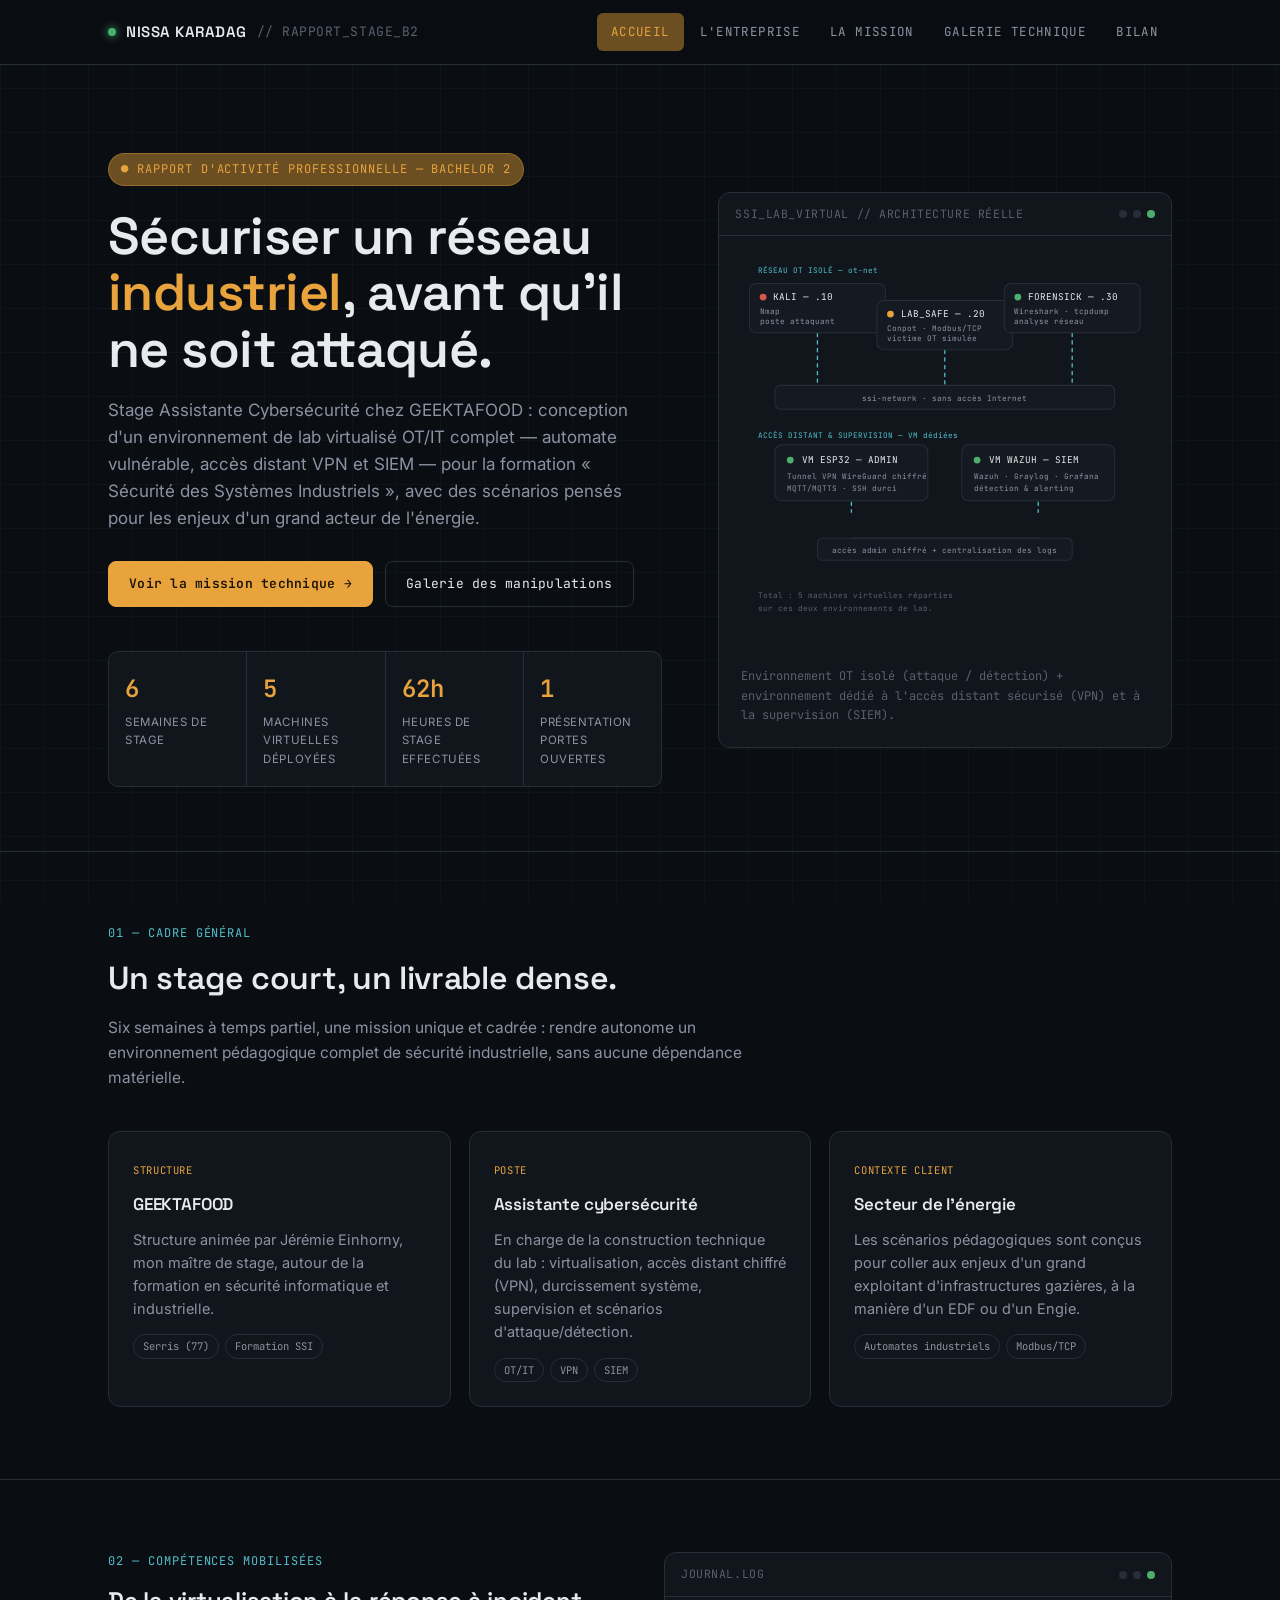
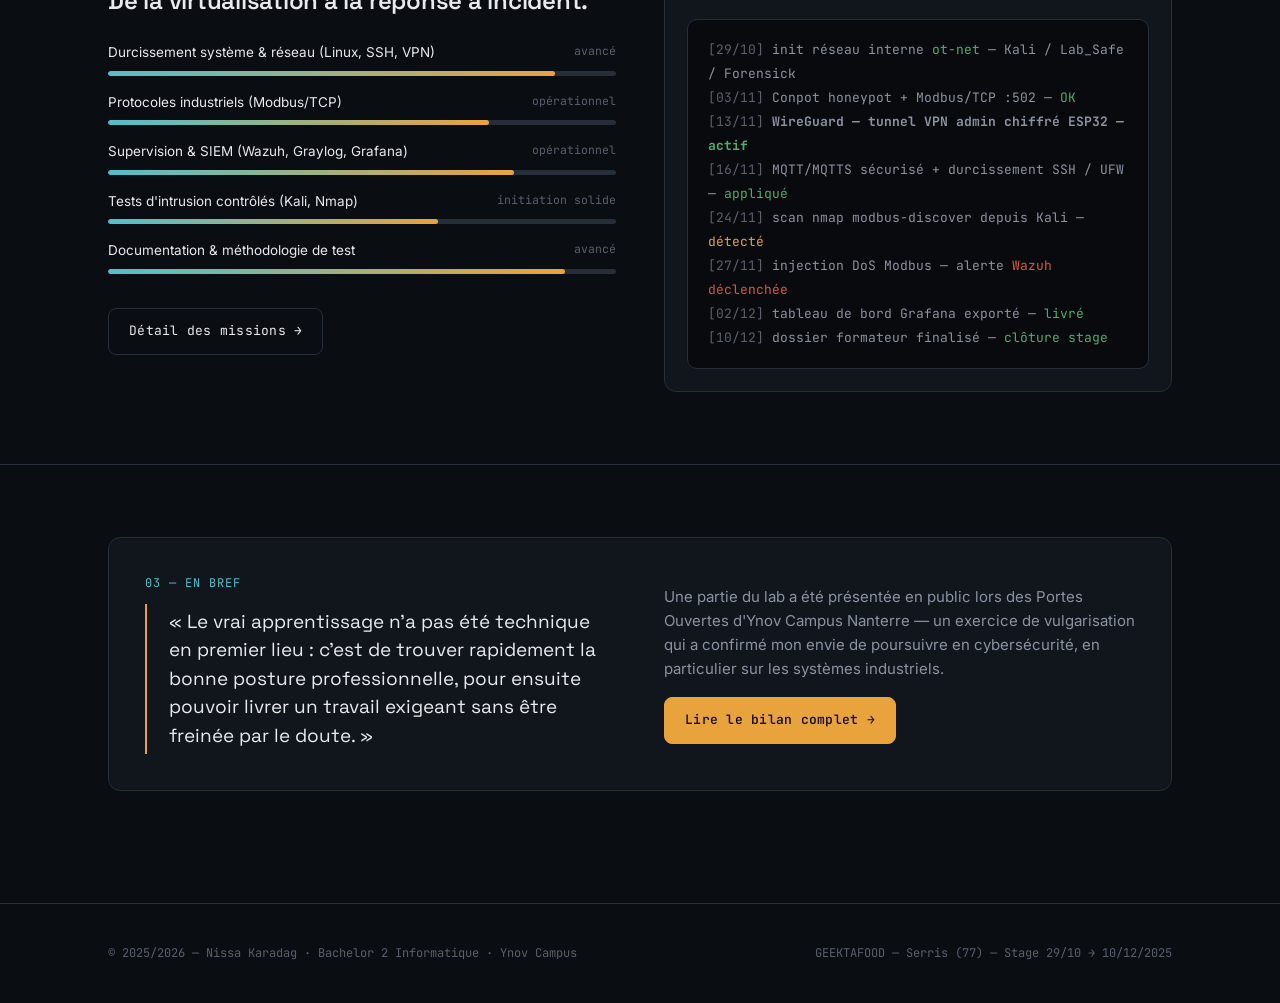
<file: portfolio/rapport-stage/index.html>
<!DOCTYPE html>
<html lang="fr">
<head>
<meta charset="UTF-8">
<meta name="viewport" content="width=device-width, initial-scale=1.0">
<title>Nissa Karadag — Rapport de stage · Sécurité des Systèmes Industriels</title>
<meta name="description" content="Rapport d'activité professionnelle — Stage Assistante Cybersécurité chez GEEKTAFOOD, conception d'un lab OT/IT de sécurité industrielle.">
<link rel="stylesheet" href="assets/css/style.css">
</head>
<body>

<header class="topbar">
  <div class="topbar-inner">
    <a href="index.html" class="brand">
      <span class="dot"></span>
      <strong>NISSA KARADAG</strong>
      <span>// RAPPORT_STAGE_B2</span>
    </a>
    <nav class="nav">
      <a href="index.html" class="active">Accueil</a>
      <a href="entreprise.html">L'entreprise</a>
      <a href="mission.html">La mission</a>
      <a href="galerie.html">Galerie technique</a>
      <a href="bilan.html">Bilan</a>
    </nav>
    <button class="nav-toggle" aria-label="Menu">☰</button>
  </div>
</header>

<main>

  <!-- ============ HERO ============ -->
  <section class="hero">
    <div class="container">
      <div class="hero-grid">
        <div>
          <span class="eyebrow">● Rapport d'activité professionnelle — Bachelor 2</span>
          <h1>Sécuriser un réseau <span class="accent">industriel</span>, avant qu'il ne soit attaqué.</h1>
          <p class="lead">
            Stage Assistante Cybersécurité chez GEEKTAFOOD : conception d'un environnement de lab
            virtualisé OT/IT complet — automate vulnérable, accès distant VPN et SIEM — pour la
            formation « Sécurité des Systèmes Industriels », avec des scénarios pensés pour les
            enjeux d'un grand acteur de l'énergie.
          </p>
          <div class="hero-actions">
            <a href="mission.html" class="btn btn-primary">Voir la mission technique →</a>
            <a href="galerie.html" class="btn btn-ghost">Galerie des manipulations</a>
          </div>

          <div class="stat-strip">
            <div class="stat"><div class="n">6</div><div class="l">Semaines de stage</div></div>
            <div class="stat"><div class="n">5</div><div class="l">Machines virtuelles déployées</div></div>
            <div class="stat"><div class="n">62h</div><div class="l">Heures de stage effectuées</div></div>
            <div class="stat"><div class="n">1</div><div class="l">Présentation Portes Ouvertes</div></div>
          </div>
        </div>

        <div class="panel">
          <div class="panel-head">
            <span>SSI_LAB_VIRTUAL // architecture réelle</span>
            <div class="lights"><span></span><span></span><span style="background:var(--ok)"></span></div>
          </div>
          <div class="panel-body">
            <!-- Schéma signature : architecture réelle du lab (5 VM, 2 environnements) -->
            <svg class="schematic" viewBox="0 0 480 470" xmlns="http://www.w3.org/2000/svg" role="img" aria-label="Schéma de l'architecture du lab : réseau OT isolé à trois machines, plus VPN et SIEM">

              <!-- === Bloc 1 : réseau OT isolé === -->
              <text x="20" y="18" class="node-sub" style="fill:var(--cyan)">RÉSEAU OT ISOLÉ — ot-net</text>

              <path class="line-active" d="M 90 88 L 90 150" />
              <path class="line-active" d="M 240 108 L 240 150" />
              <path class="line-active" d="M 390 88 L 390 150" />
              <rect x="40" y="150" width="400" height="28" rx="6" class="node-box" />
              <text x="240" y="168" text-anchor="middle" class="node-sub">ssi-network · sans accès Internet</text>

              <!-- KALI -->
              <rect x="10" y="30" width="160" height="58" rx="8" class="node-box" stroke="var(--alert)" />
              <circle cx="26" cy="46" r="4" class="led led-alert" />
              <text x="38" y="50" class="node-title">KALI — .10</text>
              <text x="22" y="66" class="node-sub">Nmap</text>
              <text x="22" y="78" class="node-sub">poste attaquant</text>

              <!-- LAB_SAFE -->
              <rect x="160" y="50" width="160" height="58" rx="8" class="node-box" stroke="var(--amber)" />
              <circle cx="176" cy="66" r="4" class="led led-warn" />
              <text x="188" y="70" class="node-title">LAB_SAFE — .20</text>
              <text x="172" y="86" class="node-sub">Conpot · Modbus/TCP</text>
              <text x="172" y="98" class="node-sub">victime OT simulée</text>

              <!-- FORENSICK -->
              <rect x="310" y="30" width="160" height="58" rx="8" class="node-box" />
              <circle cx="326" cy="46" r="4" class="led led-ok" />
              <text x="338" y="50" class="node-title">FORENSICK — .30</text>
              <text x="322" y="66" class="node-sub">Wireshark · tcpdump</text>
              <text x="322" y="78" class="node-sub">analyse réseau</text>

              <!-- === Bloc 2 : accès distant + SIEM (VM séparées) === -->
              <text x="20" y="212" class="node-sub" style="fill:var(--cyan)">ACCÈS DISTANT &amp; SUPERVISION — VM dédiées</text>

              <path class="line-active" d="M 130 260 L 130 300" />
              <path class="line-active" d="M 350 260 L 350 300" />
              <path class="line" d="M 130 330 L 350 330" />

              <!-- VPN / ESP32 -->
              <rect x="40" y="220" width="180" height="66" rx="8" class="node-box" stroke="var(--cyan)" />
              <circle cx="58" cy="238" r="4" class="led led-ok" />
              <text x="72" y="242" class="node-title">VM ESP32 — ADMIN</text>
              <text x="54" y="260" class="node-sub">Tunnel VPN WireGuard chiffré</text>
              <text x="54" y="274" class="node-sub">MQTT/MQTTS · SSH durci</text>

              <!-- SIEM -->
              <rect x="260" y="220" width="180" height="66" rx="8" class="node-box" stroke="var(--cyan)" />
              <circle cx="278" cy="238" r="4" class="led led-ok" />
              <text x="292" y="242" class="node-title">VM WAZUH — SIEM</text>
              <text x="274" y="260" class="node-sub">Wazuh · Graylog · Grafana</text>
              <text x="274" y="274" class="node-sub">détection &amp; alerting</text>

              <rect x="90" y="330" width="300" height="26" rx="6" class="node-box" />
              <text x="240" y="347" text-anchor="middle" class="node-sub">accès admin chiffré + centralisation des logs</text>

              <!-- note bas -->
              <text x="20" y="400" class="node-sub" style="fill:var(--text-faint)">Total : 5 machines virtuelles réparties</text>
              <text x="20" y="416" class="node-sub" style="fill:var(--text-faint)">sur ces deux environnements de lab.</text>
            </svg>
            <p class="figure-note">Environnement OT isolé (attaque / détection) + environnement dédié à l'accès distant sécurisé (VPN) et à la supervision (SIEM).</p>
          </div>
        </div>
      </div>
    </div>
  </section>

  <hr class="divider">

  <!-- ============ APERÇU CADRE ============ -->
  <section>
    <div class="container">
      <div class="section-head">
        <span class="section-tag">01 — Cadre général</span>
        <h2>Un stage court, un livrable dense.</h2>
        <p>Six semaines à temps partiel, une mission unique et cadrée : rendre autonome un environnement
        pédagogique complet de sécurité industrielle, sans aucune dépendance matérielle.</p>
      </div>

      <div class="grid-3">
        <div class="card">
          <span class="tag">Structure</span>
          <h3>GEEKTAFOOD</h3>
          <p>Structure animée par Jérémie Einhorny, mon maître de stage, autour de la formation en
          sécurité informatique et industrielle.</p>
          <div class="kv"><span class="chip">Serris (77)</span><span class="chip">Formation SSI</span></div>
        </div>
        <div class="card">
          <span class="tag">Poste</span>
          <h3>Assistante cybersécurité</h3>
          <p>En charge de la construction technique du lab : virtualisation, accès distant chiffré
          (VPN), durcissement système, supervision et scénarios d'attaque/détection.</p>
          <div class="kv"><span class="chip">OT/IT</span><span class="chip">VPN</span><span class="chip">SIEM</span></div>
        </div>
        <div class="card">
          <span class="tag">Contexte client</span>
          <h3>Secteur de l'énergie</h3>
          <p>Les scénarios pédagogiques sont conçus pour coller aux enjeux d'un grand exploitant
          d'infrastructures gazières, à la manière d'un EDF ou d'un Engie.</p>
          <div class="kv"><span class="chip">Automates industriels</span><span class="chip">Modbus/TCP</span></div>
        </div>
      </div>
    </div>
  </section>

  <hr class="divider">

  <!-- ============ COMPETENCES APERCU ============ -->
  <section>
    <div class="container">
      <div class="split">
        <div>
          <span class="section-tag">02 — Compétences mobilisées</span>
          <h2 style="margin-bottom:22px;">De la virtualisation à la réponse à incident.</h2>

          <div class="skill">
            <div class="skill-top"><span class="name">Durcissement système &amp; réseau (Linux, SSH, VPN)</span><span class="lvl">avancé</span></div>
            <div class="bar"><span style="width:88%"></span></div>
          </div>
          <div class="skill">
            <div class="skill-top"><span class="name">Protocoles industriels (Modbus/TCP)</span><span class="lvl">opérationnel</span></div>
            <div class="bar"><span style="width:75%"></span></div>
          </div>
          <div class="skill">
            <div class="skill-top"><span class="name">Supervision &amp; SIEM (Wazuh, Graylog, Grafana)</span><span class="lvl">opérationnel</span></div>
            <div class="bar"><span style="width:80%"></span></div>
          </div>
          <div class="skill">
            <div class="skill-top"><span class="name">Tests d'intrusion contrôlés (Kali, Nmap)</span><span class="lvl">initiation solide</span></div>
            <div class="bar"><span style="width:65%"></span></div>
          </div>
          <div class="skill">
            <div class="skill-top"><span class="name">Documentation &amp; méthodologie de test</span><span class="lvl">avancé</span></div>
            <div class="bar"><span style="width:90%"></span></div>
          </div>

          <a href="mission.html" class="btn btn-ghost" style="margin-top:18px;">Détail des missions →</a>
        </div>

        <div class="panel">
          <div class="panel-head">
            <span>journal.log</span>
            <div class="lights"><span></span><span></span><span style="background:var(--ok)"></span></div>
          </div>
          <div class="panel-body">
            <div class="log-block">
<span class="muted">[29/10]</span> init réseau interne <span class="ok">ot-net</span> — Kali / Lab_Safe / Forensick<br>
<span class="muted">[03/11]</span> Conpot honeypot + Modbus/TCP :502 — <span class="ok">OK</span><br>
<span class="muted">[13/11]</span> <strong>WireGuard — tunnel VPN admin chiffré ESP32 — <span class="ok">actif</span></strong><br>
<span class="muted">[16/11]</span> MQTT/MQTTS sécurisé + durcissement SSH / UFW — <span class="ok">appliqué</span><br>
<span class="muted">[24/11]</span> scan nmap modbus-discover depuis Kali — <span class="warn">détecté</span><br>
<span class="muted">[27/11]</span> injection DoS Modbus — alerte <span class="alert">Wazuh déclenchée</span><br>
<span class="muted">[02/12]</span> tableau de bord Grafana exporté — <span class="ok">livré</span><br>
<span class="muted">[10/12]</span> dossier formateur finalisé — <span class="ok">clôture stage</span>
            </div>
          </div>
        </div>
      </div>
    </div>
  </section>

  <hr class="divider">

  <!-- ============ TEASER BILAN ============ -->
  <section>
    <div class="container">
      <div class="panel" style="padding:36px;">
        <div class="split" style="align-items:center;">
          <div>
            <span class="section-tag">03 — En bref</span>
            <p class="quote-block">
              « Le vrai apprentissage n'a pas été technique en premier lieu : c'est de trouver
              rapidement la bonne posture professionnelle, pour ensuite pouvoir livrer un travail
              exigeant sans être freinée par le doute. »
            </p>
          </div>
          <div>
            <p style="color:var(--text-muted); font-size:15px; margin-bottom:16px;">
              Une partie du lab a été présentée en public lors des Portes Ouvertes d'Ynov Campus
              Nanterre — un exercice de vulgarisation qui a confirmé mon envie de poursuivre en
              cybersécurité, en particulier sur les systèmes industriels.
            </p>
            <a href="bilan.html" class="btn btn-primary">Lire le bilan complet →</a>
          </div>
        </div>
      </div>
    </div>
  </section>

</main>

<footer>
  <div class="container footer-inner">
    <span class="fmono">© 2025/2026 — Nissa Karadag · Bachelor 2 Informatique · Ynov Campus</span>
    <span class="fmono">GEEKTAFOOD — Serris (77) — Stage 29/10 → 10/12/2025</span>
  </div>
</footer>

<script src="assets/js/main.js"></script>
</body>
</html>
</file>
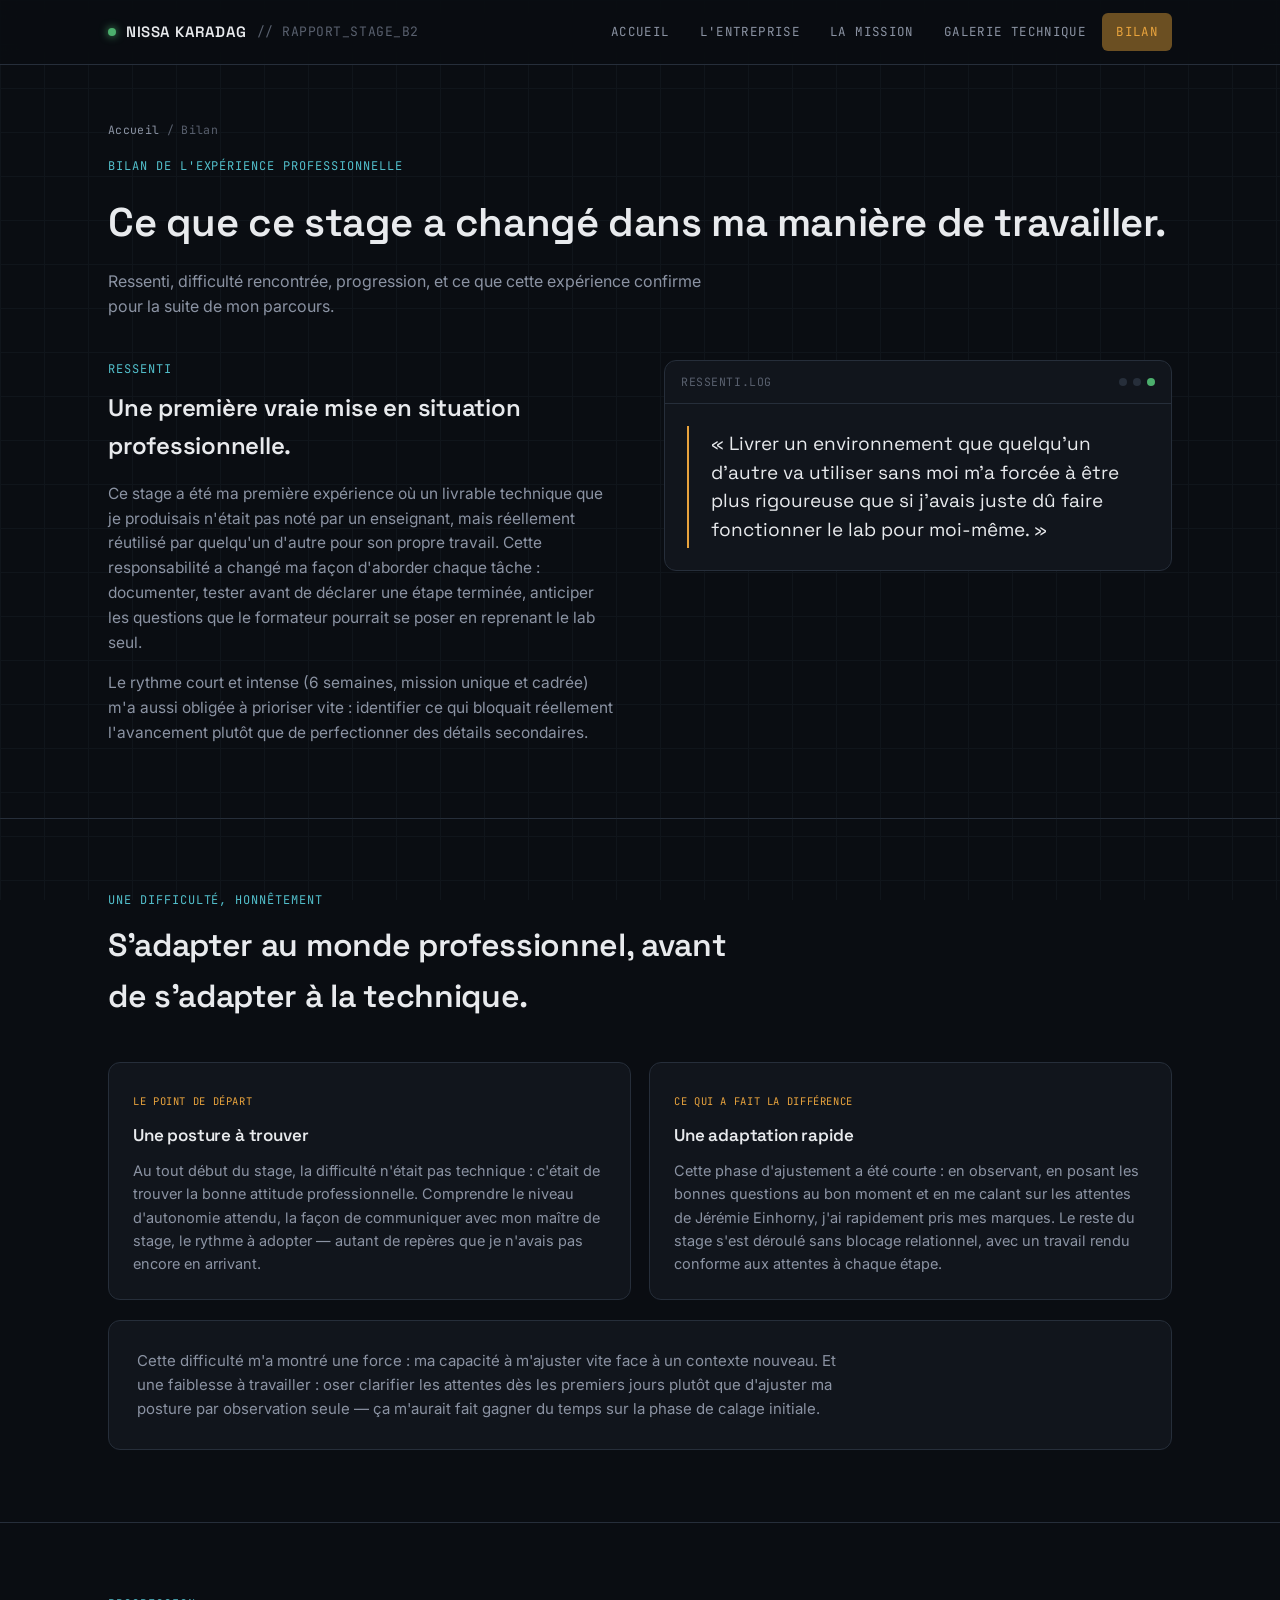
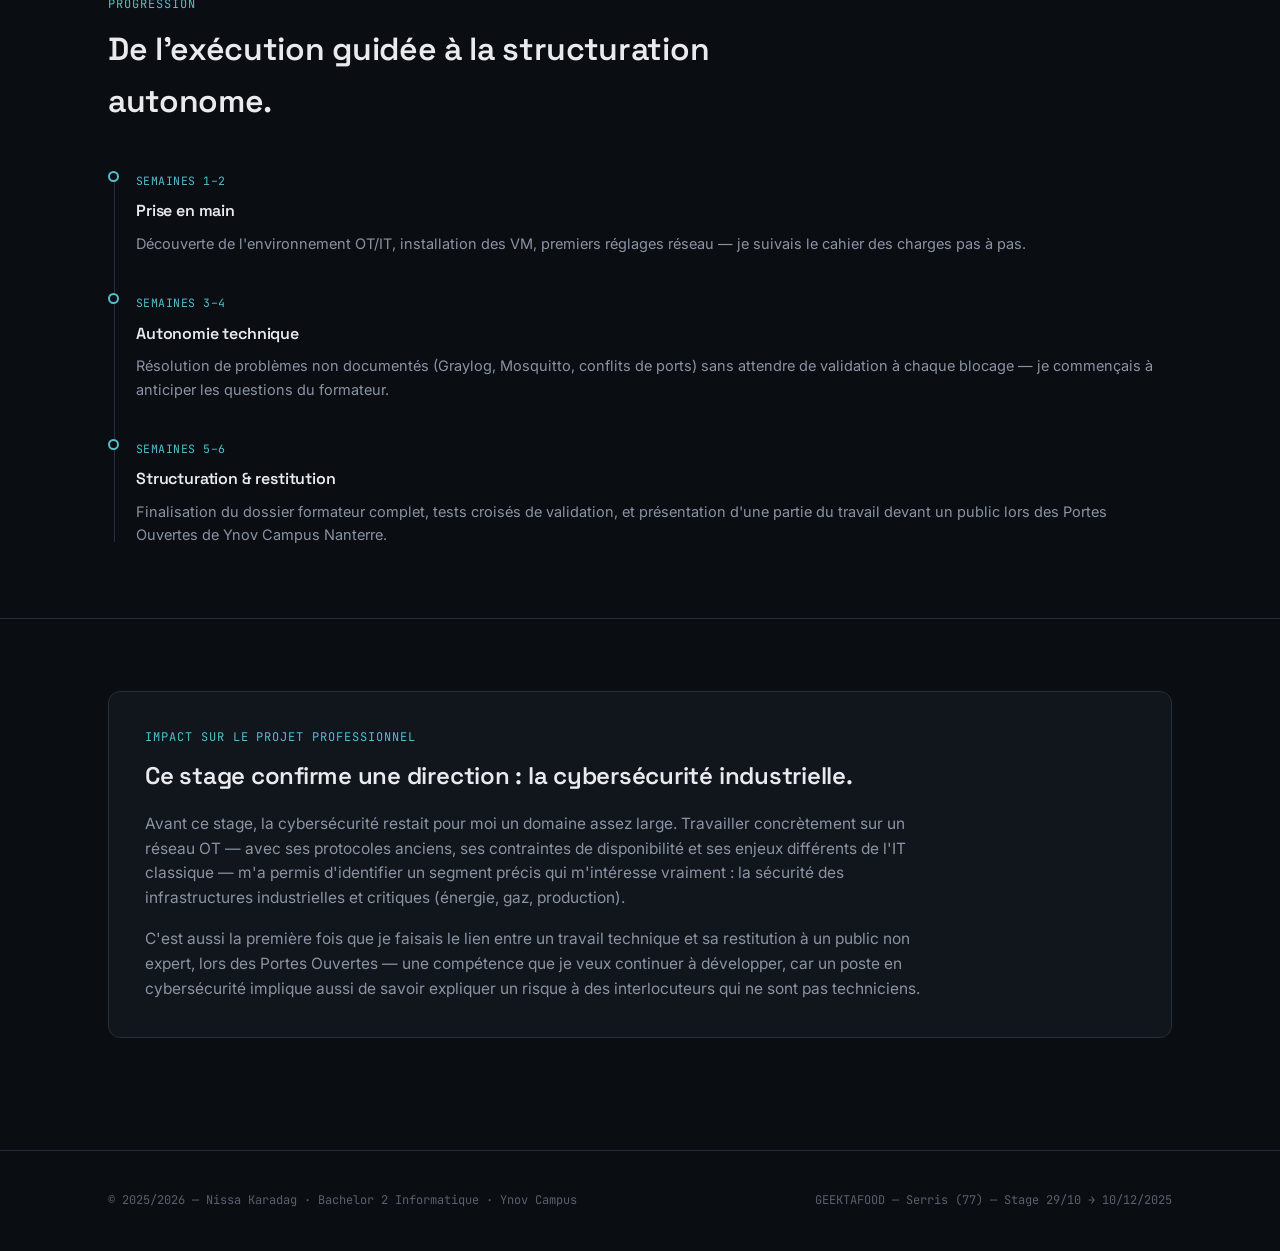
<file: rapport-stage/bilan.html>
<!DOCTYPE html>
<html lang="fr">
<head>
<meta charset="UTF-8">
<meta name="viewport" content="width=device-width, initial-scale=1.0">
<title>Bilan personnel — Nissa Karadag</title>
<meta name="description" content="Bilan de l'expérience professionnelle, difficulté rencontrée, progression et impact sur le projet professionnel.">
<link rel="stylesheet" href="assets/css/style.css">
</head>
<body>

<header class="topbar">
  <div class="topbar-inner">
    <a href="index.html" class="brand">
      <span class="dot"></span>
      <strong>NISSA KARADAG</strong>
      <span>// RAPPORT_STAGE_B2</span>
    </a>
    <nav class="nav">
      <a href="index.html">Accueil</a>
      <a href="entreprise.html">L'entreprise</a>
      <a href="mission.html">La mission</a>
      <a href="galerie.html">Galerie technique</a>
      <a href="bilan.html" class="active">Bilan</a>
    </nav>
    <button class="nav-toggle" aria-label="Menu">☰</button>
  </div>
</header>

<main>

  <section class="page-hero">
    <div class="container">
      <div class="breadcrumb"><a href="index.html">Accueil</a> / Bilan</div>
      <span class="section-tag">Bilan de l'expérience professionnelle</span>
      <h1>Ce que ce stage a changé dans ma manière de travailler.</h1>
      <p>Ressenti, difficulté rencontrée, progression, et ce que cette expérience confirme pour
      la suite de mon parcours.</p>
    </div>
  </section>

  <!-- RESSENTI -->
  <section style="padding-top:0;">
    <div class="container">
      <div class="split">
        <div>
          <span class="section-tag">Ressenti</span>
          <h2 style="margin-bottom:16px;">Une première vraie mise en situation professionnelle.</h2>
          <p style="color:var(--text-muted); font-size:15.5px; margin-bottom:16px;">
            Ce stage a été ma première expérience où un livrable technique que je produisais
            n'était pas noté par un enseignant, mais réellement réutilisé par quelqu'un d'autre
            pour son propre travail. Cette responsabilité a changé ma façon d'aborder chaque
            tâche : documenter, tester avant de déclarer une étape terminée, anticiper les
            questions que le formateur pourrait se poser en reprenant le lab seul.
          </p>
          <p style="color:var(--text-muted); font-size:15.5px;">
            Le rythme court et intense (6 semaines, mission unique et cadrée) m'a aussi obligée à
            prioriser vite : identifier ce qui bloquait réellement l'avancement plutôt que de
            perfectionner des détails secondaires.
          </p>
        </div>
        <div class="panel">
          <div class="panel-head">
            <span>ressenti.log</span>
            <div class="lights"><span></span><span></span><span style="background:var(--ok)"></span></div>
          </div>
          <div class="panel-body">
            <p class="quote-block">
              « Livrer un environnement que quelqu'un d'autre va utiliser sans moi m'a forcée à
              être plus rigoureuse que si j'avais juste dû faire fonctionner le lab pour moi-même. »
            </p>
          </div>
        </div>
      </div>
    </div>
  </section>

  <hr class="divider">

  <!-- DIFFICULTE -->
  <section>
    <div class="container">
      <div class="section-head">
        <span class="section-tag">Une difficulté, honnêtement</span>
        <h2>S'adapter au monde professionnel, avant de s'adapter à la technique.</h2>
      </div>

      <div class="grid-2">
        <div class="card">
          <span class="tag">Le point de départ</span>
          <h3>Une posture à trouver</h3>
          <p>Au tout début du stage, la difficulté n'était pas technique : c'était de trouver la
          bonne attitude professionnelle. Comprendre le niveau d'autonomie attendu, la façon de
          communiquer avec mon maître de stage, le rythme à adopter — autant de repères que je
          n'avais pas encore en arrivant.</p>
        </div>
        <div class="card">
          <span class="tag">Ce qui a fait la différence</span>
          <h3>Une adaptation rapide</h3>
          <p>Cette phase d'ajustement a été courte : en observant, en posant les bonnes questions
          au bon moment et en me calant sur les attentes de Jérémie Einhorny, j'ai rapidement pris
          mes marques. Le reste du stage s'est déroulé sans blocage relationnel, avec un travail
          rendu conforme aux attentes à chaque étape.</p>
        </div>
      </div>

      <div class="panel" style="margin-top:20px; padding:28px;">
        <p style="color:var(--text-muted); font-size:15px; max-width:80ch;">
          Cette difficulté m'a montré une force : ma capacité à m'ajuster vite face à un contexte
          nouveau. Et une faiblesse à travailler : oser clarifier les attentes dès les premiers
          jours plutôt que d'ajuster ma posture par observation seule — ça m'aurait fait gagner du
          temps sur la phase de calage initiale.
        </p>
      </div>
    </div>
  </section>

  <hr class="divider">

  <!-- PROGRESSION -->
  <section>
    <div class="container">
      <div class="section-head">
        <span class="section-tag">Progression</span>
        <h2>De l'exécution guidée à la structuration autonome.</h2>
      </div>

      <div class="timeline">
        <div class="tl-item">
          <span class="date">Semaines 1–2</span>
          <h4>Prise en main</h4>
          <p>Découverte de l'environnement OT/IT, installation des VM, premiers réglages réseau —
          je suivais le cahier des charges pas à pas.</p>
        </div>
        <div class="tl-item">
          <span class="date">Semaines 3–4</span>
          <h4>Autonomie technique</h4>
          <p>Résolution de problèmes non documentés (Graylog, Mosquitto, conflits de ports) sans
          attendre de validation à chaque blocage — je commençais à anticiper les questions du
          formateur.</p>
        </div>
        <div class="tl-item">
          <span class="date">Semaines 5–6</span>
          <h4>Structuration &amp; restitution</h4>
          <p>Finalisation du dossier formateur complet, tests croisés de validation, et
          présentation d'une partie du travail devant un public lors des Portes Ouvertes de Ynov
          Campus Nanterre.</p>
        </div>
      </div>
    </div>
  </section>

  <hr class="divider">

  <!-- IMPACT PROJET PRO -->
  <section>
    <div class="container">
      <div class="panel" style="padding:36px;">
        <span class="section-tag">Impact sur le projet professionnel</span>
        <h2 style="margin-bottom:16px; font-size:24px;">Ce stage confirme une direction : la cybersécurité industrielle.</h2>
        <p style="color:var(--text-muted); font-size:15.5px; max-width:80ch; margin-bottom:16px;">
          Avant ce stage, la cybersécurité restait pour moi un domaine assez large. Travailler
          concrètement sur un réseau OT — avec ses protocoles anciens, ses contraintes de
          disponibilité et ses enjeux différents de l'IT classique — m'a permis d'identifier un
          segment précis qui m'intéresse vraiment : la sécurité des infrastructures industrielles
          et critiques (énergie, gaz, production).
        </p>
        <p style="color:var(--text-muted); font-size:15.5px; max-width:80ch;">
          C'est aussi la première fois que je faisais le lien entre un travail technique et sa
          restitution à un public non expert, lors des Portes Ouvertes — une compétence que je
          veux continuer à développer, car un poste en cybersécurité implique aussi de savoir
          expliquer un risque à des interlocuteurs qui ne sont pas techniciens.
        </p>
      </div>
    </div>
  </section>

</main>

<footer>
  <div class="container footer-inner">
    <span class="fmono">© 2025/2026 — Nissa Karadag · Bachelor 2 Informatique · Ynov Campus</span>
    <span class="fmono">GEEKTAFOOD — Serris (77) — Stage 29/10 → 10/12/2025</span>
  </div>
</footer>

<script src="assets/js/main.js"></script>
</body>
</html>
</file>
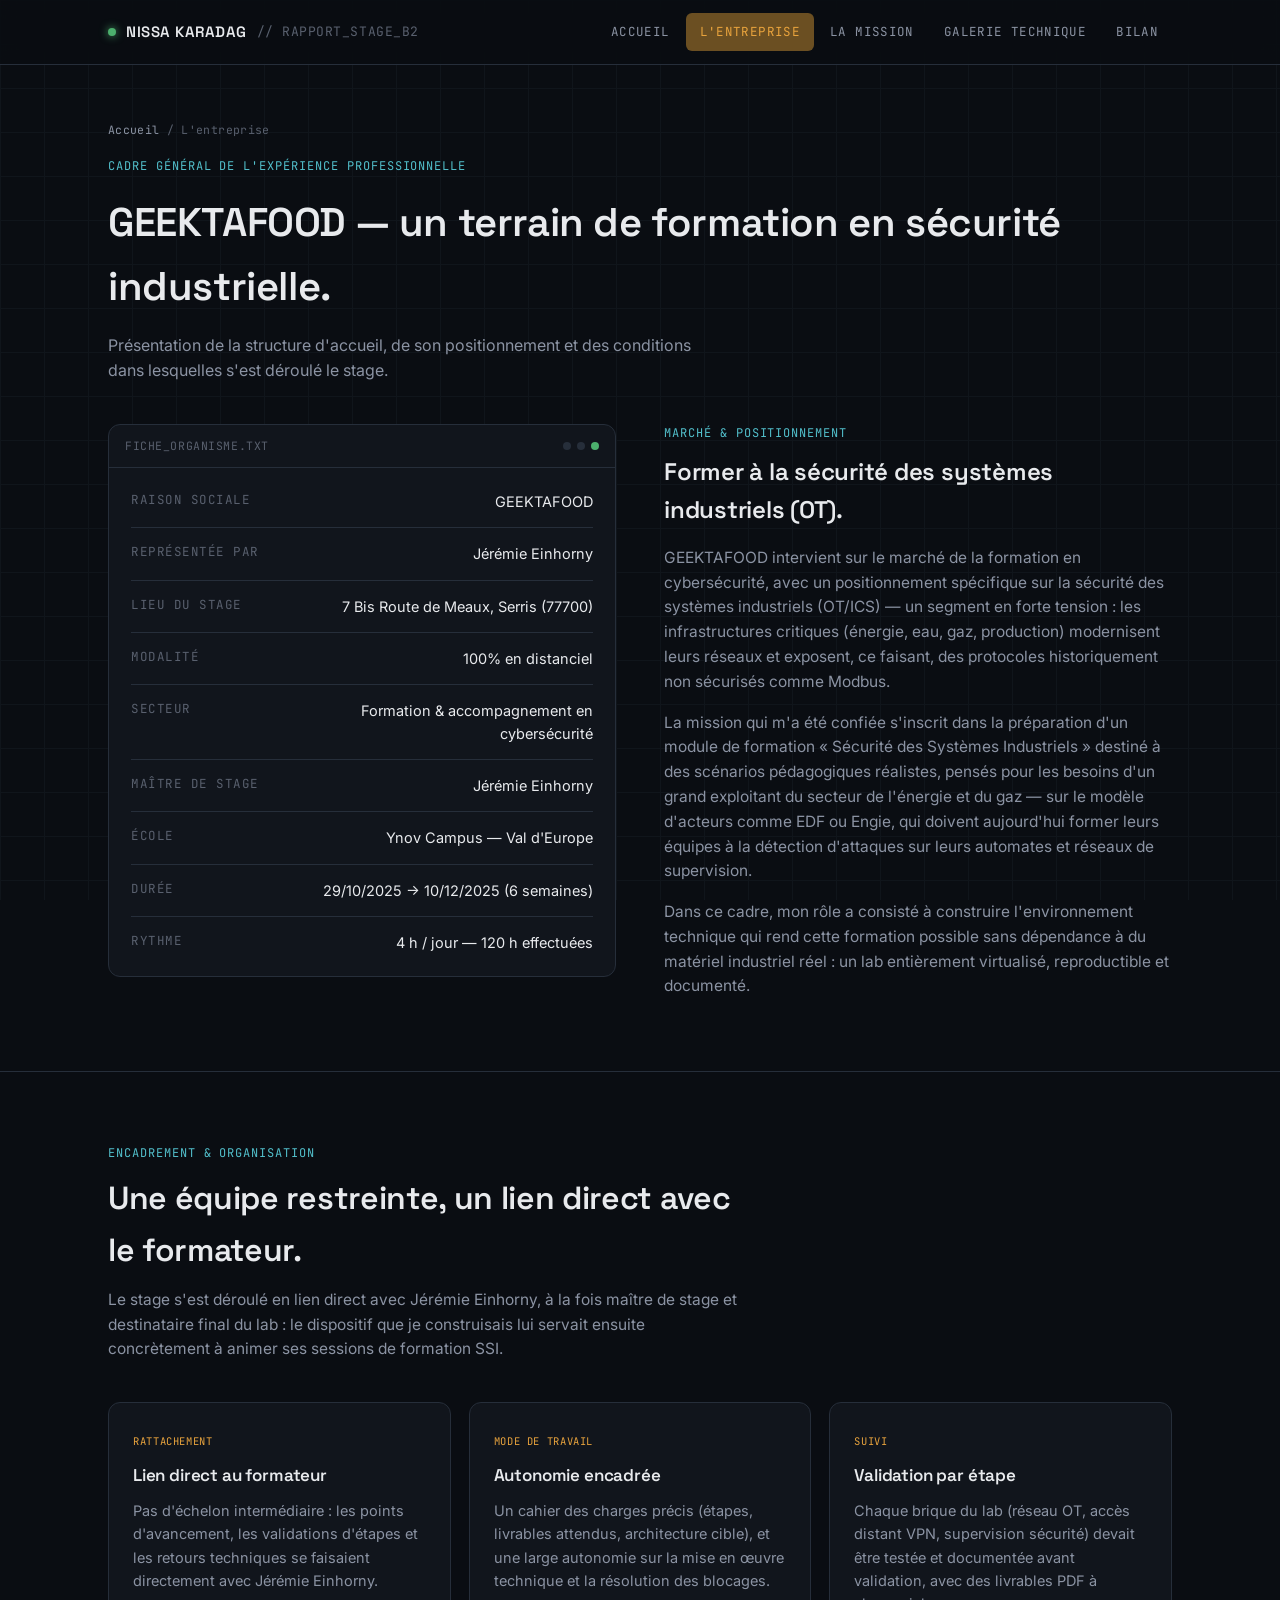
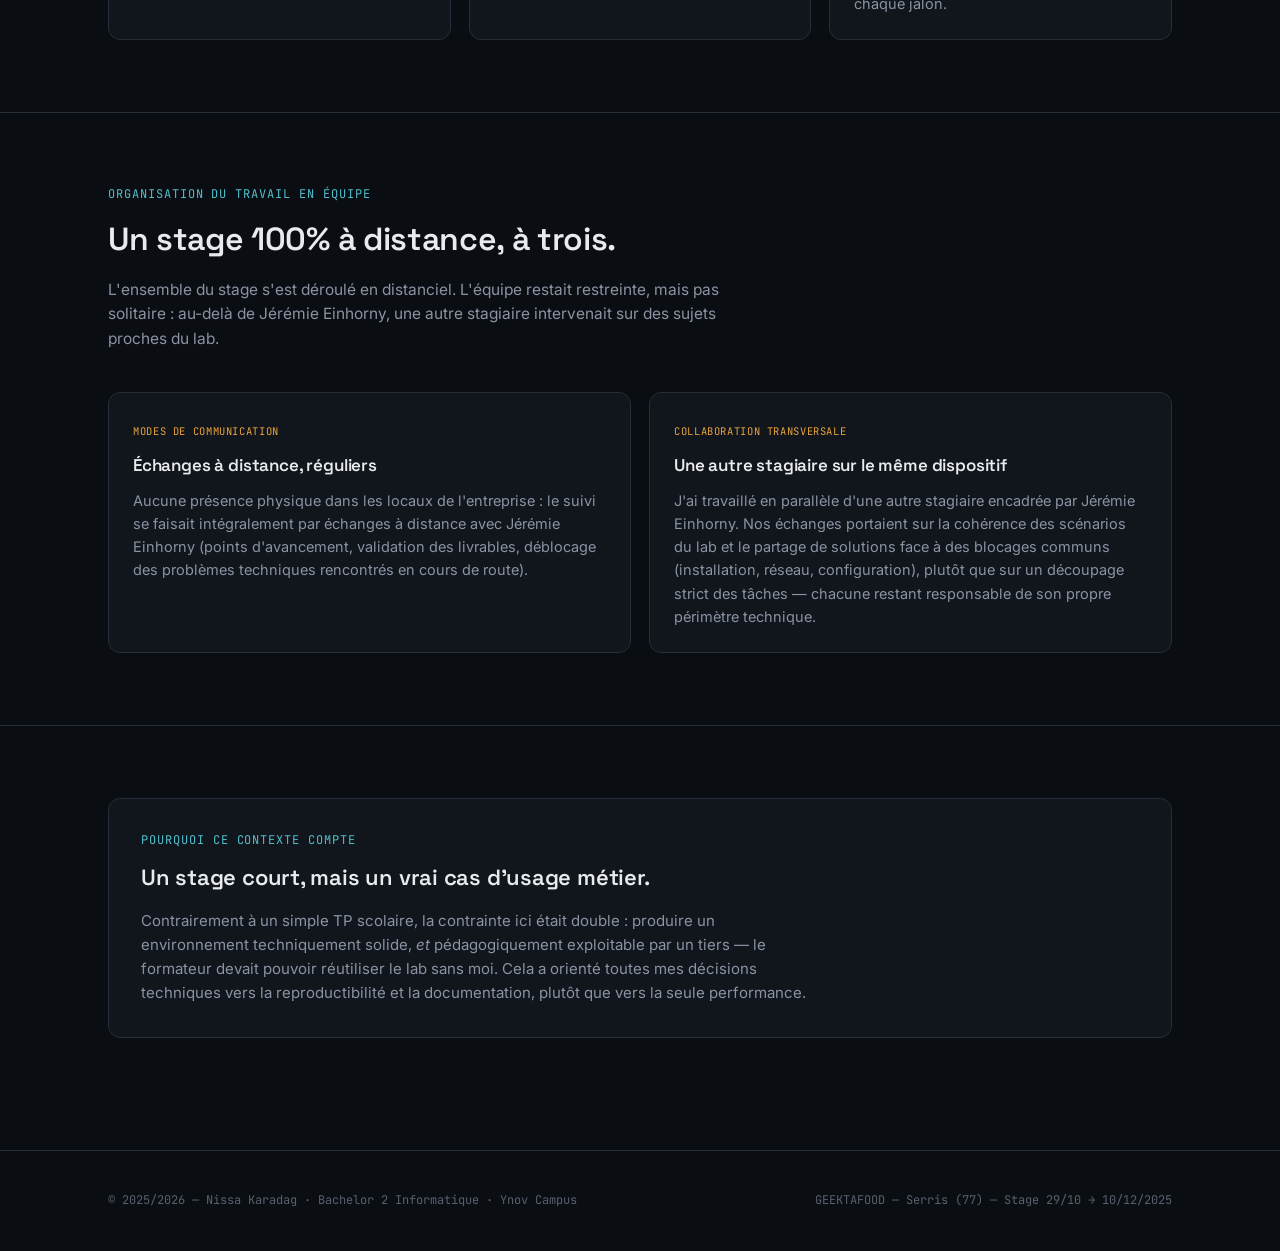
<file: rapport-stage/entreprise.html>
<!DOCTYPE html>
<html lang="fr">
<head>
<meta charset="UTF-8">
<meta name="viewport" content="width=device-width, initial-scale=1.0">
<title>L'entreprise — GEEKTAFOOD | Nissa Karadag</title>
<meta name="description" content="Présentation de GEEKTAFOOD, cadre du stage, marché de la formation en cybersécurité industrielle.">
<link rel="stylesheet" href="assets/css/style.css">
</head>
<body>

<header class="topbar">
  <div class="topbar-inner">
    <a href="index.html" class="brand">
      <span class="dot"></span>
      <strong>NISSA KARADAG</strong>
      <span>// RAPPORT_STAGE_B2</span>
    </a>
    <nav class="nav">
      <a href="index.html">Accueil</a>
      <a href="entreprise.html" class="active">L'entreprise</a>
      <a href="mission.html">La mission</a>
      <a href="galerie.html">Galerie technique</a>
      <a href="bilan.html">Bilan</a>
    </nav>
    <button class="nav-toggle" aria-label="Menu">☰</button>
  </div>
</header>

<main>

  <section class="page-hero">
    <div class="container">
      <div class="breadcrumb"><a href="index.html">Accueil</a> / L'entreprise</div>
      <span class="section-tag">Cadre général de l'expérience professionnelle</span>
      <h1>GEEKTAFOOD — un terrain de formation en sécurité industrielle.</h1>
      <p>Présentation de la structure d'accueil, de son positionnement et des conditions dans
      lesquelles s'est déroulé le stage.</p>
    </div>
  </section>

  <section style="padding-top:0;">
    <div class="container">
      <div class="split">
        <div class="panel">
          <div class="panel-head">
            <span>fiche_organisme.txt</span>
            <div class="lights"><span></span><span></span><span style="background:var(--ok)"></span></div>
          </div>
          <div class="panel-body">
            <div class="info-list">
              <div class="row"><span class="k">Raison sociale</span><span class="v">GEEKTAFOOD</span></div>
              <div class="row"><span class="k">Représentée par</span><span class="v">Jérémie Einhorny</span></div>
              <div class="row"><span class="k">Lieu du stage</span><span class="v">7 Bis Route de Meaux, Serris (77700)</span></div>
              <div class="row"><span class="k">Modalité</span><span class="v">100% en distanciel</span></div>
              <div class="row"><span class="k">Secteur</span><span class="v">Formation &amp; accompagnement en cybersécurité</span></div>
              <div class="row"><span class="k">Maître de stage</span><span class="v">Jérémie Einhorny</span></div>
              <div class="row"><span class="k">École</span><span class="v">Ynov Campus — Val d'Europe</span></div>
              <div class="row"><span class="k">Durée</span><span class="v">29/10/2025 → 10/12/2025 (6 semaines)</span></div>
              <div class="row"><span class="k">Rythme</span><span class="v">4 h / jour — 120 h effectuées</span></div>
            </div>
          </div>
        </div>

        <div>
          <span class="section-tag">Marché &amp; positionnement</span>
          <h2 style="margin-bottom:16px;">Former à la sécurité des systèmes industriels (OT).</h2>
          <p style="color:var(--text-muted); font-size:15.5px; margin-bottom:16px;">
            GEEKTAFOOD intervient sur le marché de la formation en cybersécurité, avec un
            positionnement spécifique sur la sécurité des systèmes industriels (OT/ICS) — un
            segment en forte tension : les infrastructures critiques (énergie, eau, gaz,
            production) modernisent leurs réseaux et exposent, ce faisant, des protocoles
            historiquement non sécurisés comme Modbus.
          </p>
          <p style="color:var(--text-muted); font-size:15.5px; margin-bottom:16px;">
            La mission qui m'a été confiée s'inscrit dans la préparation d'un module de formation
            « Sécurité des Systèmes Industriels » destiné à des scénarios pédagogiques réalistes,
            pensés pour les besoins d'un grand exploitant du secteur de l'énergie et du gaz — sur
            le modèle d'acteurs comme EDF ou Engie, qui doivent aujourd'hui former leurs équipes à
            la détection d'attaques sur leurs automates et réseaux de supervision.
          </p>
          <p style="color:var(--text-muted); font-size:15.5px;">
            Dans ce cadre, mon rôle a consisté à construire l'environnement technique qui rend
            cette formation possible sans dépendance à du matériel industriel réel : un lab
            entièrement virtualisé, reproductible et documenté.
          </p>
        </div>
      </div>
    </div>
  </section>

  <hr class="divider">

  <section>
    <div class="container">
      <div class="section-head">
        <span class="section-tag">Encadrement &amp; organisation</span>
        <h2>Une équipe restreinte, un lien direct avec le formateur.</h2>
        <p>Le stage s'est déroulé en lien direct avec Jérémie Einhorny, à la fois maître de stage
        et destinataire final du lab : le dispositif que je construisais lui servait ensuite
        concrètement à animer ses sessions de formation SSI.</p>
      </div>

      <div class="grid-3">
        <div class="card">
          <span class="tag">Rattachement</span>
          <h3>Lien direct au formateur</h3>
          <p>Pas d'échelon intermédiaire : les points d'avancement, les validations d'étapes et
          les retours techniques se faisaient directement avec Jérémie Einhorny.</p>
        </div>
        <div class="card">
          <span class="tag">Mode de travail</span>
          <h3>Autonomie encadrée</h3>
          <p>Un cahier des charges précis (étapes, livrables attendus, architecture cible), et une
          large autonomie sur la mise en œuvre technique et la résolution des blocages.</p>
        </div>
        <div class="card">
          <span class="tag">Suivi</span>
          <h3>Validation par étape</h3>
          <p>Chaque brique du lab (réseau OT, accès distant VPN, supervision sécurité) devait être
          testée et documentée avant validation, avec des livrables PDF à chaque jalon.</p>
        </div>
      </div>
    </div>
  </section>

  <hr class="divider">

  <section>
    <div class="container">
      <div class="section-head">
        <span class="section-tag">Organisation du travail en équipe</span>
        <h2>Un stage 100% à distance, à trois.</h2>
        <p>L'ensemble du stage s'est déroulé en distanciel. L'équipe restait restreinte, mais pas
        solitaire : au-delà de Jérémie Einhorny, une autre stagiaire intervenait sur des sujets
        proches du lab.</p>
      </div>

      <div class="grid-2">
        <div class="card">
          <span class="tag">Modes de communication</span>
          <h3>Échanges à distance, réguliers</h3>
          <p>Aucune présence physique dans les locaux de l'entreprise : le suivi se faisait
          intégralement par échanges à distance avec Jérémie Einhorny (points d'avancement,
          validation des livrables, déblocage des problèmes techniques rencontrés en cours de
          route).</p>
        </div>
        <div class="card">
          <span class="tag">Collaboration transversale</span>
          <h3>Une autre stagiaire sur le même dispositif</h3>
          <p>J'ai travaillé en parallèle d'une autre stagiaire encadrée par Jérémie Einhorny.
          Nos échanges portaient sur la cohérence des scénarios du lab et le partage de solutions
          face à des blocages communs (installation, réseau, configuration), plutôt que sur un
          découpage strict des tâches — chacune restant responsable de son propre périmètre
          technique.</p>
        </div>
      </div>
    </div>
  </section>

  <hr class="divider">

  <section>
    <div class="container">
      <div class="panel" style="padding:32px;">
        <span class="section-tag">Pourquoi ce contexte compte</span>
        <h2 style="margin-bottom:14px; font-size:22px;">Un stage court, mais un vrai cas d'usage métier.</h2>
        <p style="color:var(--text-muted); font-size:15px; max-width:74ch;">
          Contrairement à un simple TP scolaire, la contrainte ici était double : produire un
          environnement techniquement solide, <em>et</em> pédagogiquement exploitable par un tiers
          — le formateur devait pouvoir réutiliser le lab sans moi. Cela a orienté toutes mes
          décisions techniques vers la reproductibilité et la documentation, plutôt que vers la
          seule performance.
        </p>
      </div>
    </div>
  </section>

</main>

<footer>
  <div class="container footer-inner">
    <span class="fmono">© 2025/2026 — Nissa Karadag · Bachelor 2 Informatique · Ynov Campus</span>
    <span class="fmono">GEEKTAFOOD — Serris (77) — Stage 29/10 → 10/12/2025</span>
  </div>
</footer>

<script src="assets/js/main.js"></script>
</body>
</html>
</file>
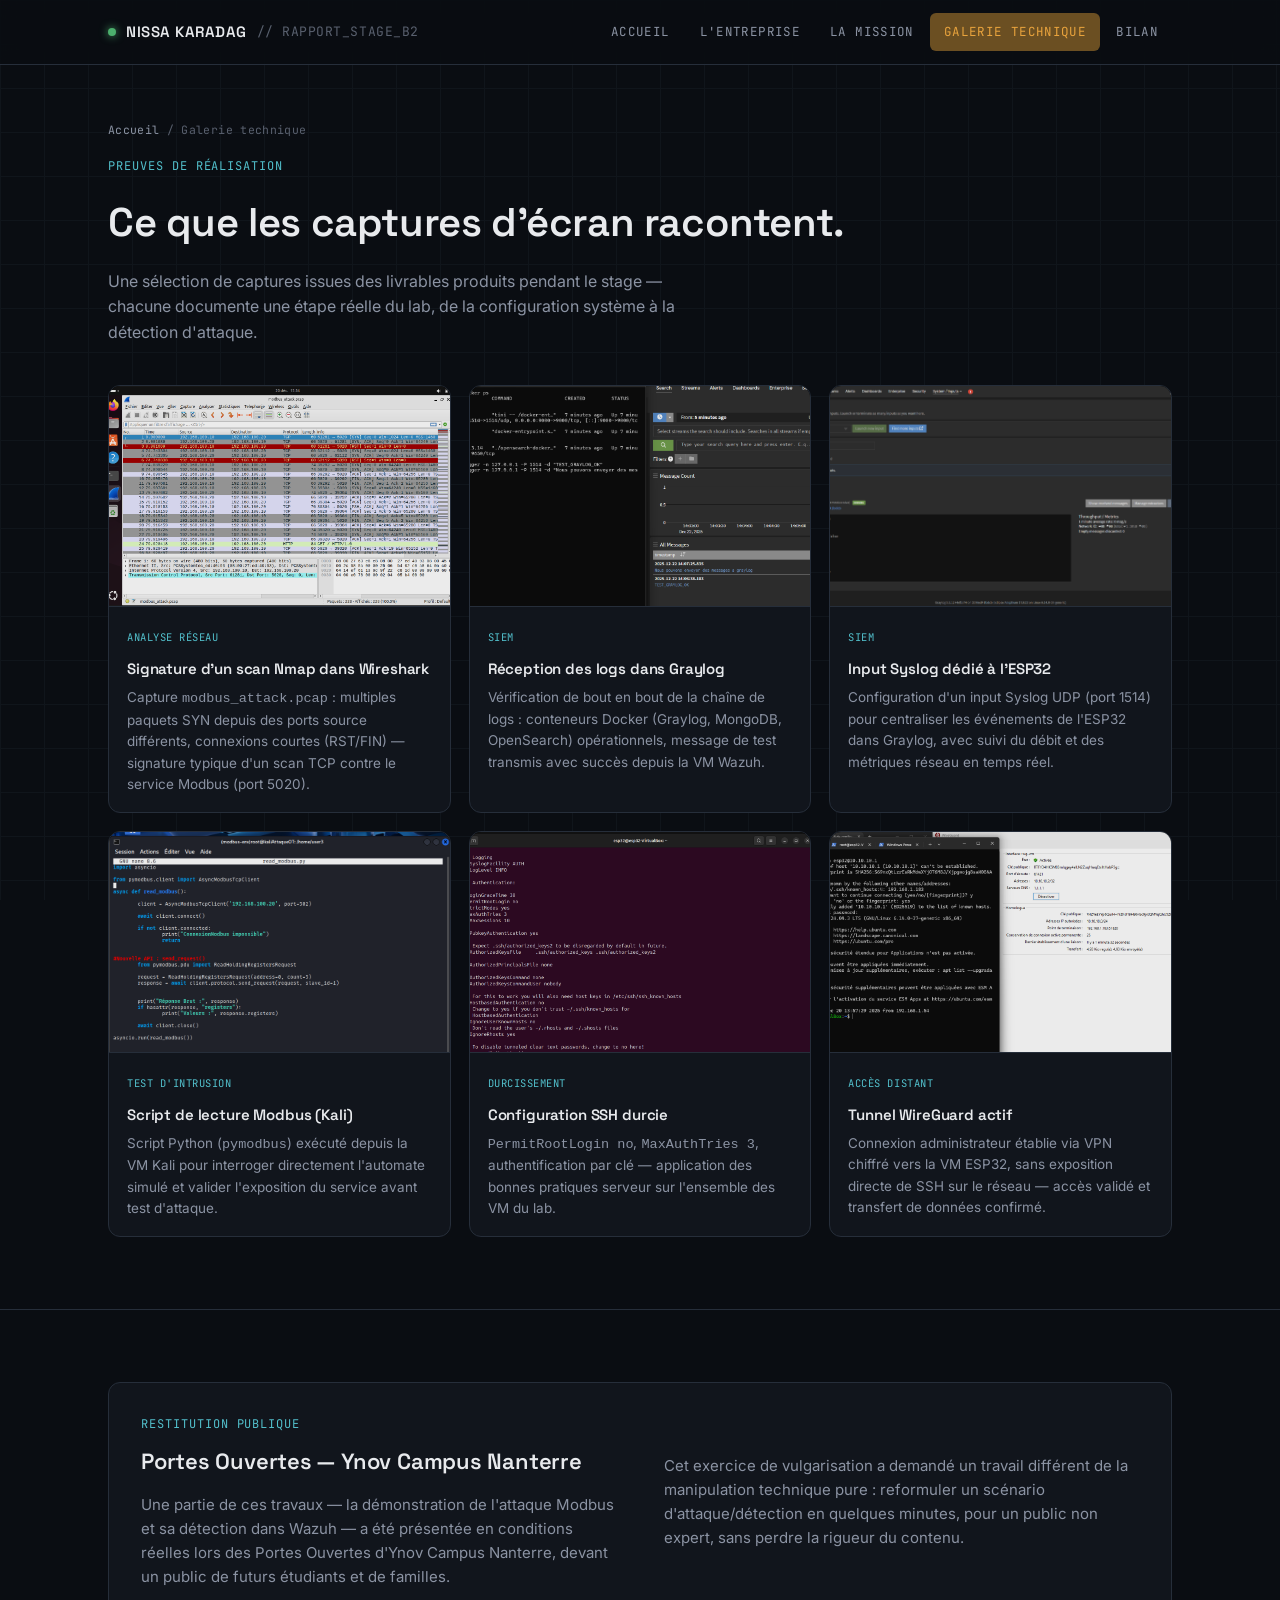
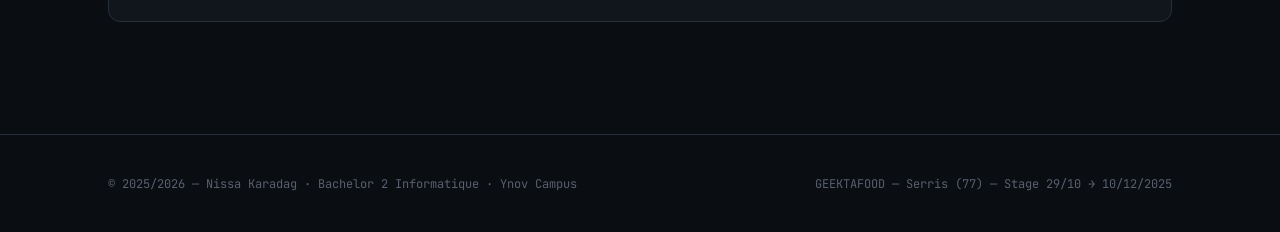
<file: rapport-stage/galerie.html>
<!DOCTYPE html>
<html lang="fr">
<head>
<meta charset="UTF-8">
<meta name="viewport" content="width=device-width, initial-scale=1.0">
<title>Galerie technique — Preuves de réalisation | Nissa Karadag</title>
<meta name="description" content="Captures d'écran des manipulations réalisées pendant le stage : Wazuh, Graylog, Wireshark, Kali Linux, durcissement SSH.">
<link rel="stylesheet" href="assets/css/style.css">
</head>
<body>

<header class="topbar">
  <div class="topbar-inner">
    <a href="index.html" class="brand">
      <span class="dot"></span>
      <strong>NISSA KARADAG</strong>
      <span>// RAPPORT_STAGE_B2</span>
    </a>
    <nav class="nav">
      <a href="index.html">Accueil</a>
      <a href="entreprise.html">L'entreprise</a>
      <a href="mission.html">La mission</a>
      <a href="galerie.html" class="active">Galerie technique</a>
      <a href="bilan.html">Bilan</a>
    </nav>
    <button class="nav-toggle" aria-label="Menu">☰</button>
  </div>
</header>

<main>

  <section class="page-hero">
    <div class="container">
      <div class="breadcrumb"><a href="index.html">Accueil</a> / Galerie technique</div>
      <span class="section-tag">Preuves de réalisation</span>
      <h1>Ce que les captures d'écran racontent.</h1>
      <p>Une sélection de captures issues des livrables produits pendant le stage — chacune
      documente une étape réelle du lab, de la configuration système à la détection d'attaque.</p>
    </div>
  </section>

  <section style="padding-top:0;">
    <div class="container">
      <div class="grid-3">

        <div class="gallery-item">
          <div class="shot"><img src="assets/img/wireshark-modbus-scan.png" alt="Capture Wireshark montrant un scan TCP sur le port Modbus 5020"></div>
          <div class="cap">
            <span class="tag">Analyse réseau</span>
            <h4>Signature d'un scan Nmap dans Wireshark</h4>
            <p>Capture <code>modbus_attack.pcap</code> : multiples paquets SYN depuis des ports
            source différents, connexions courtes (RST/FIN) — signature typique d'un scan TCP
            contre le service Modbus (port 5020).</p>
          </div>
        </div>

        <div class="gallery-item">
          <div class="shot"><img src="assets/img/graylog-logs-test.png" alt="Interface Graylog affichant les logs de test envoyés depuis Wazuh"></div>
          <div class="cap">
            <span class="tag">SIEM</span>
            <h4>Réception des logs dans Graylog</h4>
            <p>Vérification de bout en bout de la chaîne de logs : conteneurs Docker (Graylog,
            MongoDB, OpenSearch) opérationnels, message de test transmis avec succès depuis la VM
            Wazuh.</p>
          </div>
        </div>

        <div class="gallery-item">
          <div class="shot"><img src="assets/img/graylog-input-esp32.png" alt="Configuration d'un input Syslog UDP pour l'agent ESP32 dans Graylog"></div>
          <div class="cap">
            <span class="tag">SIEM</span>
            <h4>Input Syslog dédié à l'ESP32</h4>
            <p>Configuration d'un input Syslog UDP (port 1514) pour centraliser les événements de
            l'ESP32 dans Graylog, avec suivi du débit et des métriques réseau en temps réel.</p>
          </div>
        </div>

        <div class="gallery-item">
          <div class="shot"><img src="assets/img/kali-modbus-script.png" alt="Script Python de lecture Modbus TCP exécuté depuis Kali Linux"></div>
          <div class="cap">
            <span class="tag">Test d'intrusion</span>
            <h4>Script de lecture Modbus (Kali)</h4>
            <p>Script Python (<code>pymodbus</code>) exécuté depuis la VM Kali pour interroger
            directement l'automate simulé et valider l'exposition du service avant test d'attaque.</p>
          </div>
        </div>

        <div class="gallery-item">
          <div class="shot"><img src="assets/img/sshd-hardening.png" alt="Fichier de configuration sshd_config durci"></div>
          <div class="cap">
            <span class="tag">Durcissement</span>
            <h4>Configuration SSH durcie</h4>
            <p><code>PermitRootLogin no</code>, <code>MaxAuthTries 3</code>, authentification par
            clé — application des bonnes pratiques serveur sur l'ensemble des VM du lab.</p>
          </div>
        </div>

        <div class="gallery-item">
          <div class="shot"><img src="assets/img/wireguard-tunnel.png" alt="Tunnel WireGuard actif entre le poste d'administration et la VM ESP32"></div>
          <div class="cap">
            <span class="tag">Accès distant</span>
            <h4>Tunnel WireGuard actif</h4>
            <p>Connexion administrateur établie via VPN chiffré vers la VM ESP32, sans exposition
            directe de SSH sur le réseau — accès validé et transfert de données confirmé.</p>
          </div>
        </div>

      </div>
    </div>
  </section>

  <hr class="divider">

  <section>
    <div class="container">
      <div class="panel" style="padding:32px;">
        <div class="split" style="align-items:center;">
          <div>
            <span class="section-tag">Restitution publique</span>
            <h2 style="margin-bottom:14px; font-size:22px;">Portes Ouvertes — Ynov Campus Nanterre</h2>
            <p style="color:var(--text-muted); font-size:15px;">
              Une partie de ces travaux — la démonstration de l'attaque Modbus et sa détection
              dans Wazuh — a été présentée en conditions réelles lors des Portes Ouvertes d'Ynov
              Campus Nanterre, devant un public de futurs étudiants et de familles.
            </p>
          </div>
          <div>
            <p style="color:var(--text-muted); font-size:15px;">
              Cet exercice de vulgarisation a demandé un travail différent de la manipulation
              technique pure : reformuler un scénario d'attaque/détection en quelques minutes,
              pour un public non expert, sans perdre la rigueur du contenu.
            </p>
          </div>
        </div>
      </div>
    </div>
  </section>

</main>

<footer>
  <div class="container footer-inner">
    <span class="fmono">© 2025/2026 — Nissa Karadag · Bachelor 2 Informatique · Ynov Campus</span>
    <span class="fmono">GEEKTAFOOD — Serris (77) — Stage 29/10 → 10/12/2025</span>
  </div>
</footer>

<script src="assets/js/main.js"></script>
</body>
</html>
</file>
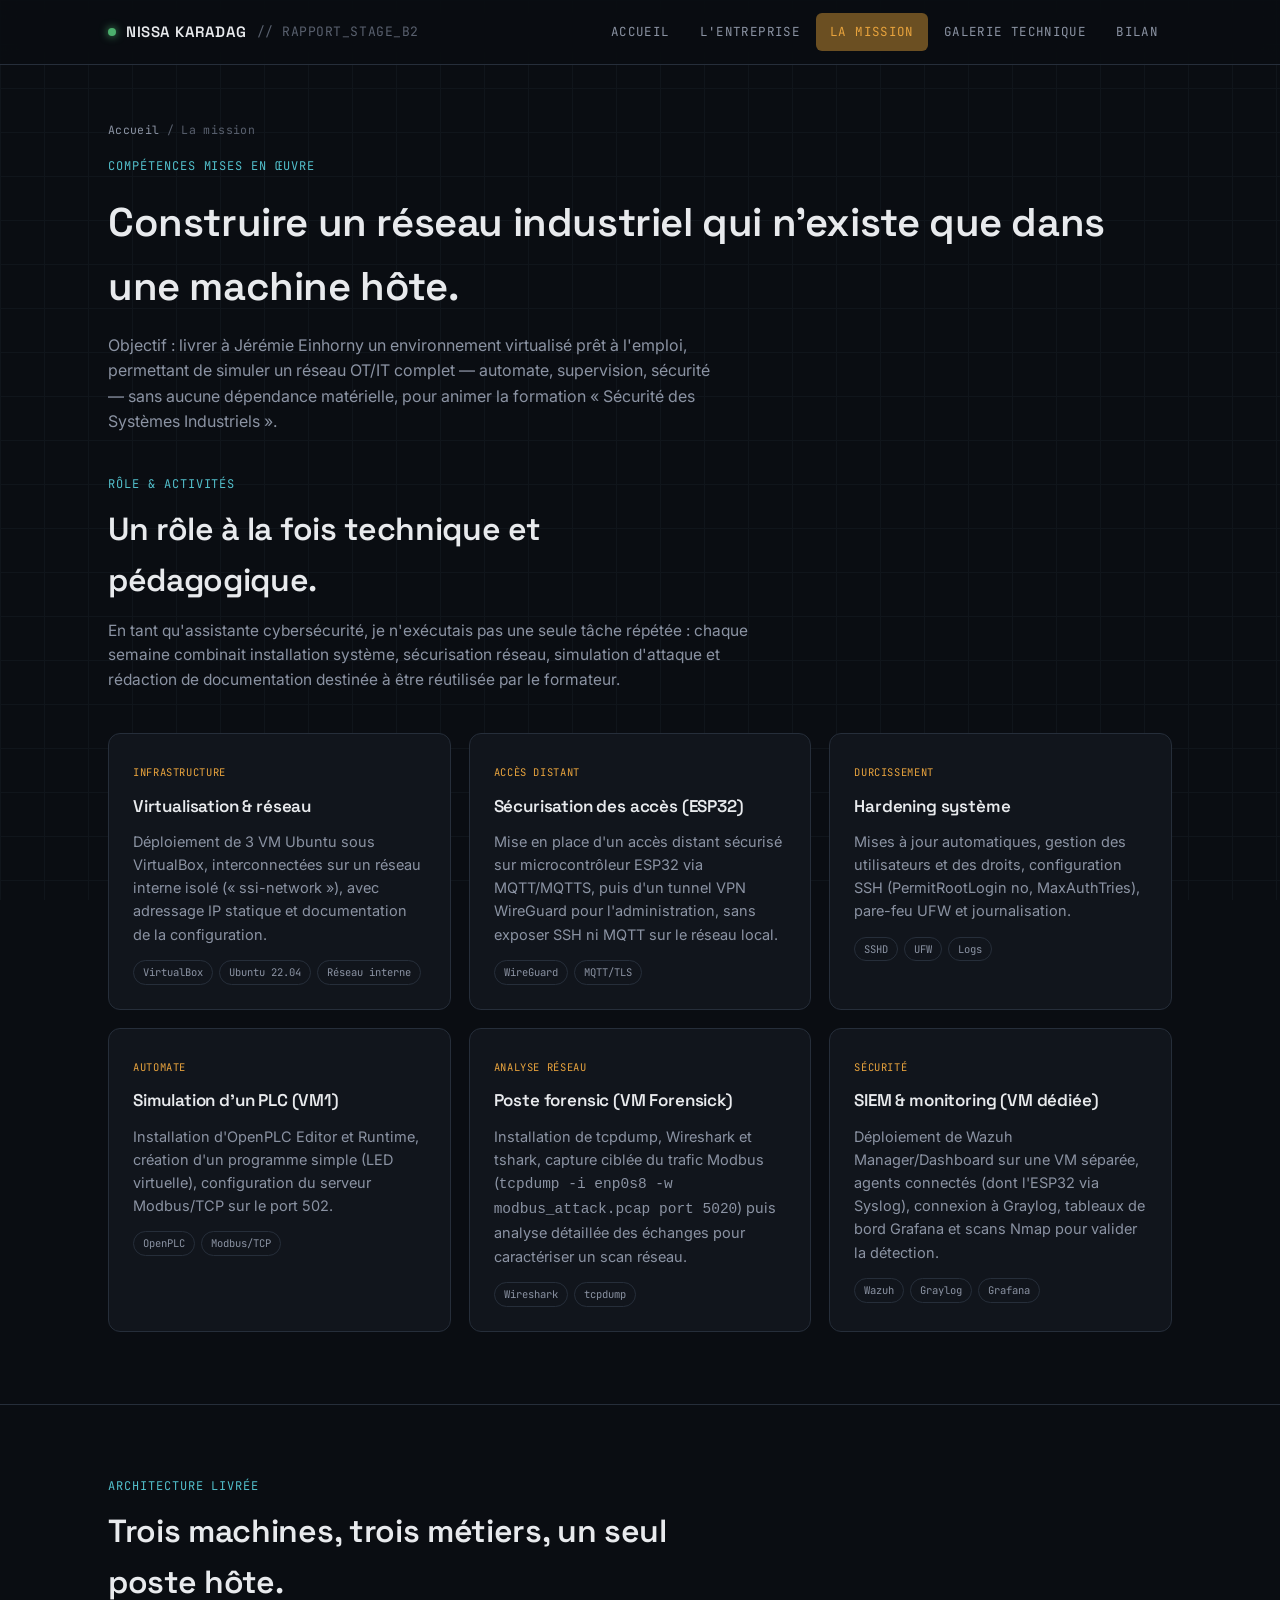
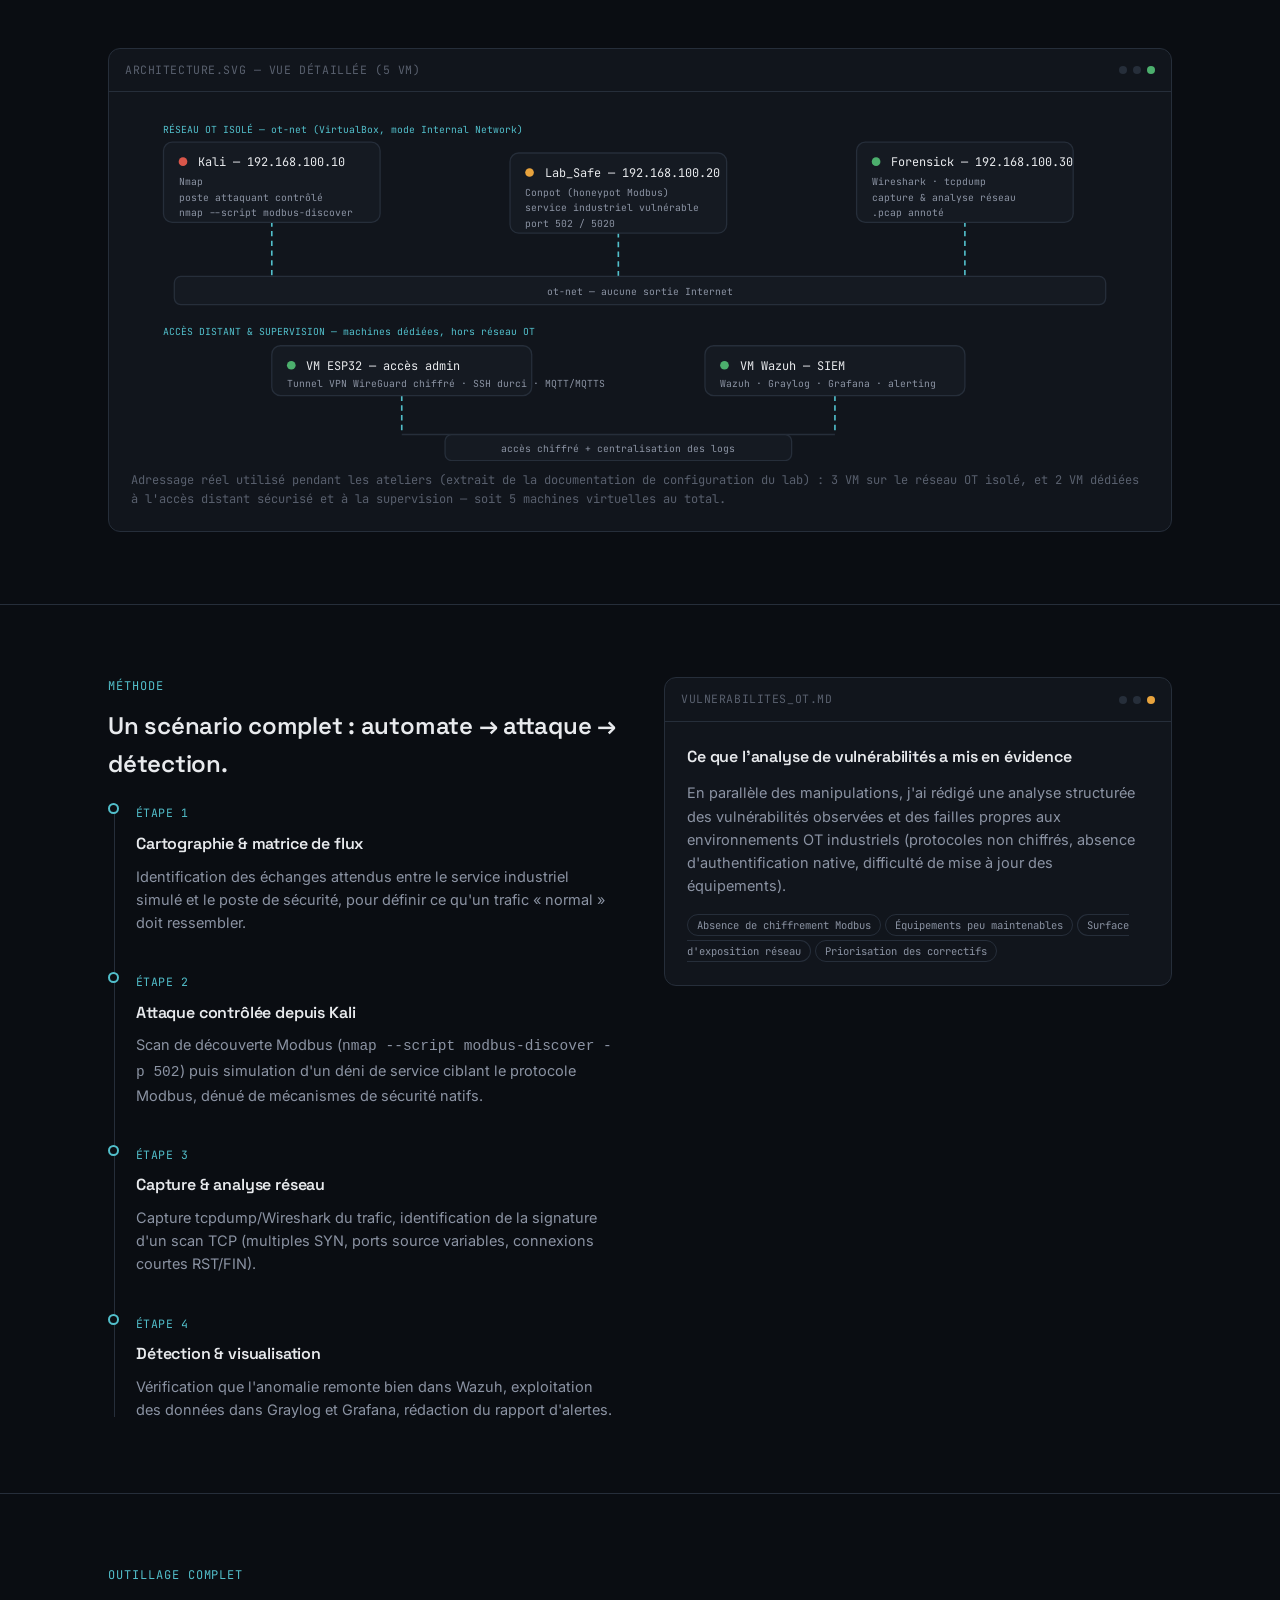
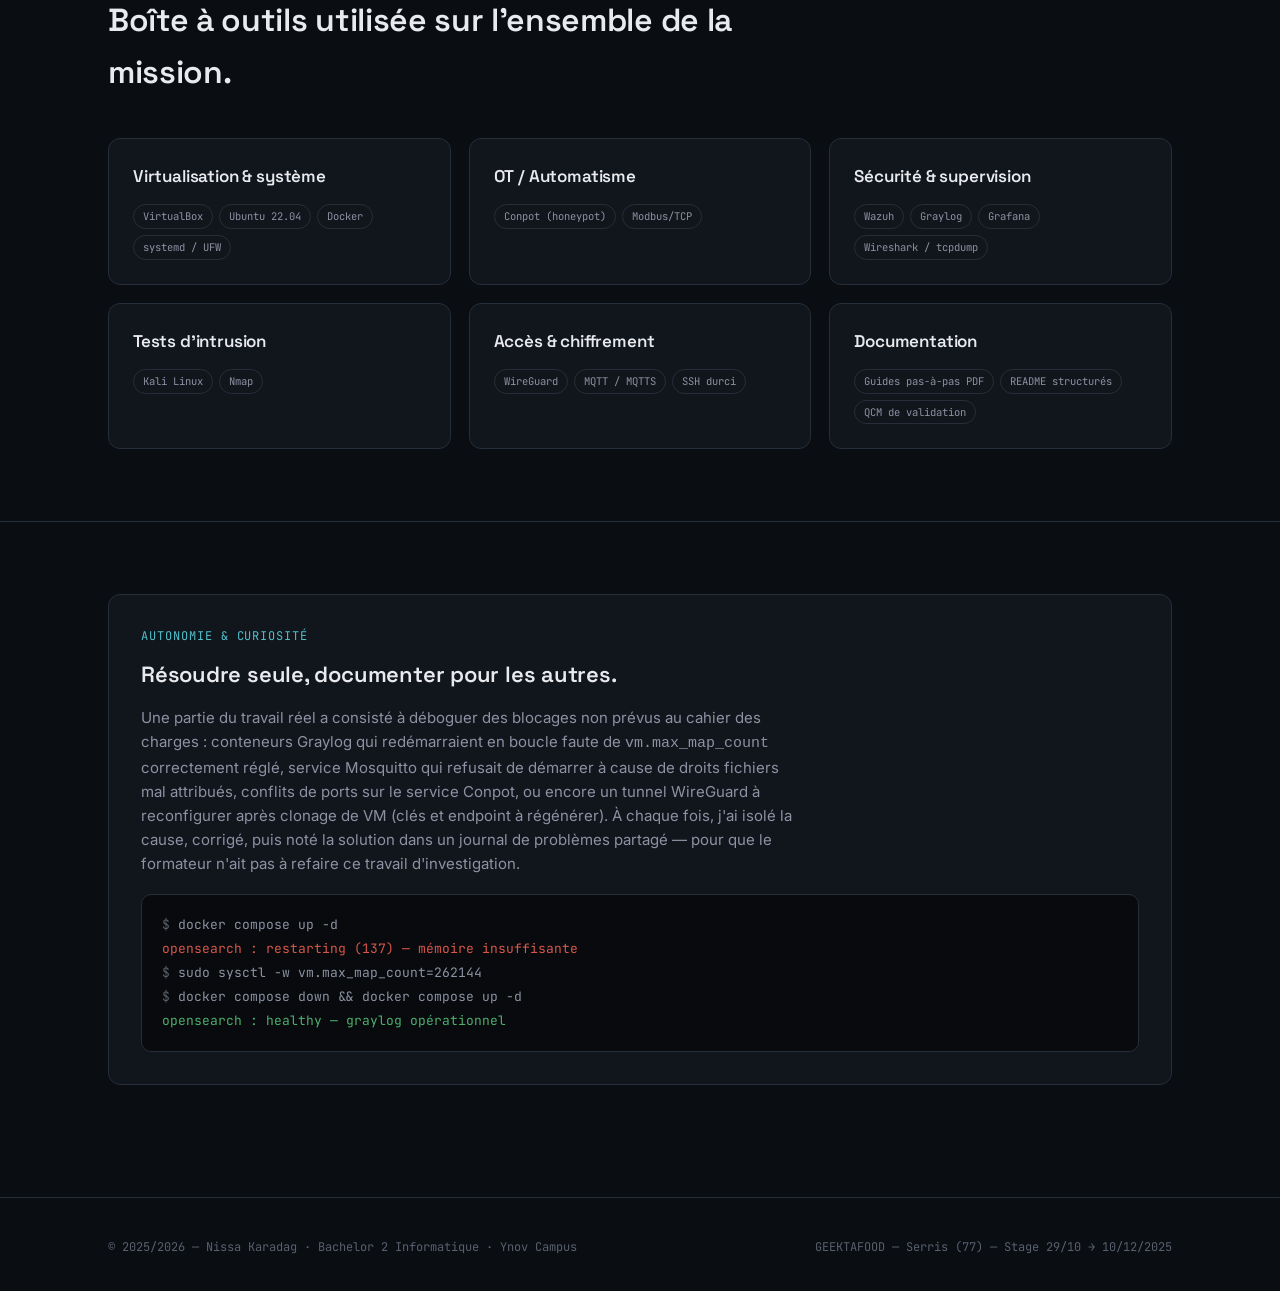
<file: rapport-stage/mission.html>
<!DOCTYPE html>
<html lang="fr">
<head>
<meta charset="UTF-8">
<meta name="viewport" content="width=device-width, initial-scale=1.0">
<title>La mission — Lab OT/IT | Nissa Karadag</title>
<meta name="description" content="Détail technique de la mission : architecture, outils, méthodes et étapes du lab de sécurité industrielle.">
<link rel="stylesheet" href="assets/css/style.css">
</head>
<body>

<header class="topbar">
  <div class="topbar-inner">
    <a href="index.html" class="brand">
      <span class="dot"></span>
      <strong>NISSA KARADAG</strong>
      <span>// RAPPORT_STAGE_B2</span>
    </a>
    <nav class="nav">
      <a href="index.html">Accueil</a>
      <a href="entreprise.html">L'entreprise</a>
      <a href="mission.html" class="active">La mission</a>
      <a href="galerie.html">Galerie technique</a>
      <a href="bilan.html">Bilan</a>
    </nav>
    <button class="nav-toggle" aria-label="Menu">☰</button>
  </div>
</header>

<main>

  <section class="page-hero">
    <div class="container">
      <div class="breadcrumb"><a href="index.html">Accueil</a> / La mission</div>
      <span class="section-tag">Compétences mises en œuvre</span>
      <h1>Construire un réseau industriel qui n'existe que dans une machine hôte.</h1>
      <p>Objectif : livrer à Jérémie Einhorny un environnement virtualisé prêt à l'emploi,
      permettant de simuler un réseau OT/IT complet — automate, supervision, sécurité — sans
      aucune dépendance matérielle, pour animer la formation « Sécurité des Systèmes Industriels ».</p>
    </div>
  </section>

  <!-- ROLE / TASKS -->
  <section style="padding-top:0;">
    <div class="container">
      <div class="section-head">
        <span class="section-tag">Rôle &amp; activités</span>
        <h2>Un rôle à la fois technique et pédagogique.</h2>
        <p>En tant qu'assistante cybersécurité, je n'exécutais pas une seule tâche répétée : chaque
        semaine combinait installation système, sécurisation réseau, simulation d'attaque et
        rédaction de documentation destinée à être réutilisée par le formateur.</p>
      </div>
      <div class="grid-3">
        <div class="card">
          <span class="tag">Infrastructure</span>
          <h3>Virtualisation &amp; réseau</h3>
          <p>Déploiement de 3 VM Ubuntu sous VirtualBox, interconnectées sur un réseau interne
          isolé (« ssi-network »), avec adressage IP statique et documentation de la configuration.</p>
          <div class="kv"><span class="chip">VirtualBox</span><span class="chip">Ubuntu 22.04</span><span class="chip">Réseau interne</span></div>
        </div>
        <div class="card">
          <span class="tag">Accès distant</span>
          <h3>Sécurisation des accès (ESP32)</h3>
          <p>Mise en place d'un accès distant sécurisé sur microcontrôleur ESP32 via MQTT/MQTTS,
          puis d'un tunnel VPN WireGuard pour l'administration, sans exposer SSH ni MQTT sur le
          réseau local.</p>
          <div class="kv"><span class="chip">WireGuard</span><span class="chip">MQTT/TLS</span></div>
        </div>
        <div class="card">
          <span class="tag">Durcissement</span>
          <h3>Hardening système</h3>
          <p>Mises à jour automatiques, gestion des utilisateurs et des droits, configuration SSH
          (PermitRootLogin no, MaxAuthTries), pare-feu UFW et journalisation.</p>
          <div class="kv"><span class="chip">SSHD</span><span class="chip">UFW</span><span class="chip">Logs</span></div>
        </div>
        <div class="card">
          <span class="tag">Automate</span>
          <h3>Simulation d'un PLC (VM1)</h3>
          <p>Installation d'OpenPLC Editor et Runtime, création d'un programme simple (LED
          virtuelle), configuration du serveur Modbus/TCP sur le port 502.</p>
          <div class="kv"><span class="chip">OpenPLC</span><span class="chip">Modbus/TCP</span></div>
        </div>
        <div class="card">
          <span class="tag">Analyse réseau</span>
          <h3>Poste forensic (VM Forensick)</h3>
          <p>Installation de tcpdump, Wireshark et tshark, capture ciblée du trafic Modbus
          (<code>tcpdump -i enp0s8 -w modbus_attack.pcap port 5020</code>) puis analyse détaillée
          des échanges pour caractériser un scan réseau.</p>
          <div class="kv"><span class="chip">Wireshark</span><span class="chip">tcpdump</span></div>
        </div>
        <div class="card">
          <span class="tag">Sécurité</span>
          <h3>SIEM &amp; monitoring (VM dédiée)</h3>
          <p>Déploiement de Wazuh Manager/Dashboard sur une VM séparée, agents connectés (dont
          l'ESP32 via Syslog), connexion à Graylog, tableaux de bord Grafana et scans Nmap pour
          valider la détection.</p>
          <div class="kv"><span class="chip">Wazuh</span><span class="chip">Graylog</span><span class="chip">Grafana</span></div>
        </div>
      </div>
    </div>
  </section>

  <hr class="divider">

  <!-- ARCHITECTURE -->
  <section>
    <div class="container">
      <div class="section-head">
        <span class="section-tag">Architecture livrée</span>
        <h2>Trois machines, trois métiers, un seul poste hôte.</h2>
      </div>

      <div class="panel">
        <div class="panel-head">
          <span>architecture.svg — vue détaillée (5 VM)</span>
          <div class="lights"><span></span><span></span><span style="background:var(--ok)"></span></div>
        </div>
        <div class="panel-body">
          <svg class="schematic" viewBox="0 0 940 320" xmlns="http://www.w3.org/2000/svg" role="img" aria-label="Architecture détaillée du lab : trois machines sur le réseau OT isolé, et deux machines dédiées à l'accès distant et à la supervision">

            <!-- bandeau réseau OT -->
            <text x="30" y="18" class="node-sub" style="fill:var(--cyan)">RÉSEAU OT ISOLÉ — ot-net (VirtualBox, mode Internal Network)</text>
            <path class="line-active" d="M 130 90 L 130 150" />
            <path class="line-active" d="M 450 100 L 450 150" />
            <path class="line-active" d="M 770 90 L 770 150" />
            <rect x="40" y="150" width="860" height="26" rx="6" class="node-box" />
            <text x="470" y="167" text-anchor="middle" class="node-sub">ot-net — aucune sortie Internet</text>

            <rect x="30" y="26" width="200" height="74" rx="8" class="node-box" stroke="var(--alert)" />
            <circle cx="48" cy="44" r="4" class="led led-alert" />
            <text x="62" y="48" class="node-title">Kali — 192.168.100.10</text>
            <text x="44" y="66" class="node-sub">Nmap</text>
            <text x="44" y="80" class="node-sub">poste attaquant contrôlé</text>
            <text x="44" y="94" class="node-sub">nmap --script modbus-discover</text>

            <rect x="350" y="36" width="200" height="74" rx="8" class="node-box" stroke="var(--amber)" />
            <circle cx="368" cy="54" r="4" class="led led-warn" />
            <text x="382" y="58" class="node-title">Lab_Safe — 192.168.100.20</text>
            <text x="364" y="76" class="node-sub">Conpot (honeypot Modbus)</text>
            <text x="364" y="90" class="node-sub">service industriel vulnérable</text>
            <text x="364" y="104" class="node-sub">port 502 / 5020</text>

            <rect x="670" y="26" width="200" height="74" rx="8" class="node-box" />
            <circle cx="688" cy="44" r="4" class="led led-ok" />
            <text x="702" y="48" class="node-title">Forensick — 192.168.100.30</text>
            <text x="684" y="66" class="node-sub">Wireshark · tcpdump</text>
            <text x="684" y="80" class="node-sub">capture &amp; analyse réseau</text>
            <text x="684" y="94" class="node-sub">.pcap annoté</text>

            <!-- bandeau accès distant + siem -->
            <text x="30" y="204" class="node-sub" style="fill:var(--cyan)">ACCÈS DISTANT &amp; SUPERVISION — machines dédiées, hors réseau OT</text>
            <path class="line-active" d="M 250 260 L 250 296" />
            <path class="line-active" d="M 650 260 L 650 296" />
            <path class="line" d="M 250 296 L 650 296" />

            <rect x="130" y="214" width="240" height="46" rx="8" class="node-box" stroke="var(--cyan)" />
            <circle cx="148" cy="232" r="4" class="led led-ok" />
            <text x="162" y="236" class="node-title">VM ESP32 — accès admin</text>
            <text x="144" y="252" class="node-sub">Tunnel VPN WireGuard chiffré · SSH durci · MQTT/MQTTS</text>

            <rect x="530" y="214" width="240" height="46" rx="8" class="node-box" stroke="var(--cyan)" />
            <circle cx="548" cy="232" r="4" class="led led-ok" />
            <text x="562" y="236" class="node-title">VM Wazuh — SIEM</text>
            <text x="544" y="252" class="node-sub">Wazuh · Graylog · Grafana · alerting</text>

            <rect x="290" y="296" width="320" height="24" rx="6" class="node-box" />
            <text x="450" y="312" text-anchor="middle" class="node-sub">accès chiffré + centralisation des logs</text>
          </svg>
          <p class="figure-note">
            Adressage réel utilisé pendant les ateliers (extrait de la documentation de configuration
            du lab) : 3 VM sur le réseau OT isolé, et 2 VM dédiées à l'accès distant sécurisé et à
            la supervision — soit 5 machines virtuelles au total.
          </p>
        </div>
      </div>
    </div>
  </section>

  <hr class="divider">

  <!-- METHODE / SCENARIO ATTAQUE -->
  <section>
    <div class="container">
      <div class="split">
        <div>
          <span class="section-tag">Méthode</span>
          <h2 style="margin-bottom:16px;">Un scénario complet : automate → attaque → détection.</h2>
          <div class="timeline">
            <div class="tl-item">
              <span class="date">Étape 1</span>
              <h4>Cartographie &amp; matrice de flux</h4>
              <p>Identification des échanges attendus entre le service industriel simulé et le
              poste de sécurité, pour définir ce qu'un trafic « normal » doit ressembler.</p>
            </div>
            <div class="tl-item">
              <span class="date">Étape 2</span>
              <h4>Attaque contrôlée depuis Kali</h4>
              <p>Scan de découverte Modbus (<code>nmap --script modbus-discover -p 502</code>) puis
              simulation d'un déni de service ciblant le protocole Modbus, dénué de mécanismes de
              sécurité natifs.</p>
            </div>
            <div class="tl-item">
              <span class="date">Étape 3</span>
              <h4>Capture &amp; analyse réseau</h4>
              <p>Capture tcpdump/Wireshark du trafic, identification de la signature d'un scan TCP
              (multiples SYN, ports source variables, connexions courtes RST/FIN).</p>
            </div>
            <div class="tl-item">
              <span class="date">Étape 4</span>
              <h4>Détection &amp; visualisation</h4>
              <p>Vérification que l'anomalie remonte bien dans Wazuh, exploitation des données dans
              Graylog et Grafana, rédaction du rapport d'alertes.</p>
            </div>
          </div>
        </div>

        <div class="panel">
          <div class="panel-head">
            <span>vulnerabilites_ot.md</span>
            <div class="lights"><span></span><span></span><span style="background:var(--amber)"></span></div>
          </div>
          <div class="panel-body">
            <h3 style="margin-bottom:12px; font-size:16px;">Ce que l'analyse de vulnérabilités a mis en évidence</h3>
            <p style="color:var(--text-muted); font-size:14.5px; margin-bottom:14px;">
              En parallèle des manipulations, j'ai rédigé une analyse structurée des vulnérabilités
              observées et des failles propres aux environnements OT industriels (protocoles non
              chiffrés, absence d'authentification native, difficulté de mise à jour des équipements).
            </p>
            <div class="kv">
              <span class="chip">Absence de chiffrement Modbus</span>
              <span class="chip">Équipements peu maintenables</span>
              <span class="chip">Surface d'exposition réseau</span>
              <span class="chip">Priorisation des correctifs</span>
            </div>
          </div>
        </div>
      </div>
    </div>
  </section>

  <hr class="divider">

  <!-- OUTILS / QCM validation -->
  <section>
    <div class="container">
      <div class="section-head">
        <span class="section-tag">Outillage complet</span>
        <h2>Boîte à outils utilisée sur l'ensemble de la mission.</h2>
      </div>
      <div class="grid-3">
        <div class="card">
          <h3>Virtualisation &amp; système</h3>
          <div class="kv">
            <span class="chip">VirtualBox</span><span class="chip">Ubuntu 22.04</span>
            <span class="chip">Docker</span><span class="chip">systemd / UFW</span>
          </div>
        </div>
        <div class="card">
          <h3>OT / Automatisme</h3>
          <div class="kv">
            <span class="chip">Conpot (honeypot)</span><span class="chip">Modbus/TCP</span>
          </div>
        </div>
        <div class="card">
          <h3>Sécurité &amp; supervision</h3>
          <div class="kv">
            <span class="chip">Wazuh</span><span class="chip">Graylog</span>
            <span class="chip">Grafana</span><span class="chip">Wireshark / tcpdump</span>
          </div>
        </div>
        <div class="card">
          <h3>Tests d'intrusion</h3>
          <div class="kv">
            <span class="chip">Kali Linux</span><span class="chip">Nmap</span>
          </div>
        </div>
        <div class="card">
          <h3>Accès &amp; chiffrement</h3>
          <div class="kv">
            <span class="chip">WireGuard</span><span class="chip">MQTT / MQTTS</span>
            <span class="chip">SSH durci</span>
          </div>
        </div>
        <div class="card">
          <h3>Documentation</h3>
          <div class="kv">
            <span class="chip">Guides pas-à-pas PDF</span><span class="chip">README structurés</span>
            <span class="chip">QCM de validation</span>
          </div>
        </div>
      </div>
    </div>
  </section>

  <hr class="divider">

  <!-- AUTONOMIE / CURIOSITE -->
  <section>
    <div class="container">
      <div class="panel" style="padding:32px;">
        <span class="section-tag">Autonomie &amp; curiosité</span>
        <h2 style="margin-bottom:14px; font-size:22px;">Résoudre seule, documenter pour les autres.</h2>
        <p style="color:var(--text-muted); font-size:15px; max-width:74ch; margin-bottom:18px;">
          Une partie du travail réel a consisté à déboguer des blocages non prévus au cahier des
          charges : conteneurs Graylog qui redémarraient en boucle faute de <code>vm.max_map_count</code>
          correctement réglé, service Mosquitto qui refusait de démarrer à cause de droits fichiers
          mal attribués, conflits de ports sur le service Conpot, ou encore un tunnel WireGuard à
          reconfigurer après clonage de VM (clés et endpoint à régénérer). À chaque fois, j'ai
          isolé la cause, corrigé, puis noté la solution dans un journal de problèmes partagé —
          pour que le formateur n'ait pas à refaire ce travail d'investigation.
        </p>
        <div class="log-block">
<span class="muted">$</span> docker compose up -d<br>
<span class="alert">opensearch : restarting (137) — mémoire insuffisante</span><br>
<span class="muted">$</span> sudo sysctl -w vm.max_map_count=262144<br>
<span class="muted">$</span> docker compose down &amp;&amp; docker compose up -d<br>
<span class="ok">opensearch : healthy — graylog opérationnel</span>
        </div>
      </div>
    </div>
  </section>

</main>

<footer>
  <div class="container footer-inner">
    <span class="fmono">© 2025/2026 — Nissa Karadag · Bachelor 2 Informatique · Ynov Campus</span>
    <span class="fmono">GEEKTAFOOD — Serris (77) — Stage 29/10 → 10/12/2025</span>
  </div>
</footer>

<script src="assets/js/main.js"></script>
</body>
</html>
</file>
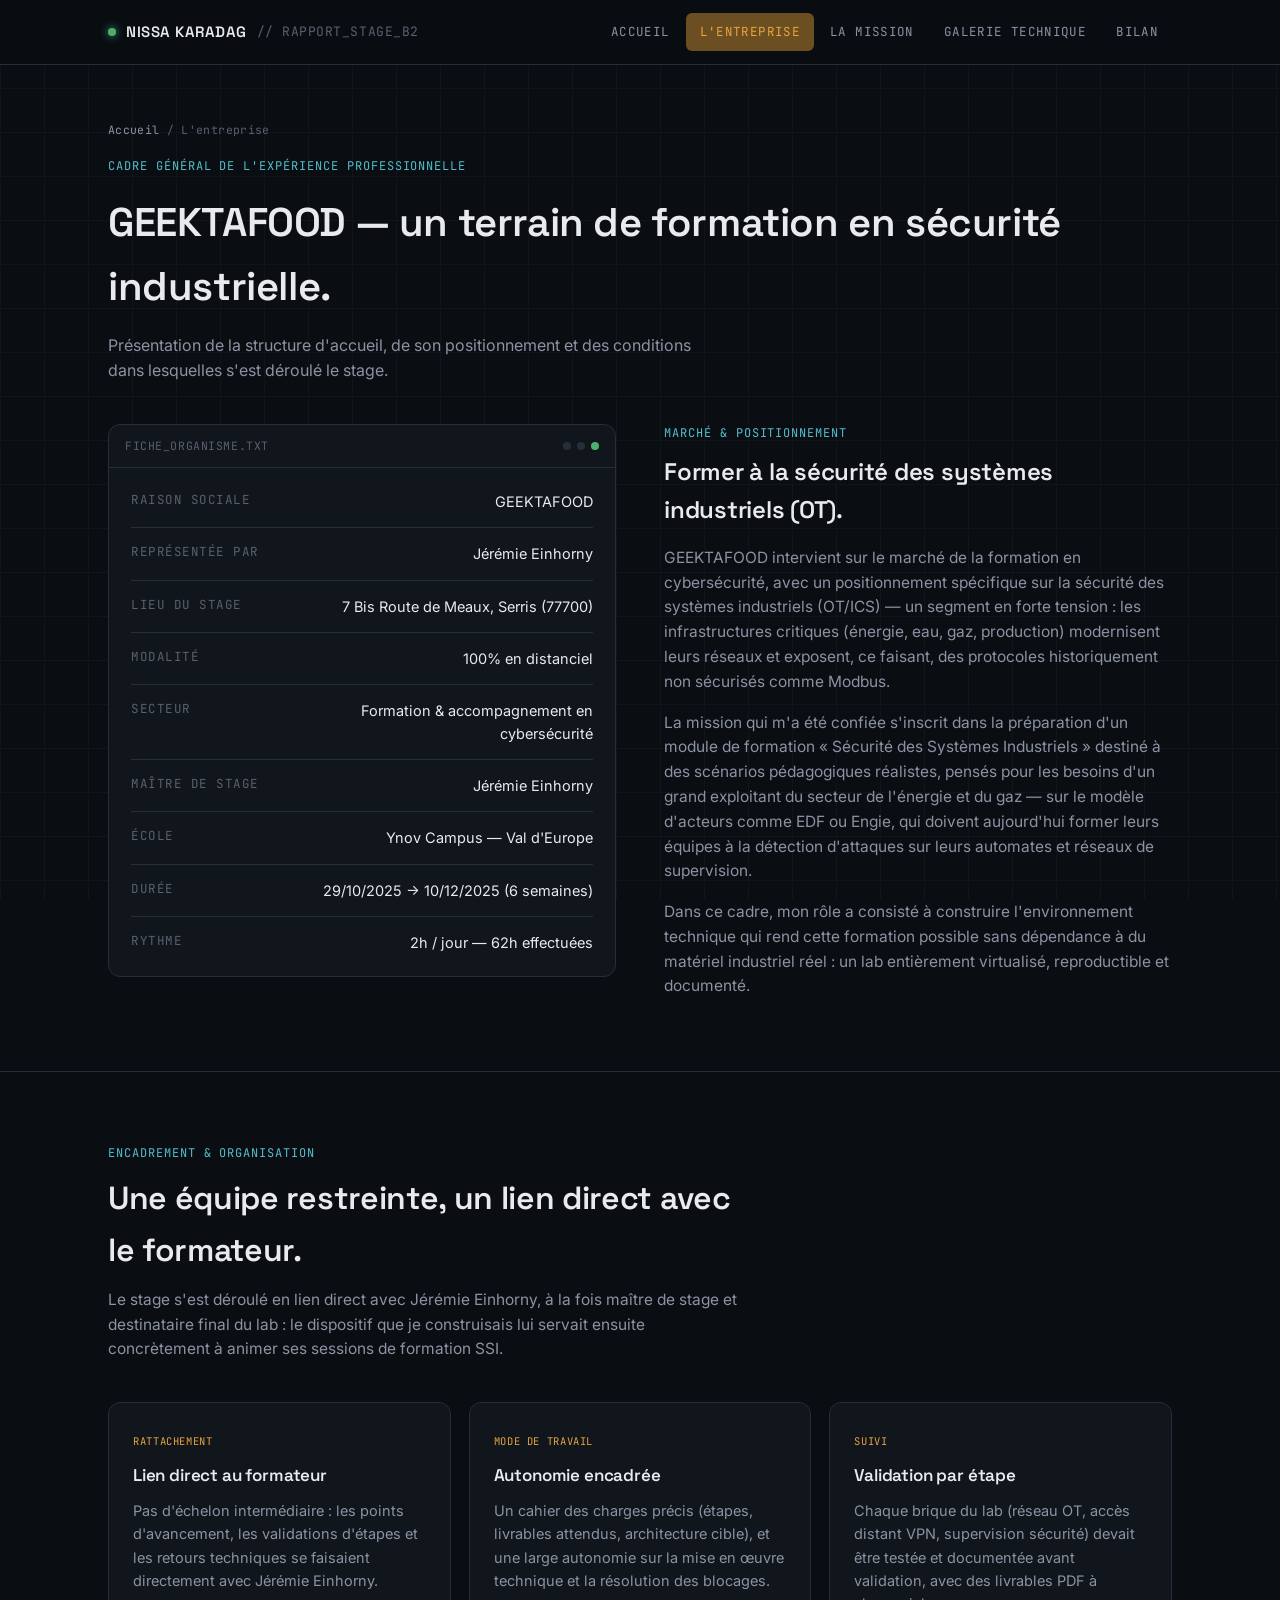
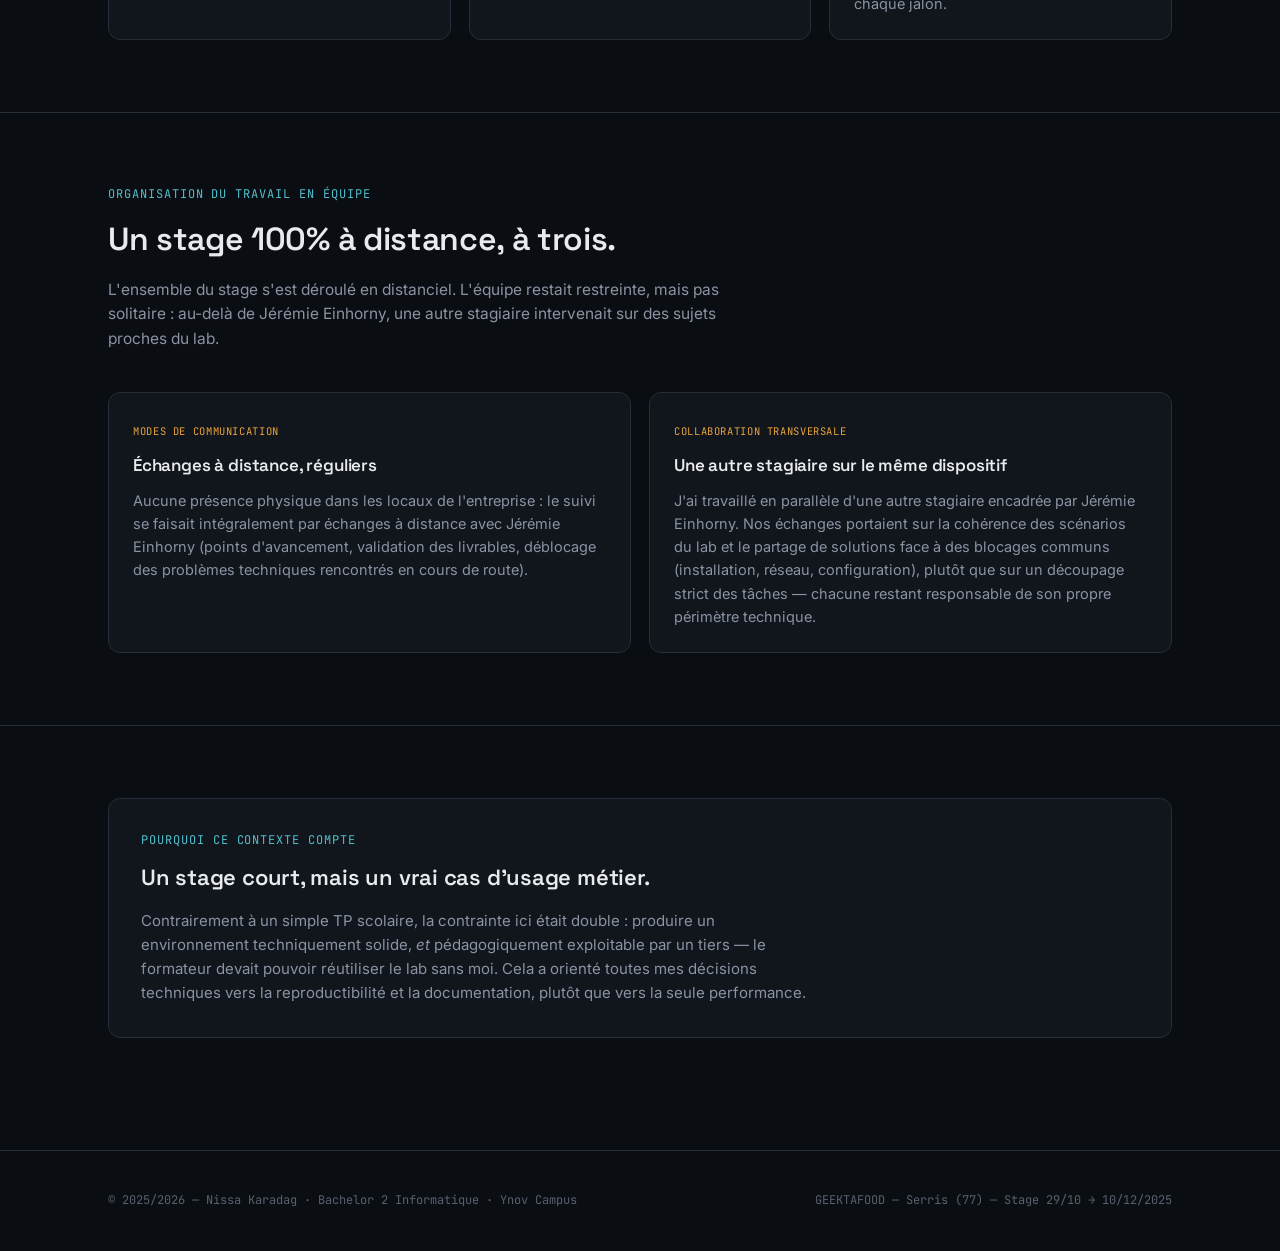
<file: portfolio/rapport-stage/entreprise.html>
<!DOCTYPE html>
<html lang="fr">
<head>
<meta charset="UTF-8">
<meta name="viewport" content="width=device-width, initial-scale=1.0">
<title>L'entreprise — GEEKTAFOOD | Nissa Karadag</title>
<meta name="description" content="Présentation de GEEKTAFOOD, cadre du stage, marché de la formation en cybersécurité industrielle.">
<link rel="stylesheet" href="assets/css/style.css">
</head>
<body>

<header class="topbar">
  <div class="topbar-inner">
    <a href="index.html" class="brand">
      <span class="dot"></span>
      <strong>NISSA KARADAG</strong>
      <span>// RAPPORT_STAGE_B2</span>
    </a>
    <nav class="nav">
      <a href="index.html">Accueil</a>
      <a href="entreprise.html" class="active">L'entreprise</a>
      <a href="mission.html">La mission</a>
      <a href="galerie.html">Galerie technique</a>
      <a href="bilan.html">Bilan</a>
    </nav>
    <button class="nav-toggle" aria-label="Menu">☰</button>
  </div>
</header>

<main>

  <section class="page-hero">
    <div class="container">
      <div class="breadcrumb"><a href="index.html">Accueil</a> / L'entreprise</div>
      <span class="section-tag">Cadre général de l'expérience professionnelle</span>
      <h1>GEEKTAFOOD — un terrain de formation en sécurité industrielle.</h1>
      <p>Présentation de la structure d'accueil, de son positionnement et des conditions dans
      lesquelles s'est déroulé le stage.</p>
    </div>
  </section>

  <section style="padding-top:0;">
    <div class="container">
      <div class="split">
        <div class="panel">
          <div class="panel-head">
            <span>fiche_organisme.txt</span>
            <div class="lights"><span></span><span></span><span style="background:var(--ok)"></span></div>
          </div>
          <div class="panel-body">
            <div class="info-list">
              <div class="row"><span class="k">Raison sociale</span><span class="v">GEEKTAFOOD</span></div>
              <div class="row"><span class="k">Représentée par</span><span class="v">Jérémie Einhorny</span></div>
              <div class="row"><span class="k">Lieu du stage</span><span class="v">7 Bis Route de Meaux, Serris (77700)</span></div>
              <div class="row"><span class="k">Modalité</span><span class="v">100% en distanciel</span></div>
              <div class="row"><span class="k">Secteur</span><span class="v">Formation &amp; accompagnement en cybersécurité</span></div>
              <div class="row"><span class="k">Maître de stage</span><span class="v">Jérémie Einhorny</span></div>
              <div class="row"><span class="k">École</span><span class="v">Ynov Campus — Val d'Europe</span></div>
              <div class="row"><span class="k">Durée</span><span class="v">29/10/2025 → 10/12/2025 (6 semaines)</span></div>
              <div class="row"><span class="k">Rythme</span><span class="v">2h / jour — 62h effectuées</span></div>
            </div>
          </div>
        </div>

        <div>
          <span class="section-tag">Marché &amp; positionnement</span>
          <h2 style="margin-bottom:16px;">Former à la sécurité des systèmes industriels (OT).</h2>
          <p style="color:var(--text-muted); font-size:15.5px; margin-bottom:16px;">
            GEEKTAFOOD intervient sur le marché de la formation en cybersécurité, avec un
            positionnement spécifique sur la sécurité des systèmes industriels (OT/ICS) — un
            segment en forte tension : les infrastructures critiques (énergie, eau, gaz,
            production) modernisent leurs réseaux et exposent, ce faisant, des protocoles
            historiquement non sécurisés comme Modbus.
          </p>
          <p style="color:var(--text-muted); font-size:15.5px; margin-bottom:16px;">
            La mission qui m'a été confiée s'inscrit dans la préparation d'un module de formation
            « Sécurité des Systèmes Industriels » destiné à des scénarios pédagogiques réalistes,
            pensés pour les besoins d'un grand exploitant du secteur de l'énergie et du gaz — sur
            le modèle d'acteurs comme EDF ou Engie, qui doivent aujourd'hui former leurs équipes à
            la détection d'attaques sur leurs automates et réseaux de supervision.
          </p>
          <p style="color:var(--text-muted); font-size:15.5px;">
            Dans ce cadre, mon rôle a consisté à construire l'environnement technique qui rend
            cette formation possible sans dépendance à du matériel industriel réel : un lab
            entièrement virtualisé, reproductible et documenté.
          </p>
        </div>
      </div>
    </div>
  </section>

  <hr class="divider">

  <section>
    <div class="container">
      <div class="section-head">
        <span class="section-tag">Encadrement &amp; organisation</span>
        <h2>Une équipe restreinte, un lien direct avec le formateur.</h2>
        <p>Le stage s'est déroulé en lien direct avec Jérémie Einhorny, à la fois maître de stage
        et destinataire final du lab : le dispositif que je construisais lui servait ensuite
        concrètement à animer ses sessions de formation SSI.</p>
      </div>

      <div class="grid-3">
        <div class="card">
          <span class="tag">Rattachement</span>
          <h3>Lien direct au formateur</h3>
          <p>Pas d'échelon intermédiaire : les points d'avancement, les validations d'étapes et
          les retours techniques se faisaient directement avec Jérémie Einhorny.</p>
        </div>
        <div class="card">
          <span class="tag">Mode de travail</span>
          <h3>Autonomie encadrée</h3>
          <p>Un cahier des charges précis (étapes, livrables attendus, architecture cible), et une
          large autonomie sur la mise en œuvre technique et la résolution des blocages.</p>
        </div>
        <div class="card">
          <span class="tag">Suivi</span>
          <h3>Validation par étape</h3>
          <p>Chaque brique du lab (réseau OT, accès distant VPN, supervision sécurité) devait être
          testée et documentée avant validation, avec des livrables PDF à chaque jalon.</p>
        </div>
      </div>
    </div>
  </section>

  <hr class="divider">

  <section>
    <div class="container">
      <div class="section-head">
        <span class="section-tag">Organisation du travail en équipe</span>
        <h2>Un stage 100% à distance, à trois.</h2>
        <p>L'ensemble du stage s'est déroulé en distanciel. L'équipe restait restreinte, mais pas
        solitaire : au-delà de Jérémie Einhorny, une autre stagiaire intervenait sur des sujets
        proches du lab.</p>
      </div>

      <div class="grid-2">
        <div class="card">
          <span class="tag">Modes de communication</span>
          <h3>Échanges à distance, réguliers</h3>
          <p>Aucune présence physique dans les locaux de l'entreprise : le suivi se faisait
          intégralement par échanges à distance avec Jérémie Einhorny (points d'avancement,
          validation des livrables, déblocage des problèmes techniques rencontrés en cours de
          route).</p>
        </div>
        <div class="card">
          <span class="tag">Collaboration transversale</span>
          <h3>Une autre stagiaire sur le même dispositif</h3>
          <p>J'ai travaillé en parallèle d'une autre stagiaire encadrée par Jérémie Einhorny.
          Nos échanges portaient sur la cohérence des scénarios du lab et le partage de solutions
          face à des blocages communs (installation, réseau, configuration), plutôt que sur un
          découpage strict des tâches — chacune restant responsable de son propre périmètre
          technique.</p>
        </div>
      </div>
    </div>
  </section>

  <hr class="divider">

  <section>
    <div class="container">
      <div class="panel" style="padding:32px;">
        <span class="section-tag">Pourquoi ce contexte compte</span>
        <h2 style="margin-bottom:14px; font-size:22px;">Un stage court, mais un vrai cas d'usage métier.</h2>
        <p style="color:var(--text-muted); font-size:15px; max-width:74ch;">
          Contrairement à un simple TP scolaire, la contrainte ici était double : produire un
          environnement techniquement solide, <em>et</em> pédagogiquement exploitable par un tiers
          — le formateur devait pouvoir réutiliser le lab sans moi. Cela a orienté toutes mes
          décisions techniques vers la reproductibilité et la documentation, plutôt que vers la
          seule performance.
        </p>
      </div>
    </div>
  </section>

</main>

<footer>
  <div class="container footer-inner">
    <span class="fmono">© 2025/2026 — Nissa Karadag · Bachelor 2 Informatique · Ynov Campus</span>
    <span class="fmono">GEEKTAFOOD — Serris (77) — Stage 29/10 → 10/12/2025</span>
  </div>
</footer>

<script src="assets/js/main.js"></script>
</body>
</html>
</file>
<file: assets/css/style.css>
/* =========================================================
   NISSA KARADAG — PORTFOLIO
   Palette : papier chaud + encre + vert pin + or discret
   ========================================================= */

:root{
  --paper:      #F7F2E7;
  --paper-alt:  #EFE8D8;
  --card:       #FFFDF8;
  --ink:        #211F19;
  --ink-soft:   #58554A;
  --ink-faint:  #948F7E;
  --line:       #E1D8C2;
  --pine:       #2E4A3A;
  --pine-deep:  #1E332A;
  --pine-tint:  #DCE6DD;
  --gold:       #A8792F;
  --gold-tint:  #F1E4C8;
  --white:      #FFFFFF;

  --font-display: 'Fraunces', serif;
  --font-body:    'Inter', sans-serif;
  --font-mono:    'IBM Plex Mono', monospace;

  --radius: 14px;
  --radius-sm: 8px;
  --shadow: 0 1px 2px rgba(33,31,25,.04), 0 8px 24px -12px rgba(33,31,25,.18);
  --shadow-hover: 0 4px 10px rgba(33,31,25,.06), 0 16px 34px -14px rgba(33,31,25,.24);
}

*{ box-sizing:border-box; }
html{ scroll-behavior:smooth; }
body{
  margin:0;
  background:var(--paper);
  color:var(--ink);
  font-family:var(--font-body);
  font-size:16px;
  line-height:1.6;
  -webkit-font-smoothing:antialiased;
}
img{ max-width:100%; display:block; }
a{ color:inherit; text-decoration:none; }
::selection{ background:var(--gold-tint); color:var(--ink); }

.container{
  width:100%;
  max-width:1240px;
  margin:0 auto;
  padding:0 28px;
}

h1,h2,h3,h4{
  font-family:var(--font-display);
  font-weight:600;
  color:var(--ink);
  margin:0 0 .4em;
  letter-spacing:-.01em;
}
p{ margin:0 0 1em; color:var(--ink-soft); }

.eyebrow{
  font-family:var(--font-mono);
  font-size:12.5px;
  letter-spacing:.09em;
  text-transform:uppercase;
  color:var(--pine);
  display:inline-flex;
  align-items:center;
  gap:8px;
  margin-bottom:14px;
}
.eyebrow::before{
  content:"";
  width:7px; height:7px;
  border-radius:50%;
  background:var(--gold);
  display:inline-block;
}

/* ============ NAV ============ */
.topbar{
  position:sticky; top:0; z-index:50;
  background:rgba(247,242,231,.86);
  backdrop-filter:blur(10px);
  border-bottom:1px solid var(--line);
}
.topbar-inner{
  max-width:1120px; margin:0 auto; padding:16px 28px;
  display:flex; align-items:center; justify-content:space-between; gap:20px;
}
.brand{ display:flex; align-items:center; gap:10px; }
.brand-mark{
  width:34px; height:34px; border-radius:9px;
  background:var(--pine); color:var(--paper);
  display:flex; align-items:center; justify-content:center;
  font-family:var(--font-display); font-weight:600; font-size:15px;
}
.brand-name{ font-family:var(--font-display); font-weight:600; font-size:16.5px; }
.brand{ white-space:nowrap; }
.brand-role{ font-family:var(--font-mono); font-size:11px; color:var(--ink-faint); letter-spacing:.04em; }

.nav{ display:flex; align-items:center; gap:18px; }
.nav a{
  font-size:14px; color:var(--ink-soft); font-weight:500; white-space:nowrap;
  padding:6px 2px; border-bottom:1px solid transparent;
  transition:color .15s, border-color .15s;
}
.nav a:hover{ color:var(--pine); border-color:var(--gold); }

.btn{
  display:inline-flex; align-items:center; gap:8px;
  font-family:var(--font-body); font-weight:600; font-size:14.5px;
  padding:11px 20px; border-radius:999px;
  border:1px solid transparent; cursor:pointer;
  transition:transform .15s, box-shadow .15s, background .15s, color .15s;
}
.btn-primary{ background:var(--pine); color:var(--paper); }
.btn-primary:hover{ background:var(--pine-deep); box-shadow:var(--shadow-hover); transform:translateY(-1px); }
.btn-ghost{ background:transparent; border-color:var(--line); color:var(--ink); }
.btn-ghost:hover{ border-color:var(--pine); color:var(--pine); transform:translateY(-1px); }
.btn-sm{ padding:8px 15px; font-size:13.5px; white-space:nowrap; }

.nav-toggle{
  display:none; background:none; border:1px solid var(--line);
  border-radius:8px; width:38px; height:38px; font-size:16px; cursor:pointer;
}

/* ============ HERO ============ */
.hero{ padding:76px 0 40px; }
.hero-grid{
  display:grid; grid-template-columns:1.15fr .85fr; gap:56px; align-items:center;
}
.hero h1{
  font-size:clamp(34px,4.6vw,54px); line-height:1.08; margin-bottom:20px;
}
.hero h1 .accent{ color:var(--pine); font-style:italic; }
.hero .lead{ font-size:17.5px; max-width:52ch; margin-bottom:28px; }
.hero-actions{ display:flex; gap:14px; flex-wrap:wrap; margin-bottom:36px; }

.hero-facts{
  display:grid; grid-template-columns:repeat(3,1fr); gap:0;
  border-top:1px solid var(--line); padding-top:20px; max-width:560px;
}
.hero-facts div{ padding-right:14px; }
.hero-facts .n{ font-family:var(--font-display); font-size:23px; color:var(--pine); }
.hero-facts .l{ font-size:12.5px; color:var(--ink-faint); margin-top:2px; }

/* portrait / signature card */
.id-card{
  background:var(--card); border:1px solid var(--line); border-radius:var(--radius);
  box-shadow:var(--shadow); padding:28px;
}
.id-card .avatar{
  width:64px; height:64px; border-radius:16px;
  background:linear-gradient(155deg,var(--pine),var(--pine-deep));
  color:var(--paper); font-family:var(--font-display); font-size:24px; font-weight:600;
  display:flex; align-items:center; justify-content:center; margin-bottom:18px;
}
.id-card h3{ font-size:19px; margin-bottom:2px; }
.id-card .sub{ font-family:var(--font-mono); font-size:12px; color:var(--ink-faint); margin-bottom:20px; }

.path-line{ position:relative; margin:22px 0 6px; }
.path-line svg{ width:100%; height:auto; display:block; }
.path-labels{ display:flex; justify-content:space-between; margin-top:6px; }
.path-labels span{ font-family:var(--font-mono); font-size:10.5px; color:var(--ink-faint); text-align:center; width:25%; }
.path-labels span.now{ color:var(--gold); font-weight:600; }

/* ============ SECTION GENERIC ============ */
section{ padding:64px 0; }
section.alt{ background:var(--paper-alt); }
.section-head{ max-width:640px; margin-bottom:40px; }
.section-head h2{ font-size:clamp(26px,3vw,34px); }
.section-head p{ font-size:16px; }

/* ============ ABOUT ============ */
.about-grid{ display:grid; grid-template-columns:1.3fr 1fr; gap:48px; align-items:start; }
.about-grid p{ font-size:16.5px; }
.about-tags{ display:flex; flex-wrap:wrap; gap:8px; margin-top:18px; }
.tag{
  font-family:var(--font-mono); font-size:12px; padding:6px 12px;
  border:1px solid var(--line); border-radius:999px; color:var(--ink-soft); background:var(--card);
}
.about-side{
  background:var(--card); border:1px solid var(--line); border-radius:var(--radius); padding:24px;
}
.about-side h4{ font-size:14px; text-transform:uppercase; letter-spacing:.05em; color:var(--ink-faint); font-family:var(--font-mono); font-weight:600; margin-bottom:14px; }
.lang-row{ display:flex; justify-content:space-between; align-items:center; margin-bottom:10px; font-size:14.5px; }
.lang-bar{ flex:1; height:5px; background:var(--paper-alt); border-radius:3px; margin:0 12px; overflow:hidden; }
.lang-bar i{ display:block; height:100%; background:var(--pine); border-radius:3px; }

/* ============ PARCOURS ============ */
.timeline{ position:relative; padding-left:28px; }
.timeline::before{ content:""; position:absolute; left:6px; top:6px; bottom:6px; width:1.5px; background:var(--line); }
.tl-item{ position:relative; padding-bottom:32px; }
.tl-item:last-child{ padding-bottom:0; }
.tl-item::before{
  content:""; position:absolute; left:-28px; top:4px; width:13px; height:13px;
  border-radius:50%; background:var(--paper); border:2.5px solid var(--pine);
}
.tl-item.current::before{ background:var(--gold); border-color:var(--gold); }
.tl-year{ font-family:var(--font-mono); font-size:12.5px; color:var(--gold); margin-bottom:4px; display:block; }
.tl-item h4{ font-size:18px; margin-bottom:4px; }
.tl-item p{ font-size:14.5px; margin:0; }

/* ============ STAGE SPOTLIGHT ============ */
.spotlight{
  background:var(--pine); color:var(--paper); border-radius:20px;
  padding:48px; display:grid; grid-template-columns:1fr 1fr; gap:44px; align-items:center;
  position:relative; overflow:hidden;
}
.spotlight::after{
  content:""; position:absolute; right:-60px; top:-60px; width:240px; height:240px;
  border-radius:50%; background:radial-gradient(circle,rgba(255,255,255,.08),transparent 70%);
}
.spotlight .eyebrow{ color:var(--gold-tint); }
.spotlight .eyebrow::before{ background:var(--gold); }
.spotlight h2{ color:var(--paper); font-size:clamp(24px,3vw,32px); }
.spotlight p{ color:rgba(247,242,231,.82); }
.spotlight ul{ list-style:none; margin:20px 0 28px; padding:0; }
.spotlight li{
  font-size:14.5px; color:rgba(247,242,231,.92); padding:8px 0 8px 24px; position:relative;
  border-top:1px solid rgba(247,242,231,.14);
}
.spotlight li:first-child{ border-top:none; }
.spotlight li::before{ content:"→"; position:absolute; left:0; color:var(--gold); }
.spotlight-actions{ display:flex; gap:12px; flex-wrap:wrap; }
.spotlight .btn-primary{ background:var(--gold); color:var(--pine-deep); }
.spotlight .btn-primary:hover{ background:#c69a4c; }
.spotlight .btn-ghost{ border-color:rgba(247,242,231,.35); color:var(--paper); }
.spotlight .btn-ghost:hover{ border-color:var(--paper); }

.spotlight-panel{
  background:rgba(247,242,231,.06); border:1px solid rgba(247,242,231,.16);
  border-radius:14px; padding:22px;
}
.spotlight-panel .kv{ display:flex; justify-content:space-between; padding:11px 0; border-top:1px dashed rgba(247,242,231,.18); font-size:13.5px; }
.spotlight-panel .kv:first-child{ border-top:none; }
.spotlight-panel .kv b{ font-family:var(--font-mono); font-weight:500; color:var(--paper); }
.spotlight-panel .kv span{ color:rgba(247,242,231,.65); }

/* ============ PROJECTS ============ */
.featured-grid{ display:grid; grid-template-columns:1fr 1fr; gap:22px; margin-bottom:22px; }
.project-card{
  background:var(--card); border:1px solid var(--line); border-radius:var(--radius);
  padding:26px; box-shadow:var(--shadow); transition:box-shadow .18s, transform .18s;
  display:flex; flex-direction:column;
}
.project-card:hover{ box-shadow:var(--shadow-hover); transform:translateY(-2px); }
.project-card .tag-row{ display:flex; gap:6px; flex-wrap:wrap; margin-bottom:14px; }
.project-card .tag{ font-size:11px; padding:4px 10px; }
.project-card h3{ font-size:19px; margin-bottom:8px; }
.project-card p{ font-size:14.5px; flex:1; }
.project-card .meta{ font-family:var(--font-mono); font-size:11.5px; color:var(--ink-faint); margin-bottom:14px; }
.project-card .card-actions{ display:flex; gap:10px; margin-top:8px; }
.project-card .link-dl{
  display:inline-flex; align-items:center; gap:6px; font-size:13.5px; font-weight:600; color:var(--pine);
}
.project-card .link-dl:hover{ color:var(--gold); }

.tp-grid{ display:grid; grid-template-columns:repeat(4,1fr); gap:16px; }
@media (max-width:1200px){ .tp-grid{ grid-template-columns:repeat(3,1fr); } }
.tp-card{
  background:var(--card); border:1px solid var(--line); border-radius:var(--radius-sm);
  padding:18px; transition:border-color .15s, transform .15s;
}
.tp-card:hover{ border-color:var(--pine); transform:translateY(-2px); }
.tp-card .meta{ font-family:var(--font-mono); font-size:11px; color:var(--ink-faint); margin-bottom:8px; }
.tp-card h4{ font-size:15.5px; margin-bottom:8px; line-height:1.35; }
.tp-card .link-dl{ font-size:13px; font-weight:600; color:var(--pine); display:inline-flex; align-items:center; gap:5px; }
.tp-card .link-dl:hover{ color:var(--gold); }

/* ============ CYBERWARROOM ============ */
#cyberwarroom .spotlight{ margin-bottom:36px; }
#cyberwarroom .deliv-grid{ margin-bottom:8px; }
.cwr-sub{ font-family:var(--font-mono); font-size:12px; color:var(--gold-tint); letter-spacing:.04em; margin:-6px 0 18px; }
.arch-card{
  margin-top:0; background:var(--card); border:1px solid var(--line);
  border-radius:var(--radius); box-shadow:var(--shadow); padding:26px 26px 18px;
}
.arch-card h3{ font-size:19px; margin-bottom:4px; }
.arch-card > p{ font-size:14.5px; margin-bottom:14px; max-width:78ch; }
.arch-scroll{ overflow-x:auto; }
.arch-scroll svg{ display:block; width:100%; min-width:680px; height:auto; }
.arch-scroll text{ font-family:var(--font-mono); fill:var(--ink); }
.arch-note{ font-size:12.5px; color:var(--ink-faint); margin:10px 0 0; }

.deliv-grid{ display:grid; grid-template-columns:repeat(2,1fr); gap:16px; margin-top:22px; }
.tp-card p{ font-size:14px; margin:0 0 10px; }
.tp-card.accent{ border-left:3px solid var(--gold); }
.badge{
  display:inline-block; font-family:var(--font-mono); font-size:10.5px; letter-spacing:.05em;
  text-transform:uppercase; padding:3px 8px; border-radius:999px;
  background:var(--gold-tint); color:var(--gold); margin-left:8px; vertical-align:middle; font-weight:600;
}
.sub-h{ font-size:19px; margin:44px 0 16px; }
.tl-item .tl-link{ display:inline-block; margin-top:8px; font-size:13.5px; font-weight:600; color:var(--pine); }
.tl-item .tl-link:hover{ color:var(--gold); }

/* ---- thèmes de la section Projets ---- */
.theme-chips{ display:flex; flex-wrap:wrap; gap:8px; margin:-12px 0 8px; }
.theme-chips a{
  font-family:var(--font-mono); font-size:12.5px; padding:7px 14px; border-radius:999px;
  border:1px solid var(--line); background:var(--card); color:var(--ink-soft);
  transition:border-color .15s, color .15s;
}
.theme-chips a:hover{ border-color:var(--pine); color:var(--pine); }
.theme-head{ margin:56px 0 20px; padding-top:22px; border-top:1px solid var(--line); scroll-margin-top:90px; }
.theme-head h3{ font-size:24px; margin-bottom:4px; }
.theme-head p{ font-size:14.5px; margin:0; max-width:70ch; }
.sub-h2{ font-family:var(--font-display); font-size:17px; margin:34px 0 14px; color:var(--ink); }
.featured-grid + .sub-h2{ margin-top:26px; }

/* ============ SKILLS ============ */
.skills-grid{ display:grid; grid-template-columns:repeat(2,1fr); gap:20px; }
.skill-card{ background:var(--card); border:1px solid var(--line); border-radius:var(--radius-sm); padding:22px; }
.skill-card h4{
  font-family:var(--font-mono); font-size:12.5px; text-transform:uppercase; letter-spacing:.05em;
  color:var(--gold); margin-bottom:12px; font-weight:600;
}
.skill-card .about-tags{ margin-top:0; }

.certs{ margin-top:36px; }
.cert-row{ display:flex; gap:14px; align-items:flex-start; padding:14px 0; border-top:1px solid var(--line); }
.cert-row:first-child{ border-top:none; }
.cert-dot{ width:8px; height:8px; border-radius:50%; background:var(--pine); margin-top:7px; flex-shrink:0; }
.cert-row h4{ font-size:15.5px; margin-bottom:2px; }
.cert-row span{ font-family:var(--font-mono); font-size:12px; color:var(--ink-faint); }

/* ============ CONTACT ============ */
.contact-wrap{
  background:var(--ink); color:var(--paper); border-radius:20px; padding:56px;
  display:grid; grid-template-columns:1.1fr .9fr; gap:44px; align-items:center;
}
.contact-wrap h2{ color:var(--paper); }
.contact-wrap p{ color:rgba(247,242,231,.72); }
.contact-wrap .eyebrow{ color:var(--gold); }
.contact-list{ list-style:none; margin:0; padding:0; }
.contact-list li{
  padding:14px 0; border-top:1px solid rgba(247,242,231,.14);
  display:flex; justify-content:space-between; align-items:center; font-size:14.5px;
}
.contact-list li:first-child{ border-top:none; }
.contact-list span{ color:rgba(247,242,231,.55); font-family:var(--font-mono); font-size:11.5px; text-transform:uppercase; letter-spacing:.05em; }
.contact-list a:hover{ color:var(--gold); }
.contact-wrap .btn-primary{ background:var(--gold); color:var(--ink); }
.contact-wrap .btn-primary:hover{ background:#c69a4c; }

footer{ padding:32px 0 48px; text-align:center; }
footer p{ font-size:13px; color:var(--ink-faint); margin:0; }

/* ============ RESPONSIVE ============ */
@media (max-width: 1120px){
  .nav{ display:none; }
  .nav.open{
    display:flex; flex-direction:column; align-items:flex-start; gap:4px;
    position:absolute; top:100%; left:0; right:0; padding:14px 28px 20px;
    background:var(--paper); border-bottom:1px solid var(--line); box-shadow:var(--shadow);
  }
  .nav.open a{ padding:10px 0; width:100%; font-size:16px; }
  .nav-toggle{ display:block; }
}
@media (max-width: 880px){
  .nav{ display:none; }
  .topbar{ position:sticky; }
  .nav-toggle{ display:block; }
  .hero-grid, .about-grid, .spotlight, .contact-wrap{ grid-template-columns:1fr; }
  .featured-grid, .skills-grid{ grid-template-columns:1fr; }
  .tp-grid{ grid-template-columns:1fr 1fr; }
  .deliv-grid{ grid-template-columns:1fr; }
  .hero{ padding:48px 0 30px; }
  .spotlight, .contact-wrap{ padding:32px; }
}
@media (max-width: 560px){
  .brand-role{ display:none; }
  .topbar-inner{ gap:10px; padding:12px 16px; }
  .tp-grid{ grid-template-columns:1fr; }
  .hero-facts{ grid-template-columns:1fr 1fr; row-gap:16px; }
}

@media (prefers-reduced-motion: reduce){
  html{ scroll-behavior:auto; }
  *{ transition:none !important; }
}

.cyber-skills{ margin:0 0 26px; display:grid; gap:10px; }
.cs-row{ display:flex; align-items:center; gap:14px; flex-wrap:wrap; }
.cs-label{ font-family:'IBM Plex Mono',monospace; font-size:12px; color:var(--ink-soft); min-width:120px; }
@media (max-width:560px){ .cs-label{ min-width:100%; } }
@media (max-width:1400px) and (min-width:1121px){ .brand-role{ display:none; } .nav{ gap:14px; } }

@media (max-width:880px){ #alternance .project-card{ grid-template-columns:1fr !important; gap:14px !important; } }

.tl-cols{ display:grid; grid-template-columns:1fr 1fr; gap:56px; align-items:start; }
.tl-col-title{ font-family:var(--font-mono); font-size:12.5px; letter-spacing:.08em; text-transform:uppercase; color:var(--ink-soft); margin:0 0 18px; }
.tl-cols .tl-item{ padding-bottom:22px; }
.tl-cols .tl-item h4{ font-size:17px; }
@media (max-width:880px){ .tl-cols{ grid-template-columns:1fr; gap:32px; } }

@media (max-width:880px){ #apport .deliv-grid{ grid-template-columns:1fr !important; } }
</file>
<file: portfolio/assets/css/style.css>
/* =========================================================
   NISSA KARADAG — PORTFOLIO
   Palette : papier chaud + encre + vert pin + or discret
   ========================================================= */

:root{
  --paper:      #F7F2E7;
  --paper-alt:  #EFE8D8;
  --card:       #FFFDF8;
  --ink:        #211F19;
  --ink-soft:   #58554A;
  --ink-faint:  #948F7E;
  --line:       #E1D8C2;
  --pine:       #2E4A3A;
  --pine-deep:  #1E332A;
  --pine-tint:  #DCE6DD;
  --gold:       #A8792F;
  --gold-tint:  #F1E4C8;
  --white:      #FFFFFF;

  --font-display: 'Fraunces', serif;
  --font-body:    'Inter', sans-serif;
  --font-mono:    'IBM Plex Mono', monospace;

  --radius: 14px;
  --radius-sm: 8px;
  --shadow: 0 1px 2px rgba(33,31,25,.04), 0 8px 24px -12px rgba(33,31,25,.18);
  --shadow-hover: 0 4px 10px rgba(33,31,25,.06), 0 16px 34px -14px rgba(33,31,25,.24);
}

*{ box-sizing:border-box; }
html{ scroll-behavior:smooth; }
body{
  margin:0;
  background:var(--paper);
  color:var(--ink);
  font-family:var(--font-body);
  font-size:16px;
  line-height:1.6;
  -webkit-font-smoothing:antialiased;
}
img{ max-width:100%; display:block; }
a{ color:inherit; text-decoration:none; }
::selection{ background:var(--gold-tint); color:var(--ink); }

.container{
  width:100%;
  max-width:1120px;
  margin:0 auto;
  padding:0 28px;
}

h1,h2,h3,h4{
  font-family:var(--font-display);
  font-weight:600;
  color:var(--ink);
  margin:0 0 .4em;
  letter-spacing:-.01em;
}
p{ margin:0 0 1em; color:var(--ink-soft); }

.eyebrow{
  font-family:var(--font-mono);
  font-size:12.5px;
  letter-spacing:.09em;
  text-transform:uppercase;
  color:var(--pine);
  display:inline-flex;
  align-items:center;
  gap:8px;
  margin-bottom:14px;
}
.eyebrow::before{
  content:"";
  width:7px; height:7px;
  border-radius:50%;
  background:var(--gold);
  display:inline-block;
}

/* ============ NAV ============ */
.topbar{
  position:sticky; top:0; z-index:50;
  background:rgba(247,242,231,.86);
  backdrop-filter:blur(10px);
  border-bottom:1px solid var(--line);
}
.topbar-inner{
  max-width:1120px; margin:0 auto; padding:16px 28px;
  display:flex; align-items:center; justify-content:space-between; gap:20px;
}
.brand{ display:flex; align-items:center; gap:10px; }
.brand-mark{
  width:34px; height:34px; border-radius:9px;
  background:var(--pine); color:var(--paper);
  display:flex; align-items:center; justify-content:center;
  font-family:var(--font-display); font-weight:600; font-size:15px;
}
.brand-name{ font-family:var(--font-display); font-weight:600; font-size:16.5px; }
.brand-role{ font-family:var(--font-mono); font-size:11px; color:var(--ink-faint); letter-spacing:.04em; }

.nav{ display:flex; align-items:center; gap:28px; }
.nav a{
  font-size:14.5px; color:var(--ink-soft); font-weight:500;
  padding:6px 2px; border-bottom:1px solid transparent;
  transition:color .15s, border-color .15s;
}
.nav a:hover{ color:var(--pine); border-color:var(--gold); }

.btn{
  display:inline-flex; align-items:center; gap:8px;
  font-family:var(--font-body); font-weight:600; font-size:14.5px;
  padding:11px 20px; border-radius:999px;
  border:1px solid transparent; cursor:pointer;
  transition:transform .15s, box-shadow .15s, background .15s, color .15s;
}
.btn-primary{ background:var(--pine); color:var(--paper); }
.btn-primary:hover{ background:var(--pine-deep); box-shadow:var(--shadow-hover); transform:translateY(-1px); }
.btn-ghost{ background:transparent; border-color:var(--line); color:var(--ink); }
.btn-ghost:hover{ border-color:var(--pine); color:var(--pine); transform:translateY(-1px); }
.btn-sm{ padding:8px 15px; font-size:13.5px; }

.nav-toggle{
  display:none; background:none; border:1px solid var(--line);
  border-radius:8px; width:38px; height:38px; font-size:16px; cursor:pointer;
}

/* ============ HERO ============ */
.hero{ padding:76px 0 40px; }
.hero-grid{
  display:grid; grid-template-columns:1.15fr .85fr; gap:56px; align-items:center;
}
.hero h1{
  font-size:clamp(34px,4.6vw,54px); line-height:1.08; margin-bottom:20px;
}
.hero h1 .accent{ color:var(--pine); font-style:italic; }
.hero .lead{ font-size:17.5px; max-width:52ch; margin-bottom:28px; }
.hero-actions{ display:flex; gap:14px; flex-wrap:wrap; margin-bottom:36px; }

.hero-facts{
  display:grid; grid-template-columns:repeat(3,1fr); gap:0;
  border-top:1px solid var(--line); padding-top:20px; max-width:480px;
}
.hero-facts div{ padding-right:14px; }
.hero-facts .n{ font-family:var(--font-display); font-size:26px; color:var(--pine); }
.hero-facts .l{ font-size:12.5px; color:var(--ink-faint); margin-top:2px; }

/* portrait / signature card */
.id-card{
  background:var(--card); border:1px solid var(--line); border-radius:var(--radius);
  box-shadow:var(--shadow); padding:28px;
}
.id-card .avatar{
  width:64px; height:64px; border-radius:16px;
  background:linear-gradient(155deg,var(--pine),var(--pine-deep));
  color:var(--paper); font-family:var(--font-display); font-size:24px; font-weight:600;
  display:flex; align-items:center; justify-content:center; margin-bottom:18px;
}
.id-card h3{ font-size:19px; margin-bottom:2px; }
.id-card .sub{ font-family:var(--font-mono); font-size:12px; color:var(--ink-faint); margin-bottom:20px; }

.path-line{ position:relative; margin:22px 0 6px; }
.path-line svg{ width:100%; height:auto; display:block; }
.path-labels{ display:flex; justify-content:space-between; margin-top:6px; }
.path-labels span{ font-family:var(--font-mono); font-size:10.5px; color:var(--ink-faint); text-align:center; width:25%; }
.path-labels span.now{ color:var(--gold); font-weight:600; }

/* ============ SECTION GENERIC ============ */
section{ padding:64px 0; }
section.alt{ background:var(--paper-alt); }
.section-head{ max-width:640px; margin-bottom:40px; }
.section-head h2{ font-size:clamp(26px,3vw,34px); }
.section-head p{ font-size:16px; }

/* ============ ABOUT ============ */
.about-grid{ display:grid; grid-template-columns:1.3fr 1fr; gap:48px; align-items:start; }
.about-grid p{ font-size:16.5px; }
.about-tags{ display:flex; flex-wrap:wrap; gap:8px; margin-top:18px; }
.tag{
  font-family:var(--font-mono); font-size:12px; padding:6px 12px;
  border:1px solid var(--line); border-radius:999px; color:var(--ink-soft); background:var(--card);
}
.about-side{
  background:var(--card); border:1px solid var(--line); border-radius:var(--radius); padding:24px;
}
.about-side h4{ font-size:14px; text-transform:uppercase; letter-spacing:.05em; color:var(--ink-faint); font-family:var(--font-mono); font-weight:600; margin-bottom:14px; }
.lang-row{ display:flex; justify-content:space-between; align-items:center; margin-bottom:10px; font-size:14.5px; }
.lang-bar{ flex:1; height:5px; background:var(--paper-alt); border-radius:3px; margin:0 12px; overflow:hidden; }
.lang-bar i{ display:block; height:100%; background:var(--pine); border-radius:3px; }

/* ============ PARCOURS ============ */
.timeline{ position:relative; padding-left:28px; }
.timeline::before{ content:""; position:absolute; left:6px; top:6px; bottom:6px; width:1.5px; background:var(--line); }
.tl-item{ position:relative; padding-bottom:32px; }
.tl-item:last-child{ padding-bottom:0; }
.tl-item::before{
  content:""; position:absolute; left:-28px; top:4px; width:13px; height:13px;
  border-radius:50%; background:var(--paper); border:2.5px solid var(--pine);
}
.tl-item.current::before{ background:var(--gold); border-color:var(--gold); }
.tl-year{ font-family:var(--font-mono); font-size:12.5px; color:var(--gold); margin-bottom:4px; display:block; }
.tl-item h4{ font-size:18px; margin-bottom:4px; }
.tl-item p{ font-size:14.5px; margin:0; }

/* ============ STAGE SPOTLIGHT ============ */
.spotlight{
  background:var(--pine); color:var(--paper); border-radius:20px;
  padding:48px; display:grid; grid-template-columns:1fr 1fr; gap:44px; align-items:center;
  position:relative; overflow:hidden;
}
.spotlight::after{
  content:""; position:absolute; right:-60px; top:-60px; width:240px; height:240px;
  border-radius:50%; background:radial-gradient(circle,rgba(255,255,255,.08),transparent 70%);
}
.spotlight .eyebrow{ color:var(--gold-tint); }
.spotlight .eyebrow::before{ background:var(--gold); }
.spotlight h2{ color:var(--paper); font-size:clamp(24px,3vw,32px); }
.spotlight p{ color:rgba(247,242,231,.82); }
.spotlight ul{ list-style:none; margin:20px 0 28px; padding:0; }
.spotlight li{
  font-size:14.5px; color:rgba(247,242,231,.92); padding:8px 0 8px 24px; position:relative;
  border-top:1px solid rgba(247,242,231,.14);
}
.spotlight li:first-child{ border-top:none; }
.spotlight li::before{ content:"→"; position:absolute; left:0; color:var(--gold); }
.spotlight-actions{ display:flex; gap:12px; flex-wrap:wrap; }
.spotlight .btn-primary{ background:var(--gold); color:var(--pine-deep); }
.spotlight .btn-primary:hover{ background:#c69a4c; }
.spotlight .btn-ghost{ border-color:rgba(247,242,231,.35); color:var(--paper); }
.spotlight .btn-ghost:hover{ border-color:var(--paper); }

.spotlight-panel{
  background:rgba(247,242,231,.06); border:1px solid rgba(247,242,231,.16);
  border-radius:14px; padding:22px;
}
.spotlight-panel .kv{ display:flex; justify-content:space-between; padding:11px 0; border-top:1px dashed rgba(247,242,231,.18); font-size:13.5px; }
.spotlight-panel .kv:first-child{ border-top:none; }
.spotlight-panel .kv b{ font-family:var(--font-mono); font-weight:500; color:var(--paper); }
.spotlight-panel .kv span{ color:rgba(247,242,231,.65); }

/* ============ PROJECTS ============ */
.featured-grid{ display:grid; grid-template-columns:1fr 1fr; gap:22px; margin-bottom:22px; }
.project-card{
  background:var(--card); border:1px solid var(--line); border-radius:var(--radius);
  padding:26px; box-shadow:var(--shadow); transition:box-shadow .18s, transform .18s;
  display:flex; flex-direction:column;
}
.project-card:hover{ box-shadow:var(--shadow-hover); transform:translateY(-2px); }
.project-card .tag-row{ display:flex; gap:6px; flex-wrap:wrap; margin-bottom:14px; }
.project-card .tag{ font-size:11px; padding:4px 10px; }
.project-card h3{ font-size:19px; margin-bottom:8px; }
.project-card p{ font-size:14.5px; flex:1; }
.project-card .meta{ font-family:var(--font-mono); font-size:11.5px; color:var(--ink-faint); margin-bottom:14px; }
.project-card .card-actions{ display:flex; gap:10px; margin-top:8px; }
.project-card .link-dl{
  display:inline-flex; align-items:center; gap:6px; font-size:13.5px; font-weight:600; color:var(--pine);
}
.project-card .link-dl:hover{ color:var(--gold); }

.tp-grid{ display:grid; grid-template-columns:repeat(3,1fr); gap:16px; }
.tp-card{
  background:var(--card); border:1px solid var(--line); border-radius:var(--radius-sm);
  padding:18px; transition:border-color .15s, transform .15s;
}
.tp-card:hover{ border-color:var(--pine); transform:translateY(-2px); }
.tp-card .meta{ font-family:var(--font-mono); font-size:11px; color:var(--ink-faint); margin-bottom:8px; }
.tp-card h4{ font-size:15.5px; margin-bottom:8px; line-height:1.35; }
.tp-card .link-dl{ font-size:13px; font-weight:600; color:var(--pine); display:inline-flex; align-items:center; gap:5px; }
.tp-card .link-dl:hover{ color:var(--gold); }

/* ============ SKILLS ============ */
.skills-grid{ display:grid; grid-template-columns:repeat(2,1fr); gap:20px; }
.skill-card{ background:var(--card); border:1px solid var(--line); border-radius:var(--radius-sm); padding:22px; }
.skill-card h4{
  font-family:var(--font-mono); font-size:12.5px; text-transform:uppercase; letter-spacing:.05em;
  color:var(--gold); margin-bottom:12px; font-weight:600;
}
.skill-card .about-tags{ margin-top:0; }

.certs{ margin-top:36px; }
.cert-row{ display:flex; gap:14px; align-items:flex-start; padding:14px 0; border-top:1px solid var(--line); }
.cert-row:first-child{ border-top:none; }
.cert-dot{ width:8px; height:8px; border-radius:50%; background:var(--pine); margin-top:7px; flex-shrink:0; }
.cert-row h4{ font-size:15.5px; margin-bottom:2px; }
.cert-row span{ font-family:var(--font-mono); font-size:12px; color:var(--ink-faint); }

/* ============ CONTACT ============ */
.contact-wrap{
  background:var(--ink); color:var(--paper); border-radius:20px; padding:56px;
  display:grid; grid-template-columns:1.1fr .9fr; gap:44px; align-items:center;
}
.contact-wrap h2{ color:var(--paper); }
.contact-wrap p{ color:rgba(247,242,231,.72); }
.contact-wrap .eyebrow{ color:var(--gold); }
.contact-list{ list-style:none; margin:0; padding:0; }
.contact-list li{
  padding:14px 0; border-top:1px solid rgba(247,242,231,.14);
  display:flex; justify-content:space-between; align-items:center; font-size:14.5px;
}
.contact-list li:first-child{ border-top:none; }
.contact-list span{ color:rgba(247,242,231,.55); font-family:var(--font-mono); font-size:11.5px; text-transform:uppercase; letter-spacing:.05em; }
.contact-list a:hover{ color:var(--gold); }
.contact-wrap .btn-primary{ background:var(--gold); color:var(--ink); }
.contact-wrap .btn-primary:hover{ background:#c69a4c; }

footer{ padding:32px 0 48px; text-align:center; }
footer p{ font-size:13px; color:var(--ink-faint); margin:0; }

/* ============ RESPONSIVE ============ */
@media (max-width: 880px){
  .nav{ display:none; }
  .nav-toggle{ display:block; }
  .hero-grid, .about-grid, .spotlight, .contact-wrap{ grid-template-columns:1fr; }
  .featured-grid, .skills-grid{ grid-template-columns:1fr; }
  .tp-grid{ grid-template-columns:1fr 1fr; }
  .hero{ padding:48px 0 30px; }
  .spotlight, .contact-wrap{ padding:32px; }
}
@media (max-width: 560px){
  .tp-grid{ grid-template-columns:1fr; }
  .hero-facts{ grid-template-columns:1fr 1fr; row-gap:16px; }
}

@media (prefers-reduced-motion: reduce){
  html{ scroll-behavior:auto; }
  *{ transition:none !important; }
}
</file>
<file: rapport-stage/assets/css/style.css>
/* ============================================================
   NISSA KARADAG — RAPPORT DE STAGE / PORTFOLIO
   Design system : "poste de supervision" (HMI / SCADA)
   ============================================================ */

@import url('https://fonts.googleapis.com/css2?family=Space+Grotesk:wght@400;500;600;700&family=Inter:wght@400;500;600&family=JetBrains+Mono:wght@400;500;600&display=swap');

:root{
  /* --- couleurs --- */
  --bg:            #0A0D12;
  --bg-panel:      #11151C;
  --bg-panel-alt:  #151A22;
  --grid-line:     #1E2530;
  --border:        #262E3A;
  --text:          #E8EAED;
  --text-muted:    #8B93A3;
  --text-faint:    #59606E;

  --amber:         #E8A33D;
  --amber-dim:     #6B4F22;
  --cyan:          #52BFCB;
  --cyan-dim:      #204046;
  --ok:            #4CAF6D;
  --alert:         #D9564A;

  /* --- typographie --- */
  --font-display: 'Space Grotesk', sans-serif;
  --font-body:    'Inter', sans-serif;
  --font-mono:    'JetBrains Mono', monospace;

  --container: 1120px;
}

*,*::before,*::after{ box-sizing:border-box; }
html{ scroll-behavior:smooth; }
body{
  margin:0;
  background:var(--bg);
  color:var(--text);
  font-family:var(--font-body);
  font-size:16px;
  line-height:1.6;
  -webkit-font-smoothing:antialiased;
}

/* faint blueprint grid behind everything */
body::before{
  content:"";
  position:fixed; inset:0;
  background-image:
    linear-gradient(var(--grid-line) 1px, transparent 1px),
    linear-gradient(90deg, var(--grid-line) 1px, transparent 1px);
  background-size: 44px 44px;
  opacity:.35;
  pointer-events:none;
  z-index:0;
}

img{ max-width:100%; display:block; }
a{ color:inherit; text-decoration:none; }
h1,h2,h3,h4{ font-family:var(--font-display); font-weight:600; margin:0; letter-spacing:-0.01em; }
p{ margin:0; }
ul{ margin:0; padding:0; list-style:none; }

.container{
  max-width:var(--container);
  margin:0 auto;
  padding:0 28px;
  position:relative;
  z-index:1;
}

/* ============ TOPBAR ============ */
.topbar{
  position:sticky; top:0; z-index:50;
  background:rgba(10,13,18,.86);
  backdrop-filter:blur(10px);
  border-bottom:1px solid var(--border);
}
.topbar-inner{
  max-width:var(--container);
  margin:0 auto;
  padding:0 28px;
  height:64px;
  display:flex;
  align-items:center;
  justify-content:space-between;
}
.brand{
  display:flex; align-items:center; gap:10px;
  font-family:var(--font-mono);
  font-size:13px;
  letter-spacing:.04em;
  color:var(--text);
  white-space:nowrap;
}
.brand .dot{
  width:8px; height:8px; border-radius:50%;
  background:var(--ok);
  box-shadow:0 0 8px var(--ok);
  flex:none;
  animation:blink 2.6s infinite ease-in-out;
}
@keyframes blink{ 0%,100%{opacity:1;} 50%{opacity:.35;} }
.brand strong{ font-family:var(--font-display); font-size:15px; font-weight:600; }
.brand span{ color:var(--text-faint); }

.nav{ display:flex; gap:2px; }
.nav a{
  font-family:var(--font-mono);
  font-size:12.5px;
  letter-spacing:.03em;
  color:var(--text-muted);
  padding:9px 14px;
  border-radius:6px;
  transition:.15s;
  text-transform:uppercase;
}
.nav a:hover{ color:var(--text); background:var(--bg-panel-alt); }
.nav a.active{ color:var(--amber); background:var(--amber-dim); }

.nav-toggle{ display:none; background:none; border:1px solid var(--border); color:var(--text); width:38px; height:38px; border-radius:6px; }

/* ============ HERO ============ */
.hero{
  padding:88px 0 64px;
  position:relative;
  overflow:hidden;
}
.hero-grid{
  display:grid;
  grid-template-columns: 1.1fr .9fr;
  gap:56px;
  align-items:center;
}
.eyebrow{
  display:inline-flex; align-items:center; gap:8px;
  font-family:var(--font-mono);
  font-size:12px;
  letter-spacing:.08em;
  text-transform:uppercase;
  color:var(--amber);
  background:var(--amber-dim);
  border:1px solid rgba(232,163,61,.35);
  padding:6px 12px;
  border-radius:20px;
  margin-bottom:22px;
}
.hero h1{
  font-size:clamp(34px,4.4vw,52px);
  line-height:1.08;
  margin-bottom:20px;
}
.hero h1 .accent{ color:var(--amber); }
.hero p.lead{
  font-size:17px;
  color:var(--text-muted);
  max-width:52ch;
  margin-bottom:28px;
}
.hero-actions{ display:flex; gap:12px; flex-wrap:wrap; }

.btn{
  font-family:var(--font-mono);
  font-size:13px;
  letter-spacing:.02em;
  padding:12px 20px;
  border-radius:8px;
  border:1px solid var(--border);
  display:inline-flex; align-items:center; gap:8px;
  transition:.15s;
}
.btn-primary{ background:var(--amber); color:#1a1206; border-color:var(--amber); font-weight:600; }
.btn-primary:hover{ background:#f2b451; }
.btn-ghost{ color:var(--text); }
.btn-ghost:hover{ border-color:var(--cyan); color:var(--cyan); }

/* stat strip */
.stat-strip{
  display:grid;
  grid-template-columns:repeat(4,1fr);
  gap:1px;
  background:var(--border);
  border:1px solid var(--border);
  border-radius:10px;
  overflow:hidden;
  margin-top:44px;
}
.stat{
  background:var(--bg-panel);
  padding:18px 16px;
  text-align:left;
}
.stat .n{ font-family:var(--font-mono); font-size:24px; color:var(--amber); font-weight:600; }
.stat .l{ font-size:11.5px; color:var(--text-muted); text-transform:uppercase; letter-spacing:.05em; margin-top:4px; }

/* ============ PANEL / SCHEMATIC ============ */
.panel{
  background:var(--bg-panel);
  border:1px solid var(--border);
  border-radius:12px;
  position:relative;
}
.panel-head{
  display:flex; align-items:center; justify-content:space-between;
  padding:12px 16px;
  border-bottom:1px solid var(--border);
  font-family:var(--font-mono);
  font-size:11.5px;
  color:var(--text-faint);
  letter-spacing:.05em;
  text-transform:uppercase;
}
.panel-head .lights{ display:flex; gap:6px; }
.panel-head .lights span{ width:8px; height:8px; border-radius:50%; background:var(--border); }
.panel-body{ padding:22px; }

.schematic{ width:100%; height:auto; display:block; }
.schematic .line{ stroke:var(--border); stroke-width:1.5; fill:none; }
.schematic .line-active{ stroke:var(--cyan); stroke-width:1.5; fill:none; stroke-dasharray:5 4; animation:flow 1.6s linear infinite; }
@keyframes flow{ to{ stroke-dashoffset:-18; } }
.schematic .node-box{ fill:var(--bg-panel-alt); stroke:var(--border); stroke-width:1.2; }
.schematic .node-title{ font-family:'JetBrains Mono',monospace; font-size:11px; fill:var(--text); }
.schematic .node-sub{ font-family:'JetBrains Mono',monospace; font-size:9px; fill:var(--text-muted); }
.schematic .led{ animation:blink 2.4s infinite ease-in-out; }
.schematic .led-ok{ fill:var(--ok); }
.schematic .led-warn{ fill:var(--amber); }
.schematic .led-alert{ fill:var(--alert); animation:blink 1s infinite ease-in-out; }

/* ============ SECTIONS ============ */
section{ padding:72px 0; position:relative; z-index:1; }
.section-head{ margin-bottom:40px; max-width:64ch; }
.section-tag{
  font-family:var(--font-mono);
  font-size:12px;
  letter-spacing:.08em;
  text-transform:uppercase;
  color:var(--cyan);
  margin-bottom:10px;
  display:block;
}
.section-head h2{ font-size:clamp(24px,3vw,32px); margin-bottom:12px; }
.section-head p{ color:var(--text-muted); font-size:15.5px; }

.divider{ height:1px; background:var(--border); border:none; margin:0; }

/* grid cards */
.grid-3{ display:grid; grid-template-columns:repeat(3,1fr); gap:18px; }
.grid-2{ display:grid; grid-template-columns:repeat(2,1fr); gap:18px; }

.card{
  background:var(--bg-panel);
  border:1px solid var(--border);
  border-radius:12px;
  padding:24px;
  transition:.18s;
}
.card:hover{ border-color:var(--cyan); transform:translateY(-2px); }
.card .tag{
  font-family:var(--font-mono); font-size:10.5px; letter-spacing:.06em; text-transform:uppercase;
  color:var(--amber); margin-bottom:12px; display:inline-block;
}
.card h3{ font-size:17px; margin-bottom:10px; }
.card p{ color:var(--text-muted); font-size:14.5px; }
.card .kv{ margin-top:14px; display:flex; flex-wrap:wrap; gap:6px; }
.chip{
  font-family:var(--font-mono); font-size:10.5px; color:var(--text-muted);
  border:1px solid var(--border); padding:3px 9px; border-radius:20px;
}

/* timeline */
.timeline{ position:relative; padding-left:28px; }
.timeline::before{
  content:""; position:absolute; left:6px; top:4px; bottom:4px; width:1px; background:var(--border);
}
.tl-item{ position:relative; padding-bottom:34px; }
.tl-item:last-child{ padding-bottom:0; }
.tl-item::before{
  content:""; position:absolute; left:-28px; top:4px; width:11px; height:11px; border-radius:50%;
  background:var(--bg); border:2px solid var(--cyan);
}
.tl-item .date{ font-family:var(--font-mono); font-size:11.5px; color:var(--cyan); text-transform:uppercase; letter-spacing:.04em; }
.tl-item h4{ font-size:16px; margin:6px 0 8px; }
.tl-item p{ color:var(--text-muted); font-size:14.5px; }

/* log / terminal style block */
.log-block{
  background:#080A0D;
  border:1px solid var(--border);
  border-radius:10px;
  padding:18px 20px;
  font-family:var(--font-mono);
  font-size:13px;
  line-height:1.85;
  color:var(--text-muted);
  overflow-x:auto;
}
.log-block .ok{ color:var(--ok); }
.log-block .warn{ color:var(--amber); }
.log-block .alert{ color:var(--alert); }
.log-block .muted{ color:var(--text-faint); }

/* gallery */
.gallery-item{
  background:var(--bg-panel);
  border:1px solid var(--border);
  border-radius:12px;
  overflow:hidden;
}
.gallery-item .shot{ border-bottom:1px solid var(--border); background:#000; }
.gallery-item .shot img{ width:100%; height:220px; object-fit:cover; object-position:top; opacity:.92; }
.gallery-item .cap{ padding:16px 18px; }
.gallery-item .cap .tag{ font-family:var(--font-mono); font-size:10.5px; color:var(--cyan); text-transform:uppercase; letter-spacing:.05em; }
.gallery-item .cap h4{ font-size:15px; margin:8px 0 6px; }
.gallery-item .cap p{ font-size:13.5px; color:var(--text-muted); }

/* quote / bilan */
.quote-block{
  border-left:2px solid var(--amber);
  padding:4px 0 4px 22px;
  font-family:var(--font-display);
  font-size:19px;
  line-height:1.5;
  color:var(--text);
}

/* progress bars for competences */
.skill{ margin-bottom:16px; }
.skill-top{ display:flex; justify-content:space-between; font-size:13.5px; margin-bottom:7px; }
.skill-top .name{ color:var(--text); }
.skill-top .lvl{ font-family:var(--font-mono); font-size:11.5px; color:var(--text-faint); }
.bar{ height:5px; background:var(--border); border-radius:3px; overflow:hidden; }
.bar span{ display:block; height:100%; background:linear-gradient(90deg,var(--cyan),var(--amber)); border-radius:3px; }

/* footer */
footer{
  border-top:1px solid var(--border);
  padding:40px 0;
  margin-top:40px;
}
.footer-inner{ display:flex; justify-content:space-between; align-items:center; flex-wrap:wrap; gap:16px; }
footer .fmono{ font-family:var(--font-mono); font-size:12px; color:var(--text-faint); }

/* badges for grading criteria coverage (subtle, optional use) */
.status-pill{
  display:inline-flex; align-items:center; gap:6px;
  font-family:var(--font-mono); font-size:11px; text-transform:uppercase; letter-spacing:.05em;
  color:var(--ok); background:rgba(76,175,109,.1); border:1px solid rgba(76,175,109,.3);
  padding:4px 10px; border-radius:20px;
}
.status-pill .dot{ width:6px; height:6px; border-radius:50%; background:var(--ok); }

/* page hero (secondary pages, smaller) */
.page-hero{ padding:56px 0 40px; }
.page-hero .section-tag{ margin-bottom:14px; }
.page-hero h1{ font-size:clamp(28px,4vw,40px); margin-bottom:14px; }
.page-hero p{ color:var(--text-muted); font-size:16px; max-width:62ch; }
.breadcrumb{
  font-family:var(--font-mono); font-size:11.5px; color:var(--text-faint);
  margin-bottom:18px; letter-spacing:.03em;
}
.breadcrumb a{ color:var(--text-muted); }
.breadcrumb a:hover{ color:var(--cyan); }

/* two-col text/media */
.split{ display:grid; grid-template-columns:1fr 1fr; gap:48px; align-items:start; }
.split.reverse{ direction:rtl; }
.split.reverse > *{ direction:ltr; }

.figure-note{ margin-top:10px; font-family:var(--font-mono); font-size:12px; color:var(--text-faint); }

.info-list{ display:flex; flex-direction:column; gap:14px; }
.info-list .row{ display:flex; justify-content:space-between; gap:16px; padding-bottom:14px; border-bottom:1px solid var(--border); }
.info-list .row:last-child{ border:none; padding:0; }
.info-list .k{ font-family:var(--font-mono); font-size:12.5px; color:var(--text-faint); text-transform:uppercase; letter-spacing:.04em; }
.info-list .v{ font-size:14.5px; text-align:right; max-width:60%; }

/* responsive */
@media (max-width: 880px){
  .nav{ display:none; }
  .nav.open{
    display:flex; flex-direction:column; position:absolute; top:64px; left:0; right:0;
    background:var(--bg-panel); border-bottom:1px solid var(--border); padding:8px;
  }
  .nav-toggle{ display:block; }
  .hero-grid{ grid-template-columns:1fr; }
  .stat-strip{ grid-template-columns:repeat(2,1fr); }
  .grid-3{ grid-template-columns:1fr; }
  .grid-2{ grid-template-columns:1fr; }
  .split{ grid-template-columns:1fr; }
  .split.reverse{ direction:ltr; }
}
</file>
<file: portfolio/rapport-stage/assets/css/style.css>
/* ============================================================
   NISSA KARADAG — RAPPORT DE STAGE / PORTFOLIO
   Design system : "poste de supervision" (HMI / SCADA)
   ============================================================ */

@import url('https://fonts.googleapis.com/css2?family=Space+Grotesk:wght@400;500;600;700&family=Inter:wght@400;500;600&family=JetBrains+Mono:wght@400;500;600&display=swap');

:root{
  /* --- couleurs --- */
  --bg:            #0A0D12;
  --bg-panel:      #11151C;
  --bg-panel-alt:  #151A22;
  --grid-line:     #1E2530;
  --border:        #262E3A;
  --text:          #E8EAED;
  --text-muted:    #8B93A3;
  --text-faint:    #59606E;

  --amber:         #E8A33D;
  --amber-dim:     #6B4F22;
  --cyan:          #52BFCB;
  --cyan-dim:      #204046;
  --ok:            #4CAF6D;
  --alert:         #D9564A;

  /* --- typographie --- */
  --font-display: 'Space Grotesk', sans-serif;
  --font-body:    'Inter', sans-serif;
  --font-mono:    'JetBrains Mono', monospace;

  --container: 1120px;
}

*,*::before,*::after{ box-sizing:border-box; }
html{ scroll-behavior:smooth; }
body{
  margin:0;
  background:var(--bg);
  color:var(--text);
  font-family:var(--font-body);
  font-size:16px;
  line-height:1.6;
  -webkit-font-smoothing:antialiased;
}

/* faint blueprint grid behind everything */
body::before{
  content:"";
  position:fixed; inset:0;
  background-image:
    linear-gradient(var(--grid-line) 1px, transparent 1px),
    linear-gradient(90deg, var(--grid-line) 1px, transparent 1px);
  background-size: 44px 44px;
  opacity:.35;
  pointer-events:none;
  z-index:0;
}

img{ max-width:100%; display:block; }
a{ color:inherit; text-decoration:none; }
h1,h2,h3,h4{ font-family:var(--font-display); font-weight:600; margin:0; letter-spacing:-0.01em; }
p{ margin:0; }
ul{ margin:0; padding:0; list-style:none; }

.container{
  max-width:var(--container);
  margin:0 auto;
  padding:0 28px;
  position:relative;
  z-index:1;
}

/* ============ TOPBAR ============ */
.topbar{
  position:sticky; top:0; z-index:50;
  background:rgba(10,13,18,.86);
  backdrop-filter:blur(10px);
  border-bottom:1px solid var(--border);
}
.topbar-inner{
  max-width:var(--container);
  margin:0 auto;
  padding:0 28px;
  height:64px;
  display:flex;
  align-items:center;
  justify-content:space-between;
}
.brand{
  display:flex; align-items:center; gap:10px;
  font-family:var(--font-mono);
  font-size:13px;
  letter-spacing:.04em;
  color:var(--text);
  white-space:nowrap;
}
.brand .dot{
  width:8px; height:8px; border-radius:50%;
  background:var(--ok);
  box-shadow:0 0 8px var(--ok);
  flex:none;
  animation:blink 2.6s infinite ease-in-out;
}
@keyframes blink{ 0%,100%{opacity:1;} 50%{opacity:.35;} }
.brand strong{ font-family:var(--font-display); font-size:15px; font-weight:600; }
.brand span{ color:var(--text-faint); }

.nav{ display:flex; gap:2px; }
.nav a{
  font-family:var(--font-mono);
  font-size:12.5px;
  letter-spacing:.03em;
  color:var(--text-muted);
  padding:9px 14px;
  border-radius:6px;
  transition:.15s;
  text-transform:uppercase;
}
.nav a:hover{ color:var(--text); background:var(--bg-panel-alt); }
.nav a.active{ color:var(--amber); background:var(--amber-dim); }

.nav-toggle{ display:none; background:none; border:1px solid var(--border); color:var(--text); width:38px; height:38px; border-radius:6px; }

/* ============ HERO ============ */
.hero{
  padding:88px 0 64px;
  position:relative;
  overflow:hidden;
}
.hero-grid{
  display:grid;
  grid-template-columns: 1.1fr .9fr;
  gap:56px;
  align-items:center;
}
.eyebrow{
  display:inline-flex; align-items:center; gap:8px;
  font-family:var(--font-mono);
  font-size:12px;
  letter-spacing:.08em;
  text-transform:uppercase;
  color:var(--amber);
  background:var(--amber-dim);
  border:1px solid rgba(232,163,61,.35);
  padding:6px 12px;
  border-radius:20px;
  margin-bottom:22px;
}
.hero h1{
  font-size:clamp(34px,4.4vw,52px);
  line-height:1.08;
  margin-bottom:20px;
}
.hero h1 .accent{ color:var(--amber); }
.hero p.lead{
  font-size:17px;
  color:var(--text-muted);
  max-width:52ch;
  margin-bottom:28px;
}
.hero-actions{ display:flex; gap:12px; flex-wrap:wrap; }

.btn{
  font-family:var(--font-mono);
  font-size:13px;
  letter-spacing:.02em;
  padding:12px 20px;
  border-radius:8px;
  border:1px solid var(--border);
  display:inline-flex; align-items:center; gap:8px;
  transition:.15s;
}
.btn-primary{ background:var(--amber); color:#1a1206; border-color:var(--amber); font-weight:600; }
.btn-primary:hover{ background:#f2b451; }
.btn-ghost{ color:var(--text); }
.btn-ghost:hover{ border-color:var(--cyan); color:var(--cyan); }

/* stat strip */
.stat-strip{
  display:grid;
  grid-template-columns:repeat(4,1fr);
  gap:1px;
  background:var(--border);
  border:1px solid var(--border);
  border-radius:10px;
  overflow:hidden;
  margin-top:44px;
}
.stat{
  background:var(--bg-panel);
  padding:18px 16px;
  text-align:left;
}
.stat .n{ font-family:var(--font-mono); font-size:24px; color:var(--amber); font-weight:600; }
.stat .l{ font-size:11.5px; color:var(--text-muted); text-transform:uppercase; letter-spacing:.05em; margin-top:4px; }

/* ============ PANEL / SCHEMATIC ============ */
.panel{
  background:var(--bg-panel);
  border:1px solid var(--border);
  border-radius:12px;
  position:relative;
}
.panel-head{
  display:flex; align-items:center; justify-content:space-between;
  padding:12px 16px;
  border-bottom:1px solid var(--border);
  font-family:var(--font-mono);
  font-size:11.5px;
  color:var(--text-faint);
  letter-spacing:.05em;
  text-transform:uppercase;
}
.panel-head .lights{ display:flex; gap:6px; }
.panel-head .lights span{ width:8px; height:8px; border-radius:50%; background:var(--border); }
.panel-body{ padding:22px; }

.schematic{ width:100%; height:auto; display:block; }
.schematic .line{ stroke:var(--border); stroke-width:1.5; fill:none; }
.schematic .line-active{ stroke:var(--cyan); stroke-width:1.5; fill:none; stroke-dasharray:5 4; animation:flow 1.6s linear infinite; }
@keyframes flow{ to{ stroke-dashoffset:-18; } }
.schematic .node-box{ fill:var(--bg-panel-alt); stroke:var(--border); stroke-width:1.2; }
.schematic .node-title{ font-family:'JetBrains Mono',monospace; font-size:11px; fill:var(--text); }
.schematic .node-sub{ font-family:'JetBrains Mono',monospace; font-size:9px; fill:var(--text-muted); }
.schematic .led{ animation:blink 2.4s infinite ease-in-out; }
.schematic .led-ok{ fill:var(--ok); }
.schematic .led-warn{ fill:var(--amber); }
.schematic .led-alert{ fill:var(--alert); animation:blink 1s infinite ease-in-out; }

/* ============ SECTIONS ============ */
section{ padding:72px 0; position:relative; z-index:1; }
.section-head{ margin-bottom:40px; max-width:64ch; }
.section-tag{
  font-family:var(--font-mono);
  font-size:12px;
  letter-spacing:.08em;
  text-transform:uppercase;
  color:var(--cyan);
  margin-bottom:10px;
  display:block;
}
.section-head h2{ font-size:clamp(24px,3vw,32px); margin-bottom:12px; }
.section-head p{ color:var(--text-muted); font-size:15.5px; }

.divider{ height:1px; background:var(--border); border:none; margin:0; }

/* grid cards */
.grid-3{ display:grid; grid-template-columns:repeat(3,1fr); gap:18px; }
.grid-2{ display:grid; grid-template-columns:repeat(2,1fr); gap:18px; }

.card{
  background:var(--bg-panel);
  border:1px solid var(--border);
  border-radius:12px;
  padding:24px;
  transition:.18s;
}
.card:hover{ border-color:var(--cyan); transform:translateY(-2px); }
.card .tag{
  font-family:var(--font-mono); font-size:10.5px; letter-spacing:.06em; text-transform:uppercase;
  color:var(--amber); margin-bottom:12px; display:inline-block;
}
.card h3{ font-size:17px; margin-bottom:10px; }
.card p{ color:var(--text-muted); font-size:14.5px; }
.card .kv{ margin-top:14px; display:flex; flex-wrap:wrap; gap:6px; }
.chip{
  font-family:var(--font-mono); font-size:10.5px; color:var(--text-muted);
  border:1px solid var(--border); padding:3px 9px; border-radius:20px;
}

/* timeline */
.timeline{ position:relative; padding-left:28px; }
.timeline::before{
  content:""; position:absolute; left:6px; top:4px; bottom:4px; width:1px; background:var(--border);
}
.tl-item{ position:relative; padding-bottom:34px; }
.tl-item:last-child{ padding-bottom:0; }
.tl-item::before{
  content:""; position:absolute; left:-28px; top:4px; width:11px; height:11px; border-radius:50%;
  background:var(--bg); border:2px solid var(--cyan);
}
.tl-item .date{ font-family:var(--font-mono); font-size:11.5px; color:var(--cyan); text-transform:uppercase; letter-spacing:.04em; }
.tl-item h4{ font-size:16px; margin:6px 0 8px; }
.tl-item p{ color:var(--text-muted); font-size:14.5px; }

/* log / terminal style block */
.log-block{
  background:#080A0D;
  border:1px solid var(--border);
  border-radius:10px;
  padding:18px 20px;
  font-family:var(--font-mono);
  font-size:13px;
  line-height:1.85;
  color:var(--text-muted);
  overflow-x:auto;
}
.log-block .ok{ color:var(--ok); }
.log-block .warn{ color:var(--amber); }
.log-block .alert{ color:var(--alert); }
.log-block .muted{ color:var(--text-faint); }

/* gallery */
.gallery-item{
  background:var(--bg-panel);
  border:1px solid var(--border);
  border-radius:12px;
  overflow:hidden;
}
.gallery-item .shot{ border-bottom:1px solid var(--border); background:#000; }
.gallery-item .shot img{ width:100%; height:220px; object-fit:cover; object-position:top; opacity:.92; }
.gallery-item .cap{ padding:16px 18px; }
.gallery-item .cap .tag{ font-family:var(--font-mono); font-size:10.5px; color:var(--cyan); text-transform:uppercase; letter-spacing:.05em; }
.gallery-item .cap h4{ font-size:15px; margin:8px 0 6px; }
.gallery-item .cap p{ font-size:13.5px; color:var(--text-muted); }

/* quote / bilan */
.quote-block{
  border-left:2px solid var(--amber);
  padding:4px 0 4px 22px;
  font-family:var(--font-display);
  font-size:19px;
  line-height:1.5;
  color:var(--text);
}

/* progress bars for competences */
.skill{ margin-bottom:16px; }
.skill-top{ display:flex; justify-content:space-between; font-size:13.5px; margin-bottom:7px; }
.skill-top .name{ color:var(--text); }
.skill-top .lvl{ font-family:var(--font-mono); font-size:11.5px; color:var(--text-faint); }
.bar{ height:5px; background:var(--border); border-radius:3px; overflow:hidden; }
.bar span{ display:block; height:100%; background:linear-gradient(90deg,var(--cyan),var(--amber)); border-radius:3px; }

/* footer */
footer{
  border-top:1px solid var(--border);
  padding:40px 0;
  margin-top:40px;
}
.footer-inner{ display:flex; justify-content:space-between; align-items:center; flex-wrap:wrap; gap:16px; }
footer .fmono{ font-family:var(--font-mono); font-size:12px; color:var(--text-faint); }

/* badges for grading criteria coverage (subtle, optional use) */
.status-pill{
  display:inline-flex; align-items:center; gap:6px;
  font-family:var(--font-mono); font-size:11px; text-transform:uppercase; letter-spacing:.05em;
  color:var(--ok); background:rgba(76,175,109,.1); border:1px solid rgba(76,175,109,.3);
  padding:4px 10px; border-radius:20px;
}
.status-pill .dot{ width:6px; height:6px; border-radius:50%; background:var(--ok); }

/* page hero (secondary pages, smaller) */
.page-hero{ padding:56px 0 40px; }
.page-hero .section-tag{ margin-bottom:14px; }
.page-hero h1{ font-size:clamp(28px,4vw,40px); margin-bottom:14px; }
.page-hero p{ color:var(--text-muted); font-size:16px; max-width:62ch; }
.breadcrumb{
  font-family:var(--font-mono); font-size:11.5px; color:var(--text-faint);
  margin-bottom:18px; letter-spacing:.03em;
}
.breadcrumb a{ color:var(--text-muted); }
.breadcrumb a:hover{ color:var(--cyan); }

/* two-col text/media */
.split{ display:grid; grid-template-columns:1fr 1fr; gap:48px; align-items:start; }
.split.reverse{ direction:rtl; }
.split.reverse > *{ direction:ltr; }

.figure-note{ margin-top:10px; font-family:var(--font-mono); font-size:12px; color:var(--text-faint); }

.info-list{ display:flex; flex-direction:column; gap:14px; }
.info-list .row{ display:flex; justify-content:space-between; gap:16px; padding-bottom:14px; border-bottom:1px solid var(--border); }
.info-list .row:last-child{ border:none; padding:0; }
.info-list .k{ font-family:var(--font-mono); font-size:12.5px; color:var(--text-faint); text-transform:uppercase; letter-spacing:.04em; }
.info-list .v{ font-size:14.5px; text-align:right; max-width:60%; }

/* responsive */
@media (max-width: 880px){
  .nav{ display:none; }
  .nav.open{
    display:flex; flex-direction:column; position:absolute; top:64px; left:0; right:0;
    background:var(--bg-panel); border-bottom:1px solid var(--border); padding:8px;
  }
  .nav-toggle{ display:block; }
  .hero-grid{ grid-template-columns:1fr; }
  .stat-strip{ grid-template-columns:repeat(2,1fr); }
  .grid-3{ grid-template-columns:1fr; }
  .grid-2{ grid-template-columns:1fr; }
  .split{ grid-template-columns:1fr; }
  .split.reverse{ direction:ltr; }
}
</file>
